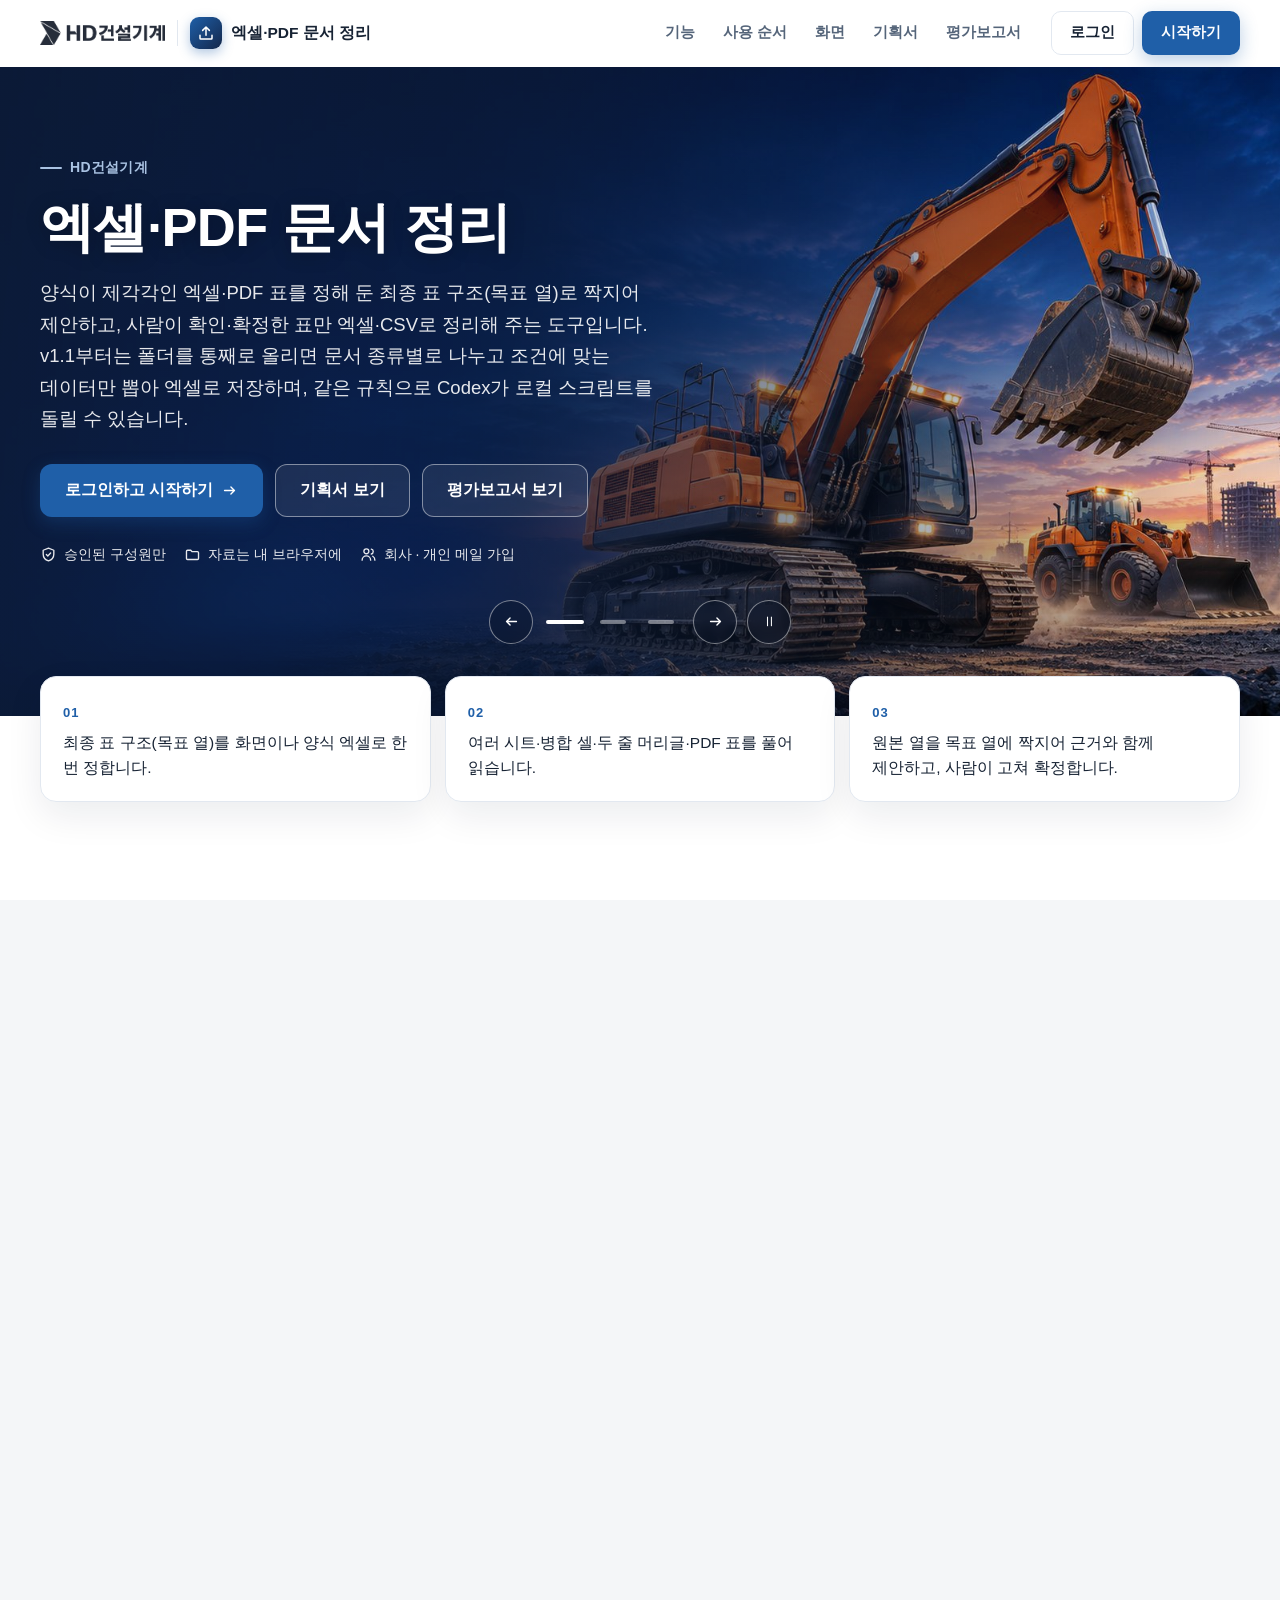
<file: index.html>
<!DOCTYPE html>
<html lang="ko">
<head>
<meta charset="UTF-8">
<meta name="viewport" content="width=device-width, initial-scale=1.0">
<title>엑셀·PDF 문서 정리 — 정해진 표 구조로 열 짝짓기</title>
<!-- seo-kit: 검색 · 공유 미리보기(주소를 옮기면 이 묶음의 주소를 내 주소로) -->
<link rel="canonical" href="https://build-2611-02.jobability.co.kr/">
<meta name="robots" content="index,follow">
<meta property="og:type" content="website">
<meta property="og:site_name" content="HD건설기계">
<meta property="og:title" content="HD건설기계 · 엑셀·PDF 문서 정리">
<meta property="og:description" content="양식이 제각각인 엑셀·PDF 표를 정해 둔 최종 표 구조(목표 열)로 짝지어 제안하고, 사람이 확인·확정한 표만 엑셀·CSV로 정리해 주는 도구입니다. v1.1부터는 폴더를 통째로 올리면 문서 종류별로 나누고 조건에 맞는 데이터만 뽑아 엑셀로 저장하며, 같은 규칙으로 Codex가 로컬">
<meta property="og:url" content="https://build-2611-02.jobability.co.kr/">
<meta property="og:image" content="https://build-2611-02.jobability.co.kr/og-image.png?v=2">
<meta property="og:image:secure_url" content="https://build-2611-02.jobability.co.kr/og-image.png?v=2">
<meta property="og:image:type" content="image/png">
<meta property="og:image:width" content="1200">
<meta property="og:image:height" content="630">
<meta property="og:image:alt" content="엑셀·PDF 문서 정리">
<meta property="og:locale" content="ko_KR">
<meta name="twitter:card" content="summary_large_image">
<meta name="twitter:title" content="HD건설기계 · 엑셀·PDF 문서 정리">
<meta name="twitter:description" content="양식이 제각각인 엑셀·PDF 표를 정해 둔 최종 표 구조(목표 열)로 짝지어 제안하고, 사람이 확인·확정한 표만 엑셀·CSV로 정리해 주는 도구입니다. v1.1부터는 폴더를 통째로 올리면 문서 종류별로 나누고 조건에 맞는 데이터만 뽑아 엑셀로 저장하며, 같은 규칙으로 Codex가 로컬">
<meta name="twitter:image" content="https://build-2611-02.jobability.co.kr/og-image.png?v=2">
<!-- /seo-kit -->
<meta name="description" content="양식이 제각각인 엑셀·PDF 표를 정해 둔 최종 표 구조(목표 열)로 짝지어 제안하고, 사람이 확인·확정한 표만 엑셀·CSV로 정리해 주는 도구입니다. v1.1부터는 폴더를 통째로 올리면 문서 종류별로 나누고 조건에 맞는 데이터만 뽑아 엑셀로 저장하며, 같은 규칙으로 Codex가 로컬 스크립트를 돌릴 수 있습니다.">
<link rel="icon" href="favicon.svg" type="image/svg+xml">
<link rel="stylesheet" href="css/style.css">
<link rel="stylesheet" href="css/app.css">
<!-- auth-kit: 로그인 전에는 도구 화면을 감춘다(js/auth.js 가 판정 뒤 푼다) -->
<script>document.documentElement.classList.add('auth-lock')</script>
<link rel="stylesheet" href="css/auth.css?v=2026-11-13.13">
<link rel="stylesheet" href="css/board.css?v=2026-11-13.13">
<link rel="stylesheet" href="css/kit-build.css?v=2026-11-13.13">
<!-- /auth-kit -->
</head>
<body>

<nav class="topnav" aria-label="주요 메뉴">
  <div class="topnav-inner">
    <a class="topnav-brand" href="index.html">엑셀·PDF 문서 정리 <small>build-2611-02 · 기획 Wang Jeon</small></a>
    <ul class="topnav-links">
      <li><a href="#s-target">목표 표</a></li>
      <li><a href="#s-files">파일</a></li>
      <li><a href="#s-map">짝짓기</a></li>
      <li><a href="#s-result">결과</a></li>
      <li><a href="folder.html">폴더 분류</a></li>
      <li><a href="guide.html">사용법</a></li>
      <li><a href="plan.html">기획서</a></li>
    </ul>
  </div>
</nav>

<header class="hero"><div class="wrap">
  <div class="eyebrow">생성형 AI 업무자동화 전문가과정 · 2차수 · 프로젝트 02</div>
  <h1>엑셀·PDF 문서 정리</h1>
  <p>양식이 제각각인 견적서·부품 목록을 올리면 <b>정해 둔 최종 표 구조</b>에 맞춰 원본 열을 짝지어 제안합니다.
     여러 시트·병합 셀·두 줄 머리글도 풀어 읽고, <b>사람이 확인하고 확정</b>한 표만 엑셀·CSV로 내보냅니다.
     확정한 짝짓기는 규칙으로 저장해 다음 파일에 그대로 씁니다.</p>
</div></header>

<main><div class="wrap">

<section id="s-target" class="card">
  <h2 style="margin-top:0">1. 최종 표 구조(목표 열)</h2>
  <p class="sub">정리된 결과가 가져야 할 열입니다. 화면에서 고치거나, 첫 줄에 열 이름을 적은 양식 엑셀을 올리세요.
     이름 끝에 <code>*</code> 를 붙이면 필수 열입니다. 목표 열을 바꾸면 아직 확정하지 않은 표의 제안을 다시 만듭니다.</p>
  <div class="tablewrap"><table class="targets">
    <thead><tr><th>#</th><th>열 이름</th><th>형식</th><th>필수</th><th></th></tr></thead>
    <tbody id="targets"></tbody>
  </table></div>
  <div class="btnrow">
    <button class="btn" id="btn-add-target">열 추가</button>
    <label class="btn" for="tpl-file">양식 엑셀 올리기</label>
    <input type="file" id="tpl-file" accept=".xlsx,.xls,.csv">
    <button class="btn" id="btn-tpl">양식 내려받기</button>
    <button class="btn" id="btn-reset-target">기본값(부품·견적)으로</button>
  </div>
  <div id="target-status"></div>
</section>

<section id="s-files" class="card">
  <h2 style="margin-top:0">2. 정리할 파일을 올리세요</h2>
  <p class="sub">엑셀(.xlsx·.xls)·CSV·PDF 를 여러 개 한꺼번에 올릴 수 있습니다. 시트마다, PDF 는 쪽마다 표 하나로 봅니다.</p>
  <label class="drop" id="drop">
    <input type="file" id="file" accept=".xlsx,.xls,.csv,.pdf" multiple>
    <b>파일을 끌어다 놓거나 눌러서 고르세요</b>
    <span>파일은 서버로 올라가지 않습니다 · 브라우저 안에서만 읽고 정리합니다</span>
  </label>
  <div class="btnrow">
    <button class="btn primary" id="btn-sample">예제로 해보기</button>
    <button class="btn" id="btn-clear-files">올린 파일 모두 지우기</button>
  </div>
  <p class="sub" style="margin-top:10px">예제는 양식이 서로 다른 가짜 업체 파일 3개(시트 5장)입니다. 예제 데이터는 실제 사내 데이터가 아닙니다.</p>
  <div class="note lead-link">폴더를 통째로 올려 문서 종류별로 나누고 조건에 맞는 데이터만 뽑으려면 <a href="folder.html">폴더 분류</a>를 쓰세요(v1.1).
    <a href="folder.html#example" id="go-folder-sample">예제 폴더로 바로 보기</a></div>
  <div id="sample-links" class="btnrow"></div>
  <div id="file-status"></div>
  <div id="tables-box" hidden>
    <h3>읽은 표</h3>
    <ul id="tables" class="tables"></ul>
    <div class="btnrow">
      <button class="btn" id="btn-confirm-all">검토 중인 표를 제안대로 모두 확정</button>
    </div>
  </div>
</section>

<section id="s-map" class="card" hidden>
  <h2 style="margin-top:0">3. 열 짝짓기 확인</h2>
  <div id="map-head"></div>
  <div class="ctrl">
    <label>머리글 시작 행 <input type="number" id="h-start" min="1" step="1"></label>
    <label>머리글 줄 수 <input type="number" id="h-count" min="1" max="5" step="1"></label>
    <button class="btn" id="h-apply">이 머리글로 다시 읽기</button>
    <button class="btn" id="h-auto">자동으로</button>
  </div>
  <p class="sub">원본 미리보기 — 진한 줄은 머리글, 흐린 줄은 버린 줄(합계 등), <span class="mf-chip">병</span> 표시 칸은 병합 범위를 풀어 채운 값입니다.</p>
  <div class="tablewrap preview" id="preview"></div>
  <h3>목표 열 ← 원본</h3>
  <div class="tablewrap"><table class="maptable">
    <thead><tr><th>목표 열</th><th>원본에서 가져올 곳</th><th>근거</th><th>미리보기(앞 3줄)</th></tr></thead>
    <tbody id="maptable"></tbody>
  </table></div>
  <div class="btnrow">
    <button class="btn primary" id="btn-confirm">이 표 확정</button>
    <button class="btn" id="btn-resuggest">규칙 기반으로 다시 제안</button>
    <button class="btn" id="btn-ai">AI 제안 받기(선택)</button>
    <button class="btn" id="btn-exclude">이 표 빼기</button>
  </div>
  <div class="ctrl">
    <label class="chk"><input type="checkbox" id="save-rule" checked> 확정할 때 짝짓기 규칙으로 저장</label>
    <label>규칙 이름 <input type="text" id="rule-name" size="26"></label>
  </div>
  <div id="map-status"></div>
  <div id="map-issues"></div>
</section>

<section id="s-result" class="card" hidden>
  <h2 style="margin-top:0">4. 정리 결과</h2>
  <p class="sub">확정한 표만 모읍니다. 칸의 작은 표시는 그 값이 어디서 왔는지입니다 — 표시가 없는 값은 문서에 적힌 그대로입니다.</p>
  <div id="result-stats"></div>
  <div class="legend marks-legend" id="marks-legend"></div>
  <div class="tablewrap" id="result-table"></div>
  <div id="result-issues"></div>
  <div class="btnrow">
    <button class="btn green" id="btn-xlsx">엑셀로 내려받기</button>
    <button class="btn" id="btn-csv">CSV로 내려받기</button>
  </div>
</section>

<section id="s-rules" class="card">
  <h2 style="margin-top:0">5. 저장한 짝짓기 규칙</h2>
  <p class="sub">같은 양식의 파일을 다시 올리면 열 이름이 60% 이상 겹치는 규칙을 찾아 그대로 씁니다.
     규칙은 이 브라우저에만 저장됩니다. 다른 PC 로 옮기려면 JSON 으로 내보내고 불러오세요.</p>
  <ul id="rules" class="rules"></ul>
  <div class="btnrow">
    <button class="btn" id="btn-rules-export">규칙 JSON 내보내기</button>
    <label class="btn" for="rules-file">규칙 JSON 불러오기</label>
    <input type="file" id="rules-file" accept=".json,application/json">
  </div>
  <div id="rules-status"></div>
</section>

<section id="s-ai" class="card">
  <h2 style="margin-top:0">6. AI 연결(선택)</h2>
  <p class="sub">AI 없이도 짝짓기 제안·정리·내보내기가 모두 됩니다. AI 는 이름만으로 짝을 찾기 어려운 열에 대한 <b>보조 제안</b>입니다.
     AI 에는 표 전체가 아니라 <b>열 이름과 예시 값 3개</b>만 보냅니다. 보내기 전에 한 번 더 묻습니다.</p>
  <div class="form">
    <label>제공자
      <select id="ai-provider">
        <option value="openai">OpenAI (gpt-4o-mini)</option>
        <option value="anthropic">Anthropic (claude-haiku-5-5)</option>
      </select></label>
    <label class="wide">API 키 <input type="password" id="ai-key" autocomplete="off" placeholder="sk-..."></label>
  </div>
  <div class="btnrow">
    <button class="btn" id="btn-ai-save">키 저장</button>
    <button class="btn" id="btn-ai-forget">키 지우기</button>
  </div>
  <p class="sub" style="margin-top:10px">키는 이 브라우저(localStorage)에만 저장되고 선택한 AI 회사 주소로만 보냅니다.</p>
  <div id="ai-status"></div>
</section>

</div></main>

<footer><div class="wrap">
  생성형 AI 업무자동화 전문가과정 2차수 · 프로젝트 02 · 기획 Wang Jeon ·
  예제 데이터는 실제 사내 데이터가 아닙니다.
</div></footer>

<script src="lib/xlsx.full.min.js"></script>
<script src="js/engine.js"></script>
<script src="js/app.js"></script>
<!-- auth-kit: 로그인 · 사용 신청 · 승인 · 게시판(키트 정본 data10-00/kit/auth, 적용 build-2611-00/tools/kit) -->
<script src="vendor/supabase.js?v=2026-11-13.13"></script>
<script src="js/auth-config.js?v=2026-11-13.13"></script>
<script src="js/kit-build.js?v=2026-11-13.13"></script>
<script src="js/board.js?v=2026-11-13.13"></script>
<script src="js/auth.js?v=2026-11-13.13"></script>
<!-- /auth-kit -->
</body>
</html>
</file>
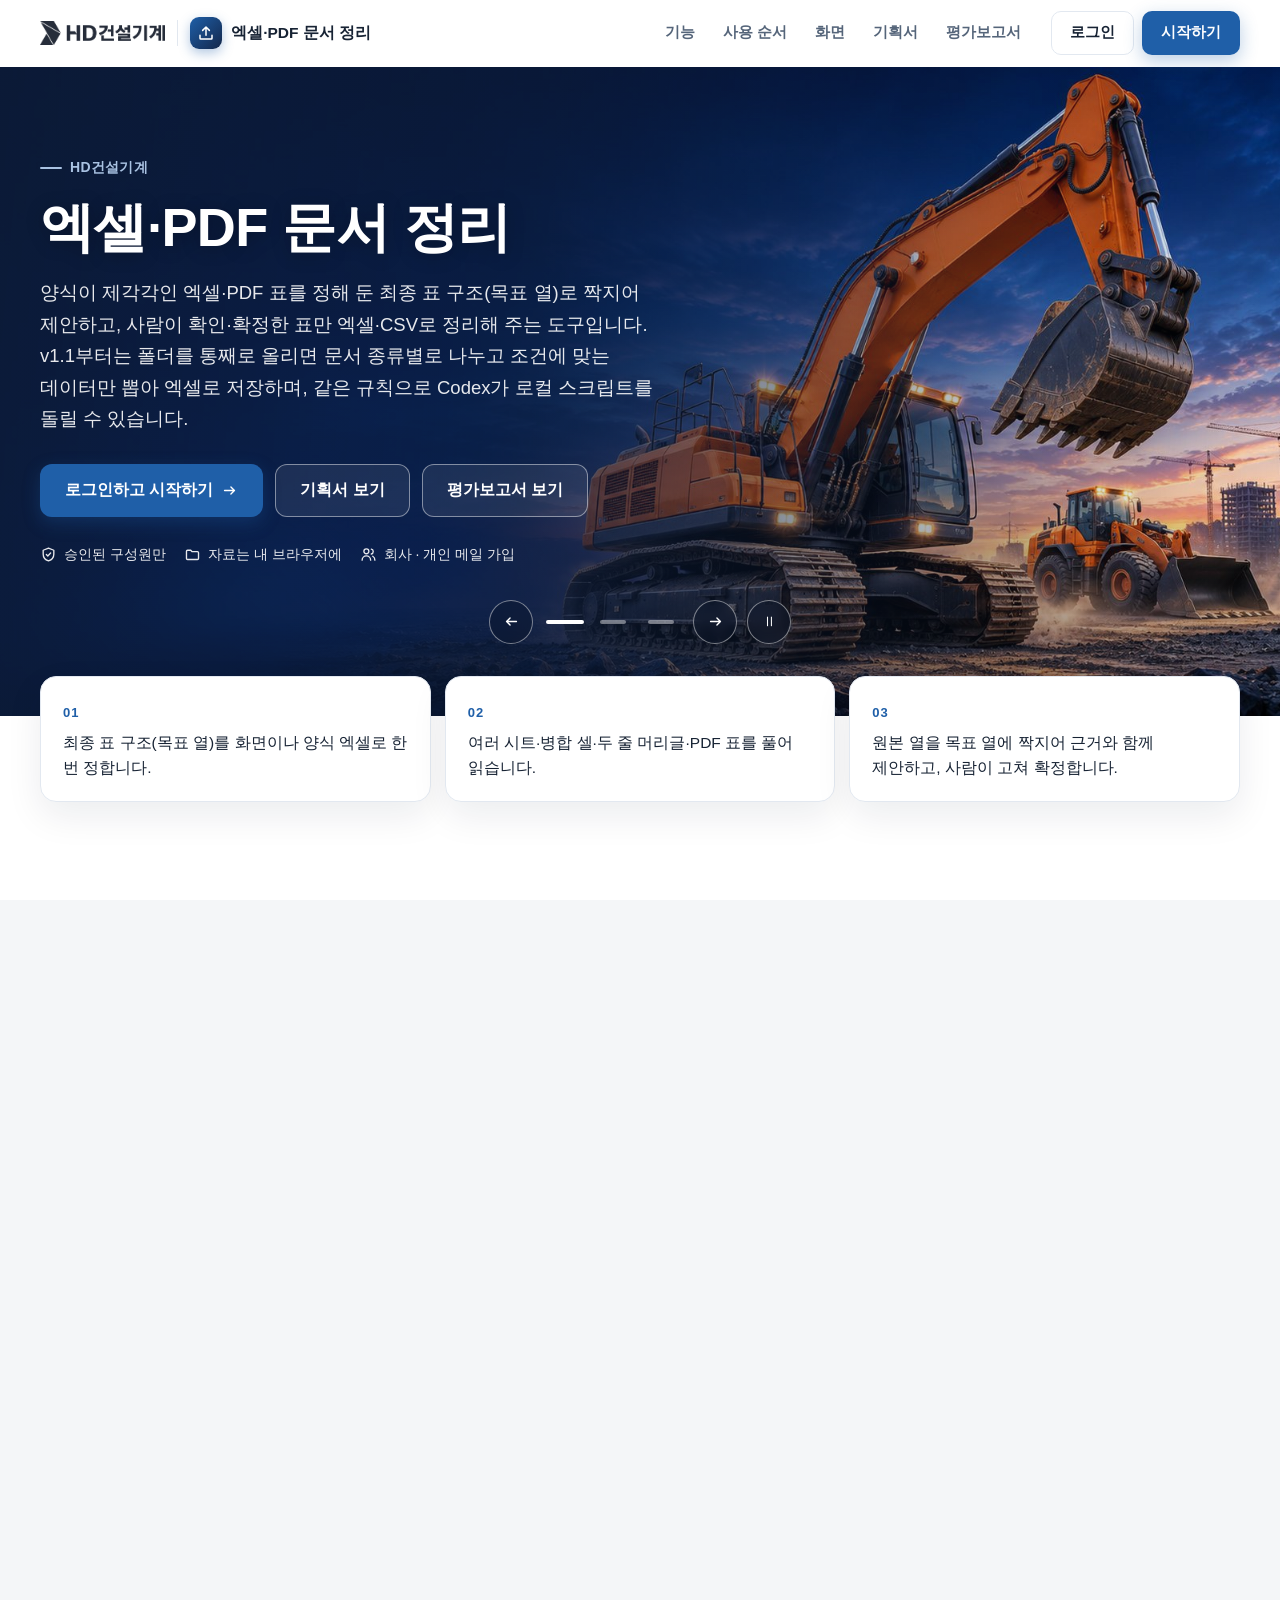
<file: folder.html>
<!DOCTYPE html>
<html lang="ko">
<head>
<meta charset="UTF-8">
<meta name="viewport" content="width=device-width, initial-scale=1.0">
<title>폴더 분류·추출 — 엑셀·PDF 문서 정리</title>
<!-- seo-kit: 검색 · 공유 미리보기(주소를 옮기면 이 묶음의 주소를 내 주소로) -->
<link rel="canonical" href="https://build-2611-02.jobability.co.kr/folder.html">
<meta name="robots" content="index,follow">
<meta property="og:type" content="website">
<meta property="og:site_name" content="HD건설기계">
<meta property="og:title" content="폴더 분류·추출 — 엑셀·PDF 문서 정리">
<meta property="og:description" content="폴더를 통째로 올리면 안의 엑셀·PDF 를 규칙(파일 이름·머리글·본문 낱말)으로 문서 종류별로 나누고, 종류마다 정한 조건의 데이터를 뽑아 엑셀로 저장합니다. Codex 용 로컬 스크립트와 같은 규칙 파일을 씁니다.">
<meta property="og:url" content="https://build-2611-02.jobability.co.kr/folder.html">
<meta property="og:image" content="https://build-2611-02.jobability.co.kr/og-image.png?v=2">
<meta property="og:image:secure_url" content="https://build-2611-02.jobability.co.kr/og-image.png?v=2">
<meta property="og:image:type" content="image/png">
<meta property="og:image:width" content="1200">
<meta property="og:image:height" content="630">
<meta property="og:image:alt" content="엑셀·PDF 문서 정리">
<meta property="og:locale" content="ko_KR">
<meta name="twitter:card" content="summary_large_image">
<meta name="twitter:title" content="폴더 분류·추출 — 엑셀·PDF 문서 정리">
<meta name="twitter:description" content="폴더를 통째로 올리면 안의 엑셀·PDF 를 규칙(파일 이름·머리글·본문 낱말)으로 문서 종류별로 나누고, 종류마다 정한 조건의 데이터를 뽑아 엑셀로 저장합니다. Codex 용 로컬 스크립트와 같은 규칙 파일을 씁니다.">
<meta name="twitter:image" content="https://build-2611-02.jobability.co.kr/og-image.png?v=2">
<!-- /seo-kit -->
<meta name="description" content="폴더를 통째로 올리면 안의 엑셀·PDF 를 규칙(파일 이름·머리글·본문 낱말)으로 문서 종류별로 나누고, 종류마다 정한 조건의 데이터를 뽑아 엑셀로 저장합니다. Codex 용 로컬 스크립트와 같은 규칙 파일을 씁니다.">
<link rel="icon" href="favicon.svg" type="image/svg+xml">
<link rel="stylesheet" href="css/style.css">
<link rel="stylesheet" href="css/app.css">
<!-- auth-kit: 로그인 전에는 도구 화면을 감춘다(js/auth.js 가 판정 뒤 푼다) -->
<script>document.documentElement.classList.add('auth-lock')</script>
<link rel="stylesheet" href="css/auth.css?v=2026-11-13.13">
<link rel="stylesheet" href="css/board.css?v=2026-11-13.13">
<link rel="stylesheet" href="css/kit-build.css?v=2026-11-13.13">
<!-- /auth-kit -->
</head>
<body>

<nav class="topnav" aria-label="주요 메뉴">
  <div class="topnav-inner">
    <a class="topnav-brand" href="index.html">엑셀·PDF 문서 정리 <small>build-2611-02 · 기획 Wang Jeon</small></a>
    <ul class="topnav-links">
      <li><a href="index.html">정리하기</a></li>
      <li><a href="folder.html" class="active" aria-current="page">폴더 분류</a></li>
      <li><a href="guide.html">사용법</a></li>
      <li><a href="plan.html">기획서</a></li>
    </ul>
  </div>
</nav>

<header class="hero"><div class="wrap">
  <div class="eyebrow">생성형 AI 업무자동화 전문가과정 · 2차수 · 프로젝트 02 · v1.1</div>
  <h1>폴더 분류·추출</h1>
  <p>폴더를 통째로 올리면 안의 엑셀·PDF 를 <b>규칙(파일 이름·머리글·본문 낱말)</b>으로 문서 종류별로 나눕니다.
     종류마다 정한 항목을 뽑고, <b>추출 조건에 맞는 행만</b> 남겨 엑셀로 저장합니다.
     같은 규칙 파일로 Codex 가 로컬 스크립트를 돌려 폴더를 주기적으로 처리할 수 있습니다.</p>
</div></header>

<main><div class="wrap">

<section id="s-folder" class="card">
  <h2 style="margin-top:0">1. 폴더를 올리세요</h2>
  <p class="sub">하위 폴더까지 모두 읽습니다. 엑셀(.xlsx·.xls)·CSV·PDF(글자가 든 것)만 분류하고, 다른 파일은 「건너뜀」으로 보여 줍니다.</p>
  <label class="drop" id="fc-drop">
    <input type="file" id="fc-folder" webkitdirectory directory multiple>
    <b>폴더를 끌어다 놓거나 눌러서 고르세요</b>
    <span>파일은 서버로 올라가지 않습니다 · 브라우저 안에서만 읽고 분류합니다</span>
  </label>
  <div class="btnrow">
    <button class="btn primary" id="btn-fc-sample">예제 폴더로 해보기</button>
    <label class="btn" for="fc-files">파일 여러 개 고르기</label>
    <input type="file" id="fc-files" accept=".xlsx,.xls,.xlsm,.csv,.pdf" multiple>
    <button class="btn" id="btn-fc-clear">지우기</button>
  </div>
  <p class="sub" style="margin-top:10px">예제 폴더는 견적서·거래명세서·검사성적서 각 2개, 확인 필요 1개, 미분류 1개, 메모 파일 1개입니다(가짜 업체). 예제 데이터는 실제 사내 데이터가 아닙니다.</p>
  <div id="fc-status"></div>
</section>

<section id="s-groups" class="card" hidden>
  <h2 style="margin-top:0">2. 분류 결과</h2>
  <p class="sub">점수는 규칙 파일의 낱말이 파일 이름·머리글·본문에 있을 때마다 그 가중치를 더한 값입니다. 근거를 보고 틀리면 종류를 고르세요.
     최소 점수에 못 미치면 「미분류」, 1·2위 점수 차이가 기준 이내면 「확인 필요」입니다. 둘 다 사람이 고르기 전에는 뽑지 않습니다.</p>
  <div id="fc-stats"></div>
  <div id="fc-groups"></div>
</section>

<section id="s-extract" class="card" hidden>
  <h2 style="margin-top:0">3. 종류별 추출 결과</h2>
  <p class="sub">칸의 작은 표시는 값이 어디서 왔는지입니다 — 표시가 없는 값은 문서에 적힌 그대로입니다. 추출 조건에 맞지 않은 행은 사유와 함께 「뺀 행」에 남깁니다.</p>
  <div id="fc-extract"></div>
  <div class="btnrow">
    <button class="btn green" id="btn-fc-xlsx">엑셀로 내려받기(종류별 시트 + 분류표)</button>
  </div>
</section>

<section id="s-fc-rules" class="card">
  <h2 style="margin-top:0">4. 분류 규칙</h2>
  <p class="sub">문서 종류마다 판정 낱말(가중치)·최소 점수·뽑을 항목·추출 조건을 정합니다. 아래 JSON 을 고치고 「적용」을 누르면 다시 분류합니다.
     규칙은 이 브라우저에 저장됩니다. 내려받은 파일을 리포의 <code>rules/doc-types.json</code> 에 덮어쓰면 로컬 스크립트도 같은 규칙으로 돕니다.</p>
  <div class="tablewrap"><table>
    <thead><tr><th>종류</th><th>최소 점수</th><th>판정 낱말</th><th>뽑을 항목</th><th>추출 조건</th></tr></thead>
    <tbody id="fc-rules-sum"></tbody>
  </table></div>
  <details>
    <summary>규칙 JSON 고치기</summary>
    <textarea id="fc-rules-json" class="rules-json" rows="18" spellcheck="false" aria-label="분류 규칙 JSON"></textarea>
  </details>
  <div class="btnrow">
    <button class="btn primary" id="btn-fc-rules-apply">적용</button>
    <button class="btn" id="btn-fc-rules-dl">규칙 JSON 내려받기</button>
    <label class="btn" for="fc-rules-up">규칙 JSON 올리기</label>
    <input type="file" id="fc-rules-up" accept=".json,application/json">
    <button class="btn" id="btn-fc-rules-reset">기본 규칙으로</button>
  </div>
  <div id="fc-rules-status"></div>
</section>

<section id="s-codex" class="card">
  <h2 style="margin-top:0">5. Codex 로 폴더를 주기적으로 처리하기</h2>
  <p>Codex 는 웹페이지 안에서 돌지 않습니다. 대신 리포의 <code>AGENTS.md</code>(Codex 작업 지시서)와 로컬 스크립트를 씁니다.
     스크립트는 이 화면과 <b>같은 엔진·같은 규칙 파일</b>로 분류하고 결과 엑셀을 만듭니다.</p>
  <pre class="cmd">node tools/folder-run.mjs &lt;폴더&gt; --rules rules/doc-types.json --out 결과.xlsx --processed processed.json</pre>
  <p class="sub"><code>--processed</code> 를 주면 이미 처리한 파일(경로·크기·고친 시각이 같은 것)은 건너뜁니다. npm 설치가 필요 없습니다(node 만 있으면 됩니다).
     자세한 절차는 <a href="guide.html#folder">사용법 — 폴더 분류</a>에 있습니다.</p>
</section>

</div></main>

<footer><div class="wrap">
  생성형 AI 업무자동화 전문가과정 2차수 · 프로젝트 02 · 기획 Wang Jeon ·
  예제 데이터는 실제 사내 데이터가 아닙니다.
</div></footer>

<script src="lib/xlsx.full.min.js"></script>
<script src="js/engine.js"></script>
<script src="js/classify.js"></script>
<script src="js/folder.js"></script>
<!-- auth-kit: 로그인 · 사용 신청 · 승인 · 게시판(키트 정본 data10-00/kit/auth, 적용 build-2611-00/tools/kit) -->
<script src="vendor/supabase.js?v=2026-11-13.13"></script>
<script src="js/auth-config.js?v=2026-11-13.13"></script>
<script src="js/kit-build.js?v=2026-11-13.13"></script>
<script src="js/board.js?v=2026-11-13.13"></script>
<script src="js/auth.js?v=2026-11-13.13"></script>
<!-- /auth-kit -->
</body>
</html>
</file>
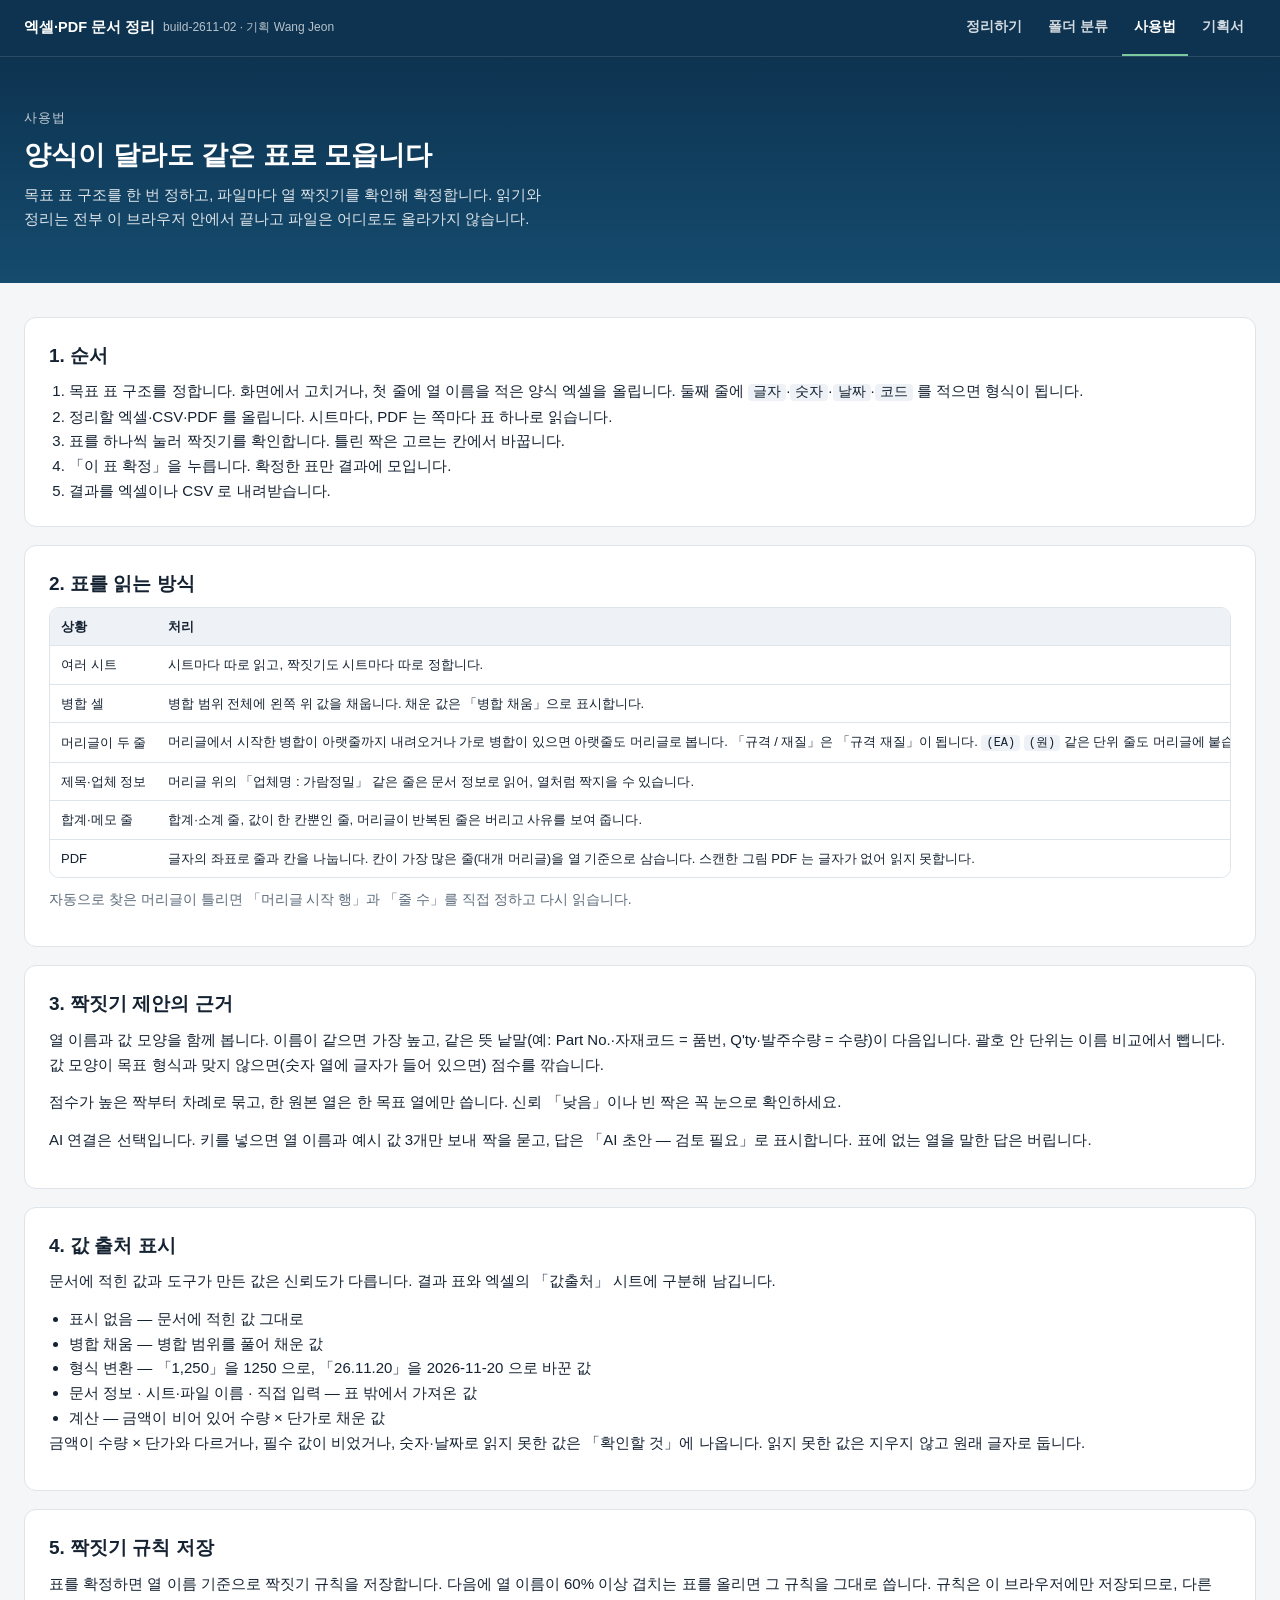
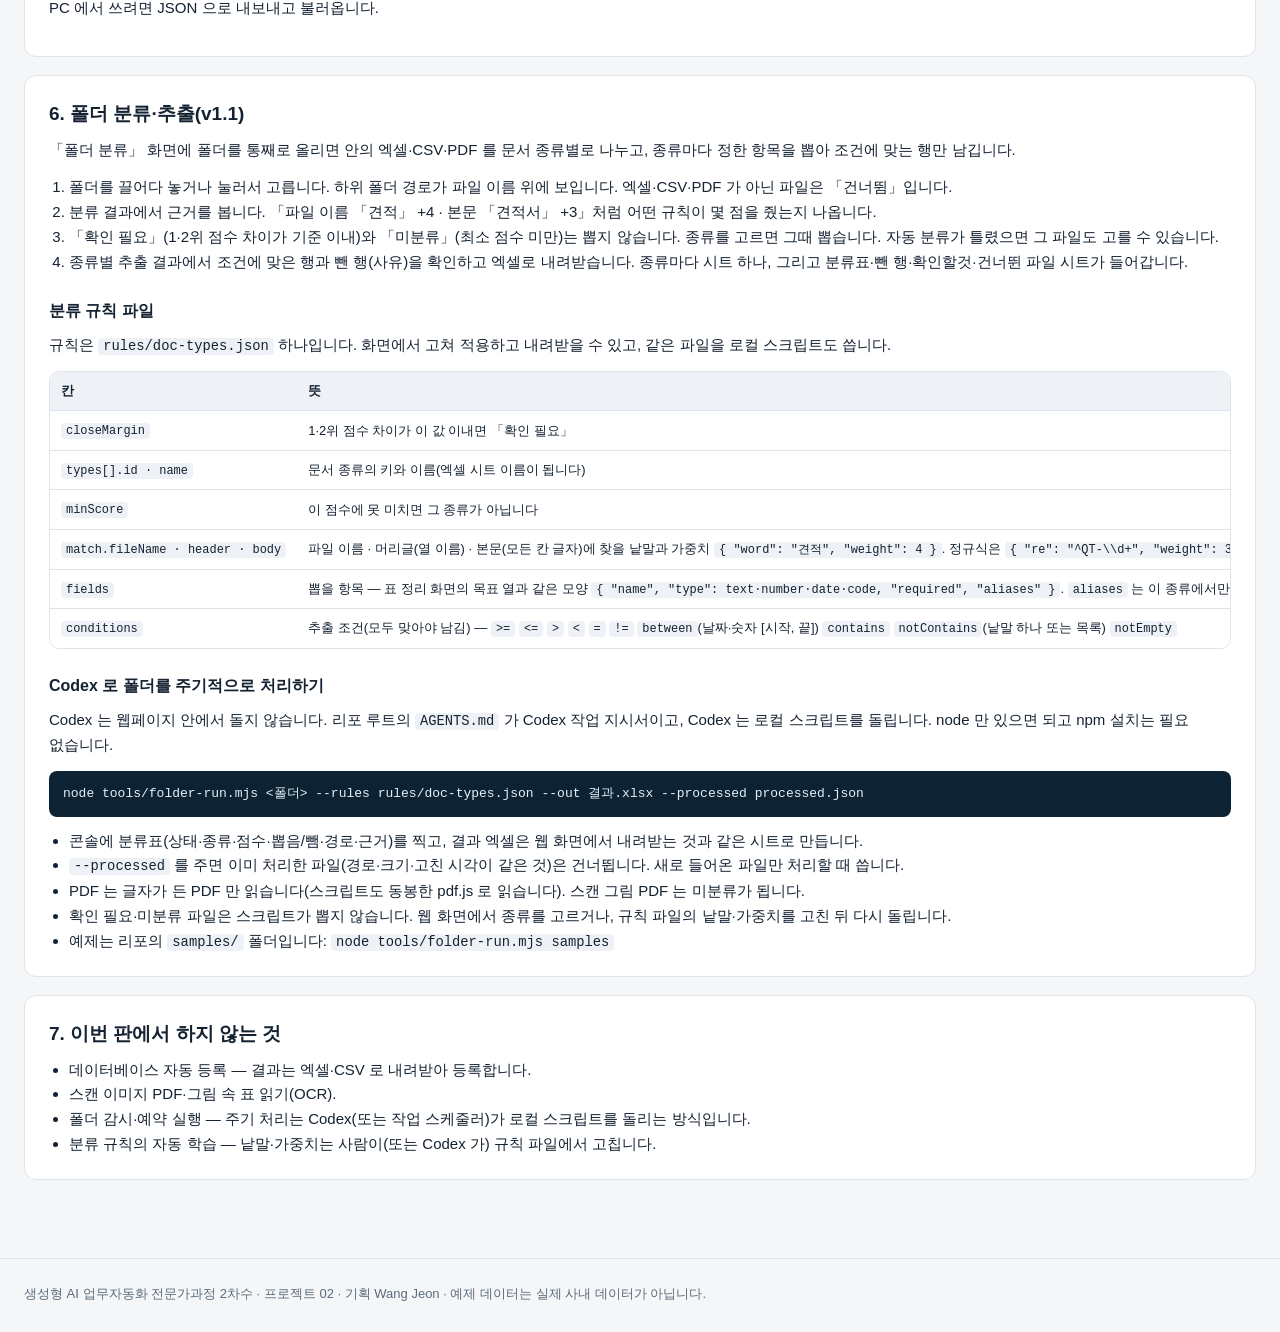
<file: guide.html>
<!DOCTYPE html>
<html lang="ko">
<head>
<meta charset="UTF-8">
<meta name="viewport" content="width=device-width, initial-scale=1.0">
<title>사용법 — 엑셀·PDF 문서 정리</title>
<!-- seo-kit: 검색 · 공유 미리보기(주소를 옮기면 이 묶음의 주소를 내 주소로) -->
<link rel="canonical" href="https://build-2611-02.jobability.co.kr/guide.html">
<meta name="robots" content="index,follow">
<meta property="og:type" content="website">
<meta property="og:site_name" content="HD건설기계">
<meta property="og:title" content="사용법 — 엑셀·PDF 문서 정리">
<meta property="og:description" content="양식이 제각각인 엑셀·PDF 표를 정해 둔 최종 표 구조(목표 열)로 짝지어 제안하고, 사람이 확인·확정한 표만 엑셀·CSV로 정리해 주는 도구입니다. v1.1부터는 폴더를 통째로 올리면 문서 종류별로 나누고 조건에 맞는 데이터만 뽑아 엑셀로 저장하며, 같은 규칙으로 Codex가 로컬">
<meta property="og:url" content="https://build-2611-02.jobability.co.kr/guide.html">
<meta property="og:image" content="https://build-2611-02.jobability.co.kr/og-image.png?v=2">
<meta property="og:image:secure_url" content="https://build-2611-02.jobability.co.kr/og-image.png?v=2">
<meta property="og:image:type" content="image/png">
<meta property="og:image:width" content="1200">
<meta property="og:image:height" content="630">
<meta property="og:image:alt" content="엑셀·PDF 문서 정리">
<meta property="og:locale" content="ko_KR">
<meta name="twitter:card" content="summary_large_image">
<meta name="twitter:title" content="사용법 — 엑셀·PDF 문서 정리">
<meta name="twitter:description" content="양식이 제각각인 엑셀·PDF 표를 정해 둔 최종 표 구조(목표 열)로 짝지어 제안하고, 사람이 확인·확정한 표만 엑셀·CSV로 정리해 주는 도구입니다. v1.1부터는 폴더를 통째로 올리면 문서 종류별로 나누고 조건에 맞는 데이터만 뽑아 엑셀로 저장하며, 같은 규칙으로 Codex가 로컬">
<meta name="twitter:image" content="https://build-2611-02.jobability.co.kr/og-image.png?v=2">
<!-- /seo-kit -->
<link rel="icon" href="favicon.svg" type="image/svg+xml">
<link rel="stylesheet" href="css/style.css">
<link rel="stylesheet" href="css/app.css">
</head>
<body>
<nav class="topnav" aria-label="주요 메뉴">
  <div class="topnav-inner">
    <a class="topnav-brand" href="index.html">엑셀·PDF 문서 정리 <small>build-2611-02 · 기획 Wang Jeon</small></a>
    <ul class="topnav-links">
      <li><a href="index.html">정리하기</a></li>
      <li><a href="folder.html">폴더 분류</a></li>
      <li><a href="guide.html" class="active" aria-current="page">사용법</a></li>
      <li><a href="plan.html">기획서</a></li>
    </ul>
  </div>
</nav>
<header class="hero"><div class="wrap">
  <div class="eyebrow">사용법</div>
  <h1>양식이 달라도 같은 표로 모읍니다</h1>
  <p>목표 표 구조를 한 번 정하고, 파일마다 열 짝짓기를 확인해 확정합니다. 읽기와 정리는 전부 이 브라우저 안에서 끝나고 파일은 어디로도 올라가지 않습니다.</p>
</div></header>
<main><div class="wrap">
<div class="card">
  <h2 style="margin-top:0">1. 순서</h2>
  <ol style="margin-left:20px">
    <li>목표 표 구조를 정합니다. 화면에서 고치거나, 첫 줄에 열 이름을 적은 양식 엑셀을 올립니다. 둘째 줄에 <code>글자</code>·<code>숫자</code>·<code>날짜</code>·<code>코드</code> 를 적으면 형식이 됩니다.</li>
    <li>정리할 엑셀·CSV·PDF 를 올립니다. 시트마다, PDF 는 쪽마다 표 하나로 읽습니다.</li>
    <li>표를 하나씩 눌러 짝짓기를 확인합니다. 틀린 짝은 고르는 칸에서 바꿉니다.</li>
    <li>「이 표 확정」을 누릅니다. 확정한 표만 결과에 모입니다.</li>
    <li>결과를 엑셀이나 CSV 로 내려받습니다.</li>
  </ol>
</div>
<div class="card">
  <h2 style="margin-top:0">2. 표를 읽는 방식</h2>
  <div class="tablewrap"><table>
    <thead><tr><th>상황</th><th>처리</th></tr></thead>
    <tbody>
      <tr><td>여러 시트</td><td>시트마다 따로 읽고, 짝짓기도 시트마다 따로 정합니다.</td></tr>
      <tr><td>병합 셀</td><td>병합 범위 전체에 왼쪽 위 값을 채웁니다. 채운 값은 「병합 채움」으로 표시합니다.</td></tr>
      <tr><td>머리글이 두 줄</td><td>머리글에서 시작한 병합이 아랫줄까지 내려오거나 가로 병합이 있으면 아랫줄도 머리글로 봅니다. 「규격 / 재질」은 「규격 재질」이 됩니다. <code>(EA)</code> <code>(원)</code> 같은 단위 줄도 머리글에 붙습니다.</td></tr>
      <tr><td>제목·업체 정보</td><td>머리글 위의 「업체명 : 가람정밀」 같은 줄은 문서 정보로 읽어, 열처럼 짝지을 수 있습니다.</td></tr>
      <tr><td>합계·메모 줄</td><td>합계·소계 줄, 값이 한 칸뿐인 줄, 머리글이 반복된 줄은 버리고 사유를 보여 줍니다.</td></tr>
      <tr><td>PDF</td><td>글자의 좌표로 줄과 칸을 나눕니다. 칸이 가장 많은 줄(대개 머리글)을 열 기준으로 삼습니다. 스캔한 그림 PDF 는 글자가 없어 읽지 못합니다.</td></tr>
    </tbody>
  </table></div>
  <p class="sub" style="margin-top:10px">자동으로 찾은 머리글이 틀리면 「머리글 시작 행」과 「줄 수」를 직접 정하고 다시 읽습니다.</p>
</div>
<div class="card">
  <h2 style="margin-top:0">3. 짝짓기 제안의 근거</h2>
  <p>열 이름과 값 모양을 함께 봅니다.
  이름이 같으면 가장 높고, 같은 뜻 낱말(예: Part No.·자재코드 = 품번, Q'ty·발주수량 = 수량)이 다음입니다.
  괄호 안 단위는 이름 비교에서 뺍니다.
  값 모양이 목표 형식과 맞지 않으면(숫자 열에 글자가 들어 있으면) 점수를 깎습니다.</p>
  <p>점수가 높은 짝부터 차례로 묶고, 한 원본 열은 한 목표 열에만 씁니다. 신뢰 「낮음」이나 빈 짝은 꼭 눈으로 확인하세요.</p>
  <p>AI 연결은 선택입니다. 키를 넣으면 열 이름과 예시 값 3개만 보내 짝을 묻고, 답은 「AI 초안 — 검토 필요」로 표시합니다. 표에 없는 열을 말한 답은 버립니다.</p>
</div>
<div class="card">
  <h2 style="margin-top:0">4. 값 출처 표시</h2>
  <p>문서에 적힌 값과 도구가 만든 값은 신뢰도가 다릅니다. 결과 표와 엑셀의 「값출처」 시트에 구분해 남깁니다.</p>
  <ul style="margin-left:20px">
    <li>표시 없음 — 문서에 적힌 값 그대로</li>
    <li>병합 채움 — 병합 범위를 풀어 채운 값</li>
    <li>형식 변환 — 「1,250」을 1250 으로, 「26.11.20」을 2026-11-20 으로 바꾼 값</li>
    <li>문서 정보 · 시트·파일 이름 · 직접 입력 — 표 밖에서 가져온 값</li>
    <li>계산 — 금액이 비어 있어 수량 × 단가로 채운 값</li>
  </ul>
  <p>금액이 수량 × 단가와 다르거나, 필수 값이 비었거나, 숫자·날짜로 읽지 못한 값은 「확인할 것」에 나옵니다. 읽지 못한 값은 지우지 않고 원래 글자로 둡니다.</p>
</div>
<div class="card">
  <h2 style="margin-top:0">5. 짝짓기 규칙 저장</h2>
  <p>표를 확정하면 열 이름 기준으로 짝짓기 규칙을 저장합니다. 다음에 열 이름이 60% 이상 겹치는 표를 올리면 그 규칙을 그대로 씁니다.
  규칙은 이 브라우저에만 저장되므로, 다른 PC 에서 쓰려면 JSON 으로 내보내고 불러옵니다.</p>
</div>
<div class="card" id="folder">
  <h2 style="margin-top:0">6. 폴더 분류·추출(v1.1)</h2>
  <p>「폴더 분류」 화면에 폴더를 통째로 올리면 안의 엑셀·CSV·PDF 를 문서 종류별로 나누고, 종류마다 정한 항목을 뽑아 조건에 맞는 행만 남깁니다.</p>
  <ol style="margin-left:20px">
    <li>폴더를 끌어다 놓거나 눌러서 고릅니다. 하위 폴더 경로가 파일 이름 위에 보입니다. 엑셀·CSV·PDF 가 아닌 파일은 「건너뜀」입니다.</li>
    <li>분류 결과에서 근거를 봅니다. 「파일 이름 「견적」 +4 · 본문 「견적서」 +3」처럼 어떤 규칙이 몇 점을 줬는지 나옵니다.</li>
    <li>「확인 필요」(1·2위 점수 차이가 기준 이내)와 「미분류」(최소 점수 미만)는 뽑지 않습니다. 종류를 고르면 그때 뽑습니다. 자동 분류가 틀렸으면 그 파일도 고를 수 있습니다.</li>
    <li>종류별 추출 결과에서 조건에 맞은 행과 뺀 행(사유)을 확인하고 엑셀로 내려받습니다. 종류마다 시트 하나, 그리고 분류표·뺀 행·확인할것·건너뛴 파일 시트가 들어갑니다.</li>
  </ol>
  <h3>분류 규칙 파일</h3>
  <p>규칙은 <code>rules/doc-types.json</code> 하나입니다. 화면에서 고쳐 적용하고 내려받을 수 있고, 같은 파일을 로컬 스크립트도 씁니다.</p>
  <div class="tablewrap"><table>
    <thead><tr><th>칸</th><th>뜻</th></tr></thead>
    <tbody>
      <tr><td><code>closeMargin</code></td><td>1·2위 점수 차이가 이 값 이내면 「확인 필요」</td></tr>
      <tr><td><code>types[].id · name</code></td><td>문서 종류의 키와 이름(엑셀 시트 이름이 됩니다)</td></tr>
      <tr><td><code>minScore</code></td><td>이 점수에 못 미치면 그 종류가 아닙니다</td></tr>
      <tr><td><code>match.fileName · header · body</code></td><td>파일 이름 · 머리글(열 이름) · 본문(모든 칸 글자)에 찾을 낱말과 가중치 <code>{ "word": "견적", "weight": 4 }</code>. 정규식은 <code>{ "re": "^QT-\\d+", "weight": 3 }</code>. 공백·구두점·대소문자는 가리지 않고, 낱말 하나는 한 번만 셉니다.</td></tr>
      <tr><td><code>fields</code></td><td>뽑을 항목 — 표 정리 화면의 목표 열과 같은 모양 <code>{ "name", "type": text·number·date·code, "required", "aliases" }</code>. <code>aliases</code> 는 이 종류에서만 쓰는 같은 뜻 낱말입니다.</td></tr>
      <tr><td><code>conditions</code></td><td>추출 조건(모두 맞아야 남김) — <code>&gt;=</code> <code>&lt;=</code> <code>&gt;</code> <code>&lt;</code> <code>=</code> <code>!=</code> <code>between</code>(날짜·숫자 [시작, 끝]) <code>contains</code> <code>notContains</code>(낱말 하나 또는 목록) <code>notEmpty</code></td></tr>
    </tbody>
  </table></div>
  <h3>Codex 로 폴더를 주기적으로 처리하기</h3>
  <p>Codex 는 웹페이지 안에서 돌지 않습니다. 리포 루트의 <code>AGENTS.md</code> 가 Codex 작업 지시서이고, Codex 는 로컬 스크립트를 돌립니다. node 만 있으면 되고 npm 설치는 필요 없습니다.</p>
  <pre class="cmd">node tools/folder-run.mjs &lt;폴더&gt; --rules rules/doc-types.json --out 결과.xlsx --processed processed.json</pre>
  <ul style="margin-left:20px">
    <li>콘솔에 분류표(상태·종류·점수·뽑음/뺌·경로·근거)를 찍고, 결과 엑셀은 웹 화면에서 내려받는 것과 같은 시트로 만듭니다.</li>
    <li><code>--processed</code> 를 주면 이미 처리한 파일(경로·크기·고친 시각이 같은 것)은 건너뜁니다. 새로 들어온 파일만 처리할 때 씁니다.</li>
    <li>PDF 는 글자가 든 PDF 만 읽습니다(스크립트도 동봉한 pdf.js 로 읽습니다). 스캔 그림 PDF 는 미분류가 됩니다.</li>
    <li>확인 필요·미분류 파일은 스크립트가 뽑지 않습니다. 웹 화면에서 종류를 고르거나, 규칙 파일의 낱말·가중치를 고친 뒤 다시 돌립니다.</li>
    <li>예제는 리포의 <code>samples/</code> 폴더입니다: <code>node tools/folder-run.mjs samples</code></li>
  </ul>
</div>
<div class="card">
  <h2 style="margin-top:0">7. 이번 판에서 하지 않는 것</h2>
  <ul style="margin-left:20px">
    <li>데이터베이스 자동 등록 — 결과는 엑셀·CSV 로 내려받아 등록합니다.</li>
    <li>스캔 이미지 PDF·그림 속 표 읽기(OCR).</li>
    <li>폴더 감시·예약 실행 — 주기 처리는 Codex(또는 작업 스케줄러)가 로컬 스크립트를 돌리는 방식입니다.</li>
    <li>분류 규칙의 자동 학습 — 낱말·가중치는 사람이(또는 Codex 가) 규칙 파일에서 고칩니다.</li>
  </ul>
</div>
</div></main>
<footer><div class="wrap">생성형 AI 업무자동화 전문가과정 2차수 · 프로젝트 02 · 기획 Wang Jeon · 예제 데이터는 실제 사내 데이터가 아닙니다.</div></footer>
</body>
</html>
</file>
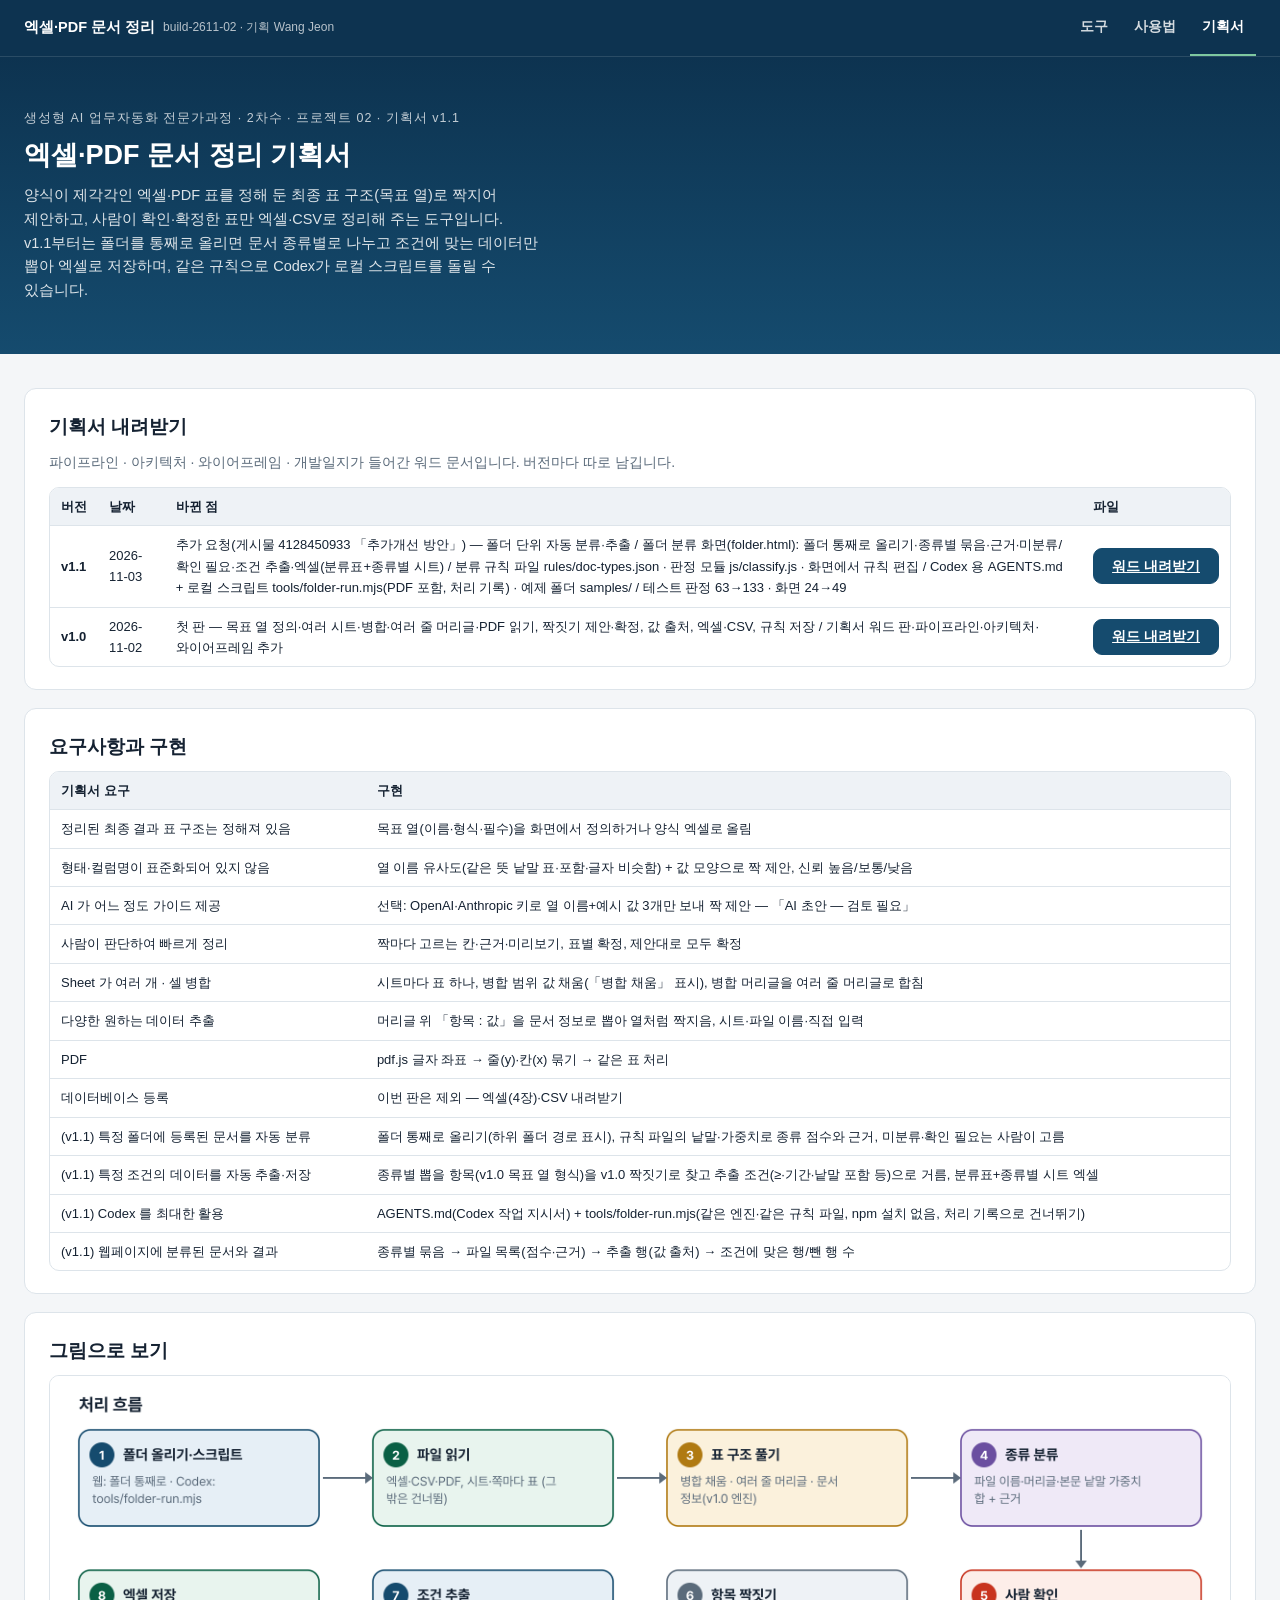
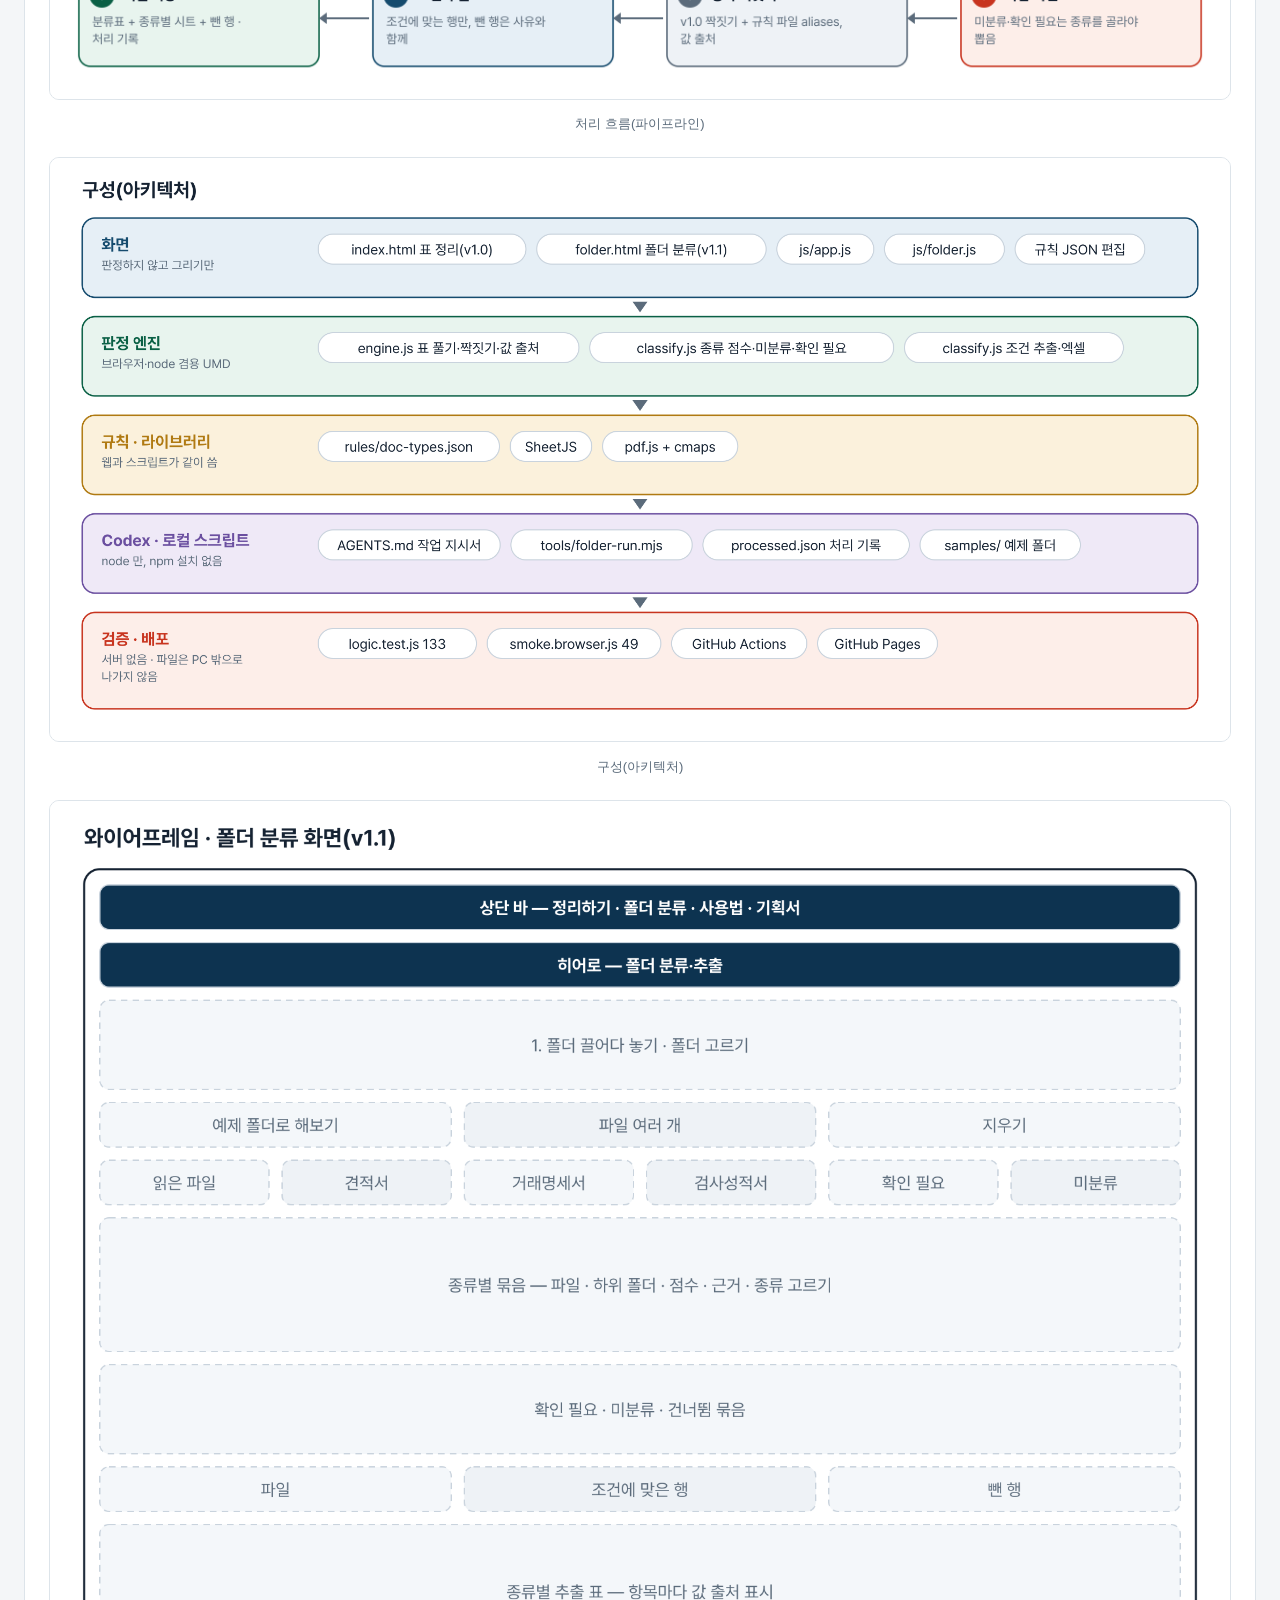
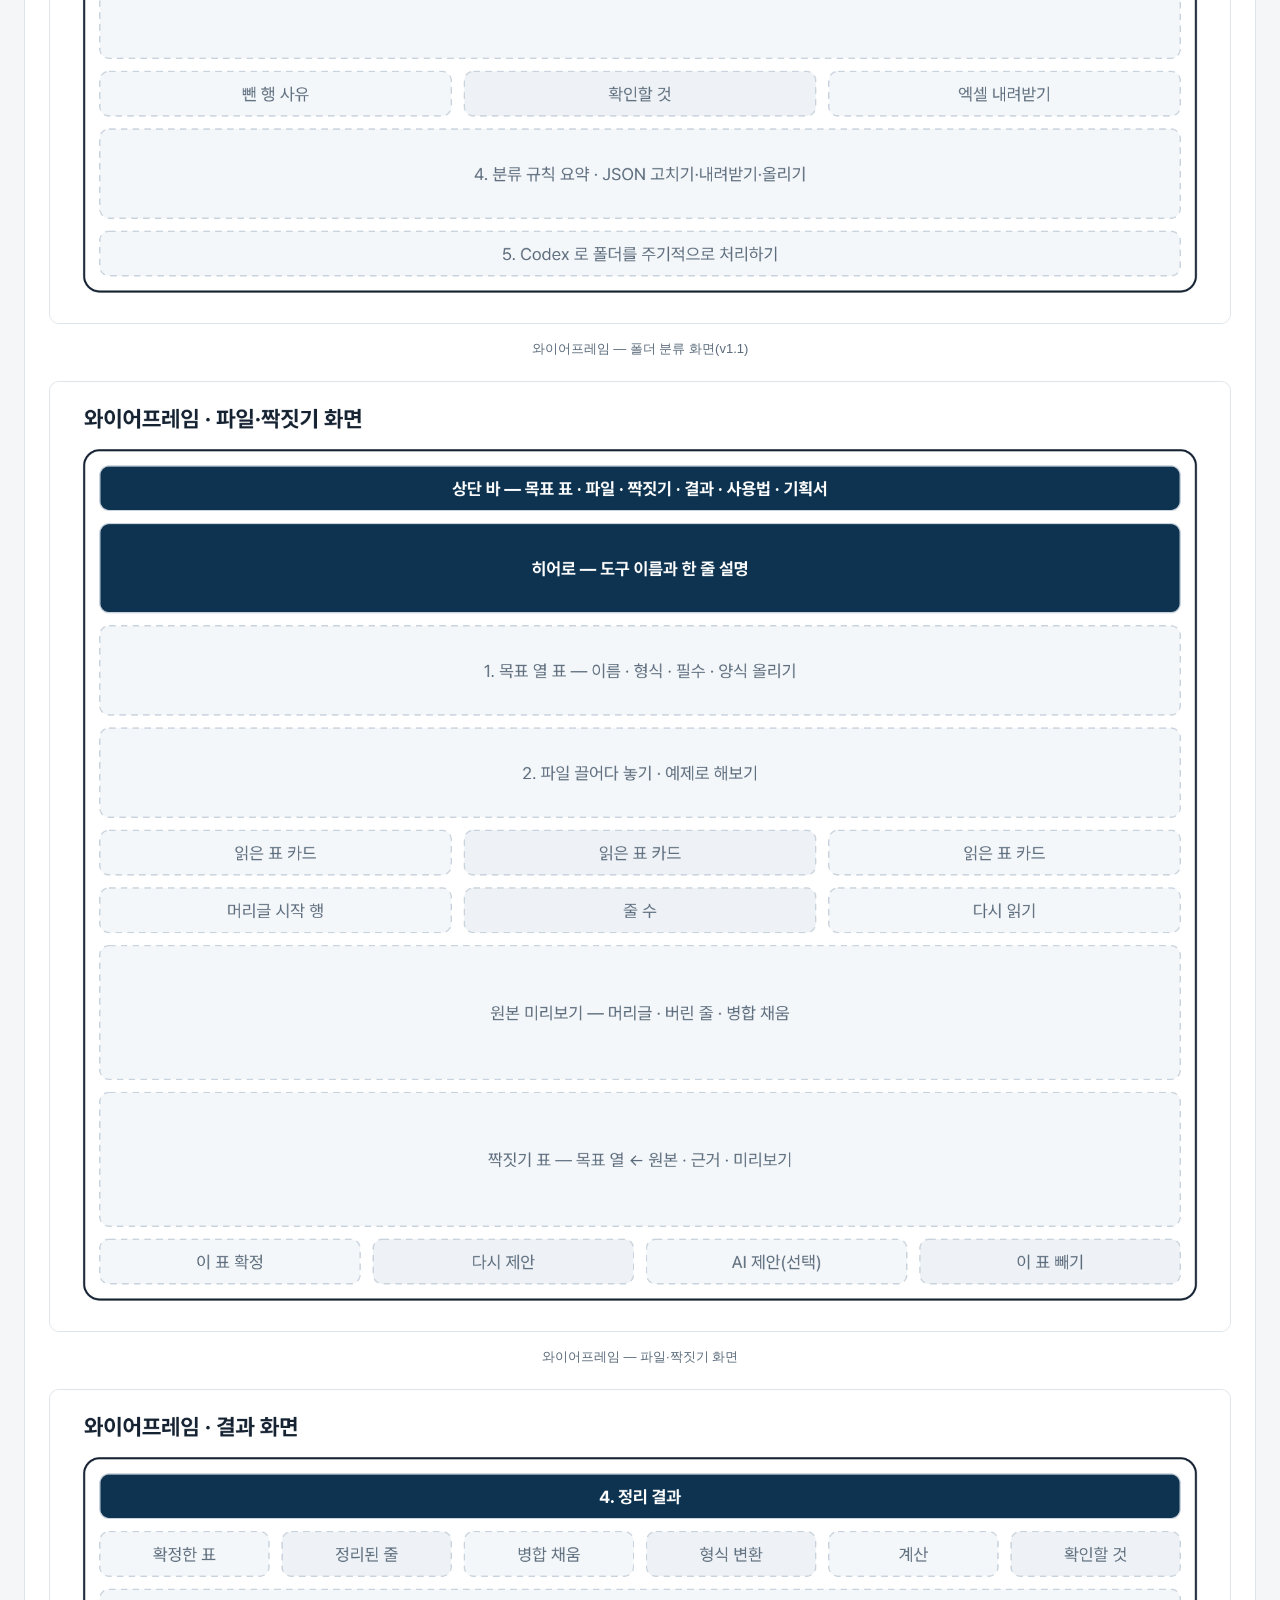
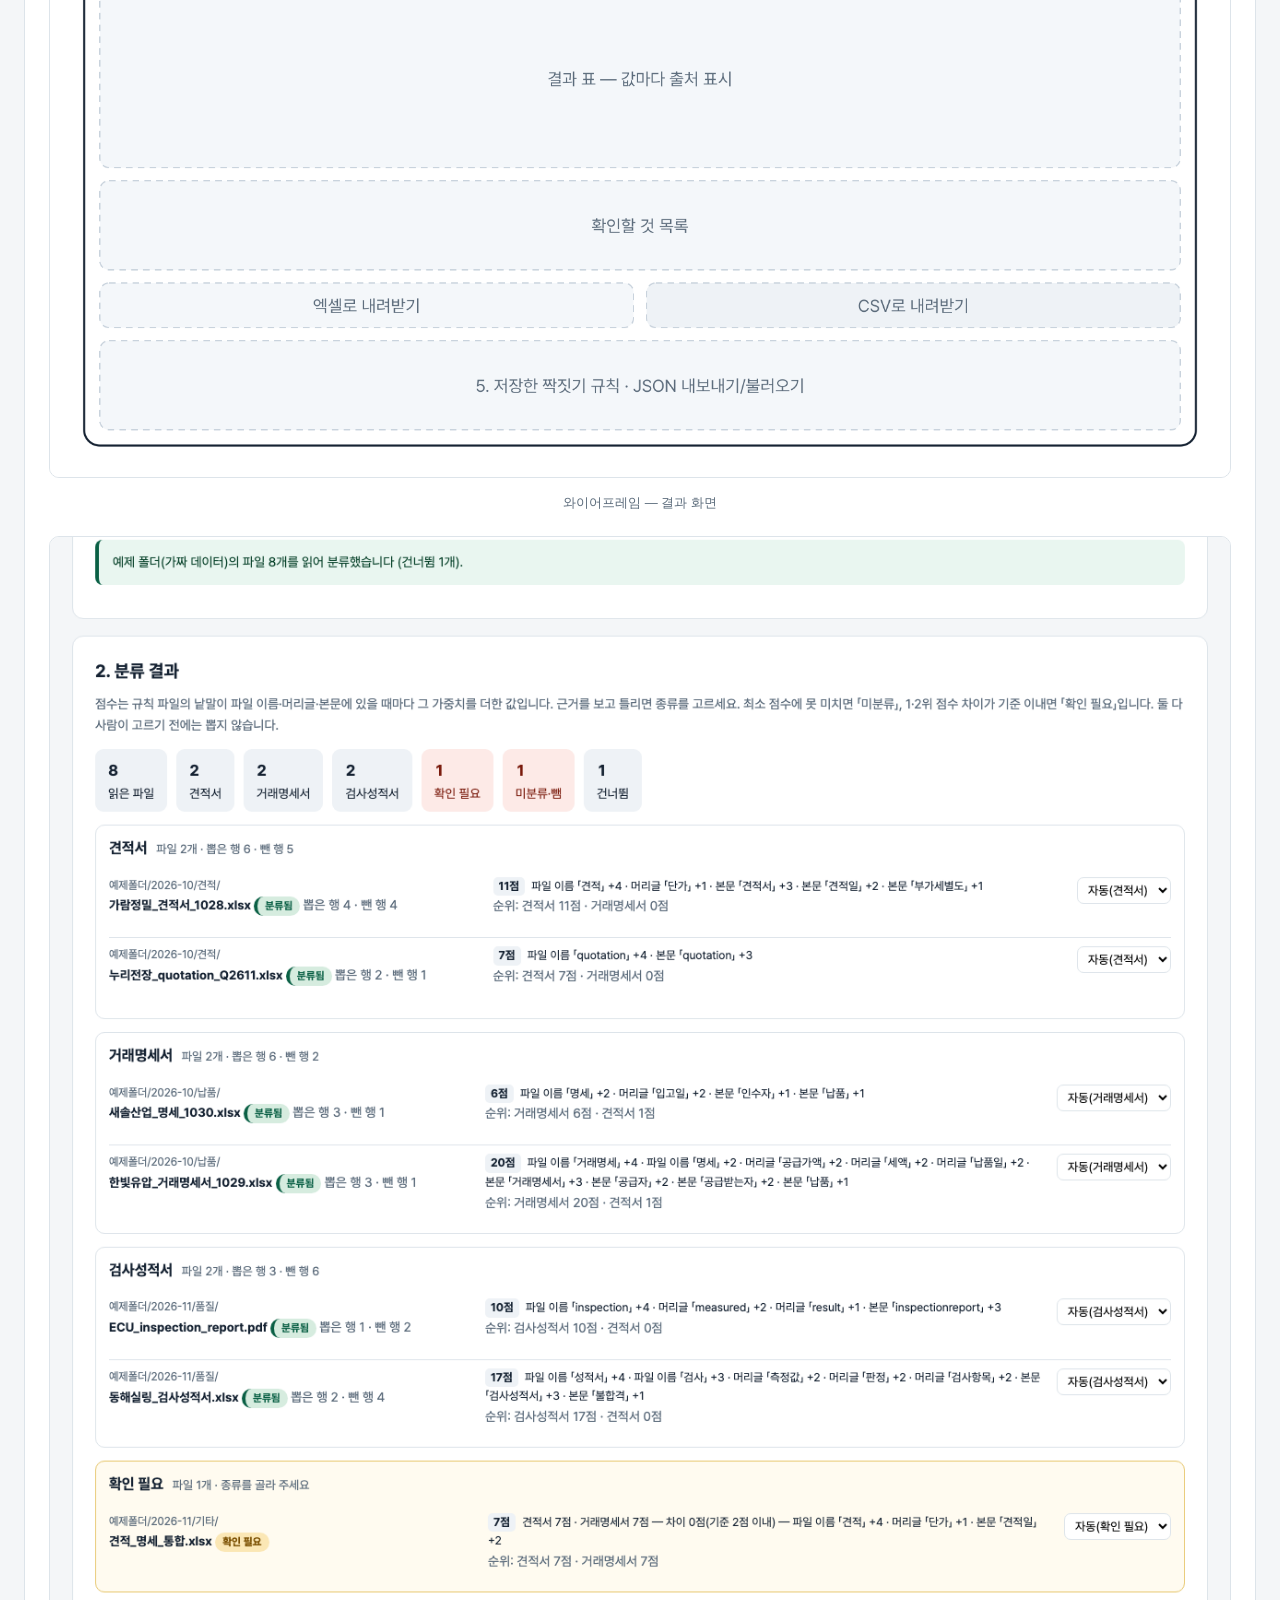
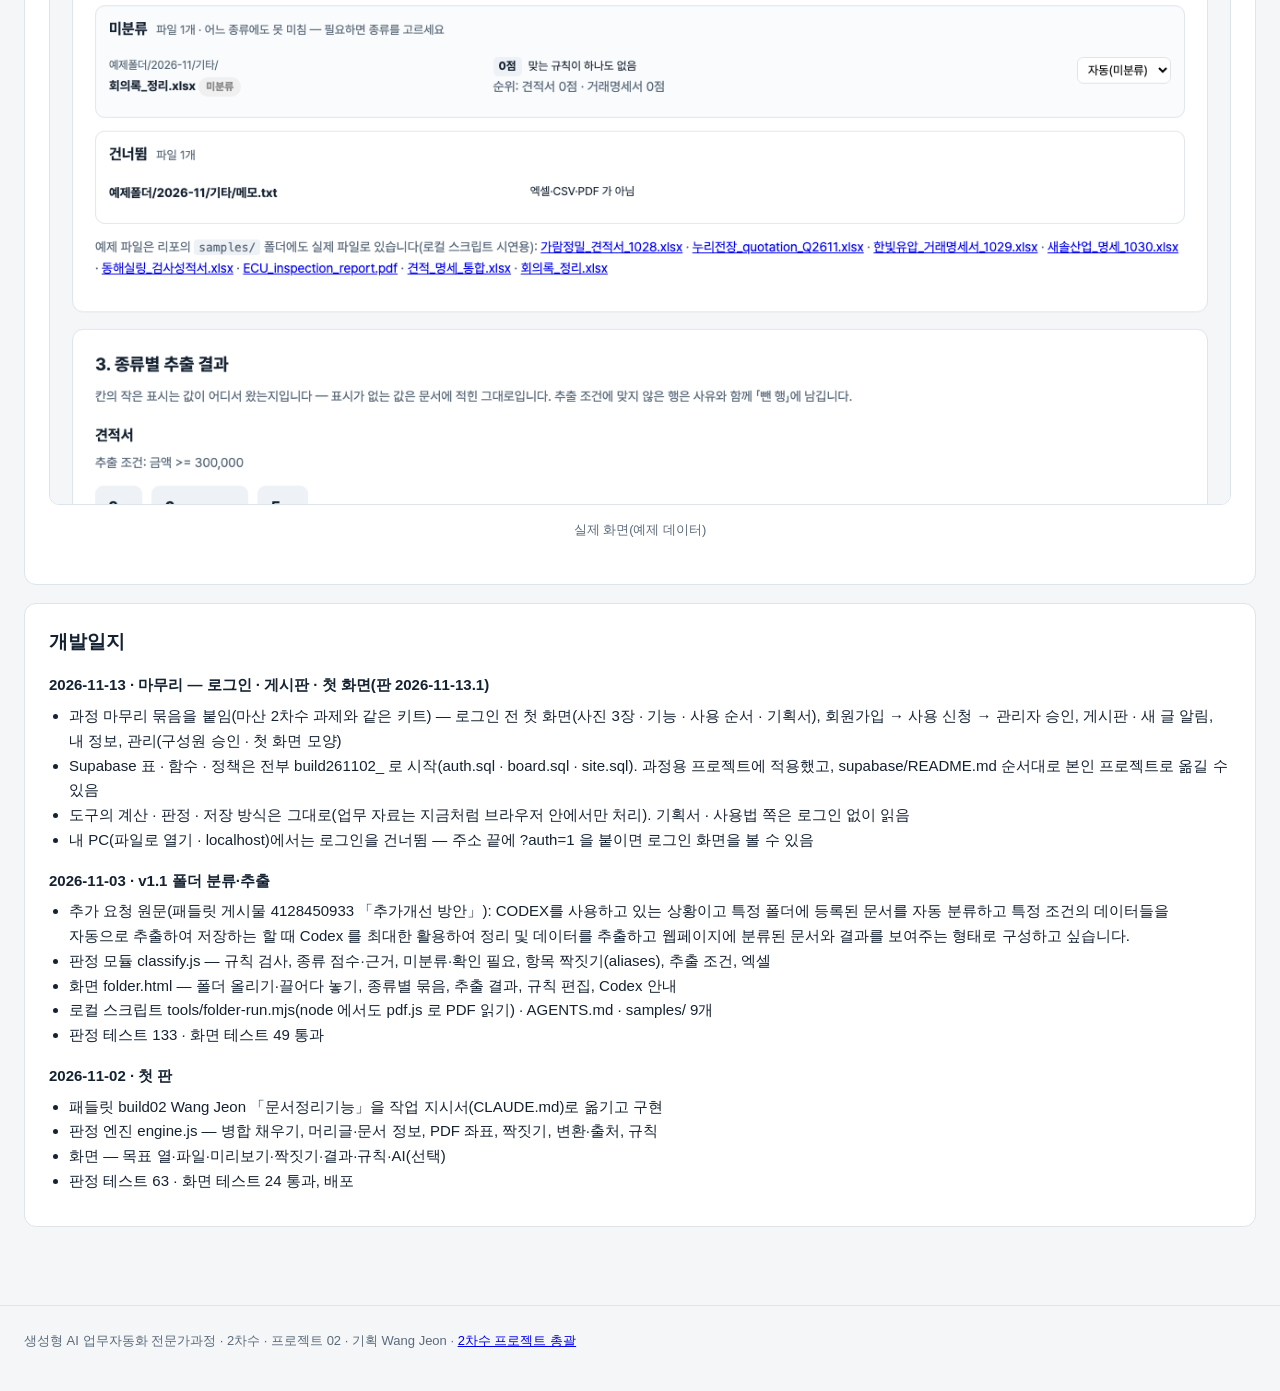
<file: plan.html>
<!DOCTYPE html>
<html lang="ko">
<head>
<meta charset="UTF-8">
<meta name="viewport" content="width=device-width, initial-scale=1.0">
<title>기획서 — 엑셀·PDF 문서 정리</title>
<!-- seo-kit: 검색 · 공유 미리보기(주소를 옮기면 이 묶음의 주소를 내 주소로) -->
<link rel="canonical" href="https://build-2611-02.jobability.co.kr/plan.html">
<meta name="robots" content="index,follow">
<meta property="og:type" content="website">
<meta property="og:site_name" content="HD건설기계">
<meta property="og:title" content="기획서 — 엑셀·PDF 문서 정리">
<meta property="og:description" content="양식이 제각각인 엑셀·PDF 표를 정해 둔 최종 표 구조(목표 열)로 짝지어 제안하고, 사람이 확인·확정한 표만 엑셀·CSV로 정리해 주는 도구입니다. v1.1부터는 폴더를 통째로 올리면 문서 종류별로 나누고 조건에 맞는 데이터만 뽑아 엑셀로 저장하며, 같은 규칙으로 Codex가 로컬">
<meta property="og:url" content="https://build-2611-02.jobability.co.kr/plan.html">
<meta property="og:image" content="https://build-2611-02.jobability.co.kr/og-image.png?v=2">
<meta property="og:image:secure_url" content="https://build-2611-02.jobability.co.kr/og-image.png?v=2">
<meta property="og:image:type" content="image/png">
<meta property="og:image:width" content="1200">
<meta property="og:image:height" content="630">
<meta property="og:image:alt" content="엑셀·PDF 문서 정리">
<meta property="og:locale" content="ko_KR">
<meta name="twitter:card" content="summary_large_image">
<meta name="twitter:title" content="기획서 — 엑셀·PDF 문서 정리">
<meta name="twitter:description" content="양식이 제각각인 엑셀·PDF 표를 정해 둔 최종 표 구조(목표 열)로 짝지어 제안하고, 사람이 확인·확정한 표만 엑셀·CSV로 정리해 주는 도구입니다. v1.1부터는 폴더를 통째로 올리면 문서 종류별로 나누고 조건에 맞는 데이터만 뽑아 엑셀로 저장하며, 같은 규칙으로 Codex가 로컬">
<meta name="twitter:image" content="https://build-2611-02.jobability.co.kr/og-image.png?v=2">
<!-- /seo-kit -->
<link rel="icon" href="favicon.svg" type="image/svg+xml">
<link rel="stylesheet" href="css/style.css">
<style>
.plan-figs figure{margin:0 0 22px;} .plan-figs img{width:100%;height:auto;border:1px solid var(--line);border-radius:10px;background:#fff;}
.plan-figs figcaption{font-size:13px;color:var(--sub);text-align:center;margin-top:6px;}
.plan td{white-space:normal;} .plan td .btn{min-height:36px;white-space:nowrap;}
h3{font-size:15px;margin:16px 0 6px;} main ul{margin:0 0 10px 20px;}
</style>
</head>
<body>
<nav class="topnav" aria-label="주요 메뉴">
  <div class="topnav-inner">
    <a class="topnav-brand" href="index.html">엑셀·PDF 문서 정리 <small>build-2611-02 · 기획 Wang Jeon</small></a>
    <ul class="topnav-links">
      <li><a href="index.html">도구</a></li>
      <li><a href="guide.html">사용법</a></li>
      <li><a href="plan.html" class="active" aria-current="page">기획서</a></li>
    </ul>
  </div>
</nav>
<header class="hero"><div class="wrap">
  <div class="eyebrow">생성형 AI 업무자동화 전문가과정 · 2차수 · 프로젝트 02 · 기획서 v1.1</div>
  <h1>엑셀·PDF 문서 정리 기획서</h1>
  <p>양식이 제각각인 엑셀·PDF 표를 정해 둔 최종 표 구조(목표 열)로 짝지어 제안하고, 사람이 확인·확정한 표만 엑셀·CSV로 정리해 주는 도구입니다. v1.1부터는 폴더를 통째로 올리면 문서 종류별로 나누고 조건에 맞는 데이터만 뽑아 엑셀로 저장하며, 같은 규칙으로 Codex가 로컬 스크립트를 돌릴 수 있습니다.</p>
</div></header>
<main><div class="wrap">
<div class="card">
  <h2 style="margin-top:0">기획서 내려받기</h2>
  <p class="sub">파이프라인 · 아키텍처 · 와이어프레임 · 개발일지가 들어간 워드 문서입니다. 버전마다 따로 남깁니다.</p>
  <div class="tablewrap plan"><table><thead><tr><th>버전</th><th>날짜</th><th>바뀐 점</th><th>파일</th></tr></thead><tbody><tr><td><b>v1.1</b></td><td>2026-11-03</td><td>추가 요청(게시물 4128450933 「추가개선 방안」) — 폴더 단위 자동 분류·추출 / 폴더 분류 화면(folder.html): 폴더 통째로 올리기·종류별 묶음·근거·미분류/확인 필요·조건 추출·엑셀(분류표+종류별 시트) / 분류 규칙 파일 rules/doc-types.json · 판정 모듈 js/classify.js · 화면에서 규칙 편집 / Codex 용 AGENTS.md + 로컬 스크립트 tools/folder-run.mjs(PDF 포함, 처리 기록) · 예제 폴더 samples/ / 테스트 판정 63→133 · 화면 24→49</td><td><a class="btn primary" href="docs/기획서/build-2611-02_WangJeon_엑셀PDF문서정리_기획서_v1.1.docx" download>워드 내려받기</a></td></tr><tr><td><b>v1.0</b></td><td>2026-11-02</td><td>첫 판 — 목표 열 정의·여러 시트·병합·여러 줄 머리글·PDF 읽기, 짝짓기 제안·확정, 값 출처, 엑셀·CSV, 규칙 저장 / 기획서 워드 판·파이프라인·아키텍처·와이어프레임 추가</td><td><a class="btn primary" href="docs/기획서/build-2611-02_WangJeon_엑셀PDF문서정리_기획서_v1.0.docx" download>워드 내려받기</a></td></tr></tbody></table></div>
</div>
<div class="card plan">
  <h2 style="margin-top:0">요구사항과 구현</h2>
  <div class="tablewrap"><table><thead><tr><th>기획서 요구</th><th>구현</th></tr></thead><tbody><tr><td>정리된 최종 결과 표 구조는 정해져 있음</td><td>목표 열(이름·형식·필수)을 화면에서 정의하거나 양식 엑셀로 올림</td></tr><tr><td>형태·컬럼명이 표준화되어 있지 않음</td><td>열 이름 유사도(같은 뜻 낱말 표·포함·글자 비슷함) + 값 모양으로 짝 제안, 신뢰 높음/보통/낮음</td></tr><tr><td>AI 가 어느 정도 가이드 제공</td><td>선택: OpenAI·Anthropic 키로 열 이름+예시 값 3개만 보내 짝 제안 — 「AI 초안 — 검토 필요」</td></tr><tr><td>사람이 판단하여 빠르게 정리</td><td>짝마다 고르는 칸·근거·미리보기, 표별 확정, 제안대로 모두 확정</td></tr><tr><td>Sheet 가 여러 개 · 셀 병합</td><td>시트마다 표 하나, 병합 범위 값 채움(「병합 채움」 표시), 병합 머리글을 여러 줄 머리글로 합침</td></tr><tr><td>다양한 원하는 데이터 추출</td><td>머리글 위 「항목 : 값」을 문서 정보로 뽑아 열처럼 짝지음, 시트·파일 이름·직접 입력</td></tr><tr><td>PDF</td><td>pdf.js 글자 좌표 → 줄(y)·칸(x) 묶기 → 같은 표 처리</td></tr><tr><td>데이터베이스 등록</td><td>이번 판은 제외 — 엑셀(4장)·CSV 내려받기</td></tr><tr><td>(v1.1) 특정 폴더에 등록된 문서를 자동 분류</td><td>폴더 통째로 올리기(하위 폴더 경로 표시), 규칙 파일의 낱말·가중치로 종류 점수와 근거, 미분류·확인 필요는 사람이 고름</td></tr><tr><td>(v1.1) 특정 조건의 데이터를 자동 추출·저장</td><td>종류별 뽑을 항목(v1.0 목표 열 형식)을 v1.0 짝짓기로 찾고 추출 조건(≥·기간·낱말 포함 등)으로 거름, 분류표+종류별 시트 엑셀</td></tr><tr><td>(v1.1) Codex 를 최대한 활용</td><td>AGENTS.md(Codex 작업 지시서) + tools/folder-run.mjs(같은 엔진·같은 규칙 파일, npm 설치 없음, 처리 기록으로 건너뛰기)</td></tr><tr><td>(v1.1) 웹페이지에 분류된 문서와 결과</td><td>종류별 묶음 → 파일 목록(점수·근거) → 추출 행(값 출처) → 조건에 맞은 행/뺀 행 수</td></tr></tbody></table></div>
</div>
<div class="card plan-figs"><h2 style="margin-top:0">그림으로 보기</h2><figure><img src="docs/img/pipeline.png" alt="처리 흐름(파이프라인)" loading="lazy"><figcaption>처리 흐름(파이프라인)</figcaption></figure><figure><img src="docs/img/architecture.png" alt="구성(아키텍처)" loading="lazy"><figcaption>구성(아키텍처)</figcaption></figure><figure><img src="docs/img/wireframe-1.png" alt="와이어프레임 — 폴더 분류 화면(v1.1)" loading="lazy"><figcaption>와이어프레임 — 폴더 분류 화면(v1.1)</figcaption></figure><figure><img src="docs/img/wireframe-2.png" alt="와이어프레임 — 파일·짝짓기 화면" loading="lazy"><figcaption>와이어프레임 — 파일·짝짓기 화면</figcaption></figure><figure><img src="docs/img/wireframe-3.png" alt="와이어프레임 — 결과 화면" loading="lazy"><figcaption>와이어프레임 — 결과 화면</figcaption></figure><figure><img src="docs/img/screen.png" alt="실제 화면(예제 데이터)" loading="lazy"><figcaption>실제 화면(예제 데이터)</figcaption></figure></div>
<div class="card"><h2 style="margin-top:0">개발일지</h2><h3>2026-11-13 · 마무리 — 로그인 · 게시판 · 첫 화면(판 2026-11-13.1)</h3><ul><li>과정 마무리 묶음을 붙임(마산 2차수 과제와 같은 키트) — 로그인 전 첫 화면(사진 3장 · 기능 · 사용 순서 · 기획서), 회원가입 → 사용 신청 → 관리자 승인, 게시판 · 새 글 알림, 내 정보, 관리(구성원 승인 · 첫 화면 모양)</li><li>Supabase 표 · 함수 · 정책은 전부 build261102_ 로 시작(auth.sql · board.sql · site.sql). 과정용 프로젝트에 적용했고, supabase/README.md 순서대로 본인 프로젝트로 옮길 수 있음</li><li>도구의 계산 · 판정 · 저장 방식은 그대로(업무 자료는 지금처럼 브라우저 안에서만 처리). 기획서 · 사용법 쪽은 로그인 없이 읽음</li><li>내 PC(파일로 열기 · localhost)에서는 로그인을 건너뜀 — 주소 끝에 ?auth=1 을 붙이면 로그인 화면을 볼 수 있음</li></ul><h3>2026-11-03 · v1.1 폴더 분류·추출</h3><ul><li>추가 요청 원문(패들릿 게시물 4128450933 「추가개선 방안」): CODEX를 사용하고 있는 상황이고 특정 폴더에 등록된 문서를 자동 분류하고 특정 조건의 데이터들을 자동으로 추출하여 저장하는 할 때 Codex 를 최대한 활용하여 정리 및 데이터를 추출하고 웹페이지에 분류된 문서와 결과를 보여주는 형태로 구성하고 싶습니다.</li><li>판정 모듈 classify.js — 규칙 검사, 종류 점수·근거, 미분류·확인 필요, 항목 짝짓기(aliases), 추출 조건, 엑셀</li><li>화면 folder.html — 폴더 올리기·끌어다 놓기, 종류별 묶음, 추출 결과, 규칙 편집, Codex 안내</li><li>로컬 스크립트 tools/folder-run.mjs(node 에서도 pdf.js 로 PDF 읽기) · AGENTS.md · samples/ 9개</li><li>판정 테스트 133 · 화면 테스트 49 통과</li></ul><h3>2026-11-02 · 첫 판</h3><ul><li>패들릿 build02 Wang Jeon 「문서정리기능」을 작업 지시서(CLAUDE.md)로 옮기고 구현</li><li>판정 엔진 engine.js — 병합 채우기, 머리글·문서 정보, PDF 좌표, 짝짓기, 변환·출처, 규칙</li><li>화면 — 목표 열·파일·미리보기·짝짓기·결과·규칙·AI(선택)</li><li>판정 테스트 63 · 화면 테스트 24 통과, 배포</li></ul></div>
</div></main>
<footer><div class="wrap">생성형 AI 업무자동화 전문가과정 · 2차수 · 프로젝트 02 · 기획 Wang Jeon · <a href="https://build-2611-00.jobability.co.kr/">2차수 프로젝트 총괄</a></div></footer>
</body>
</html>
</file>
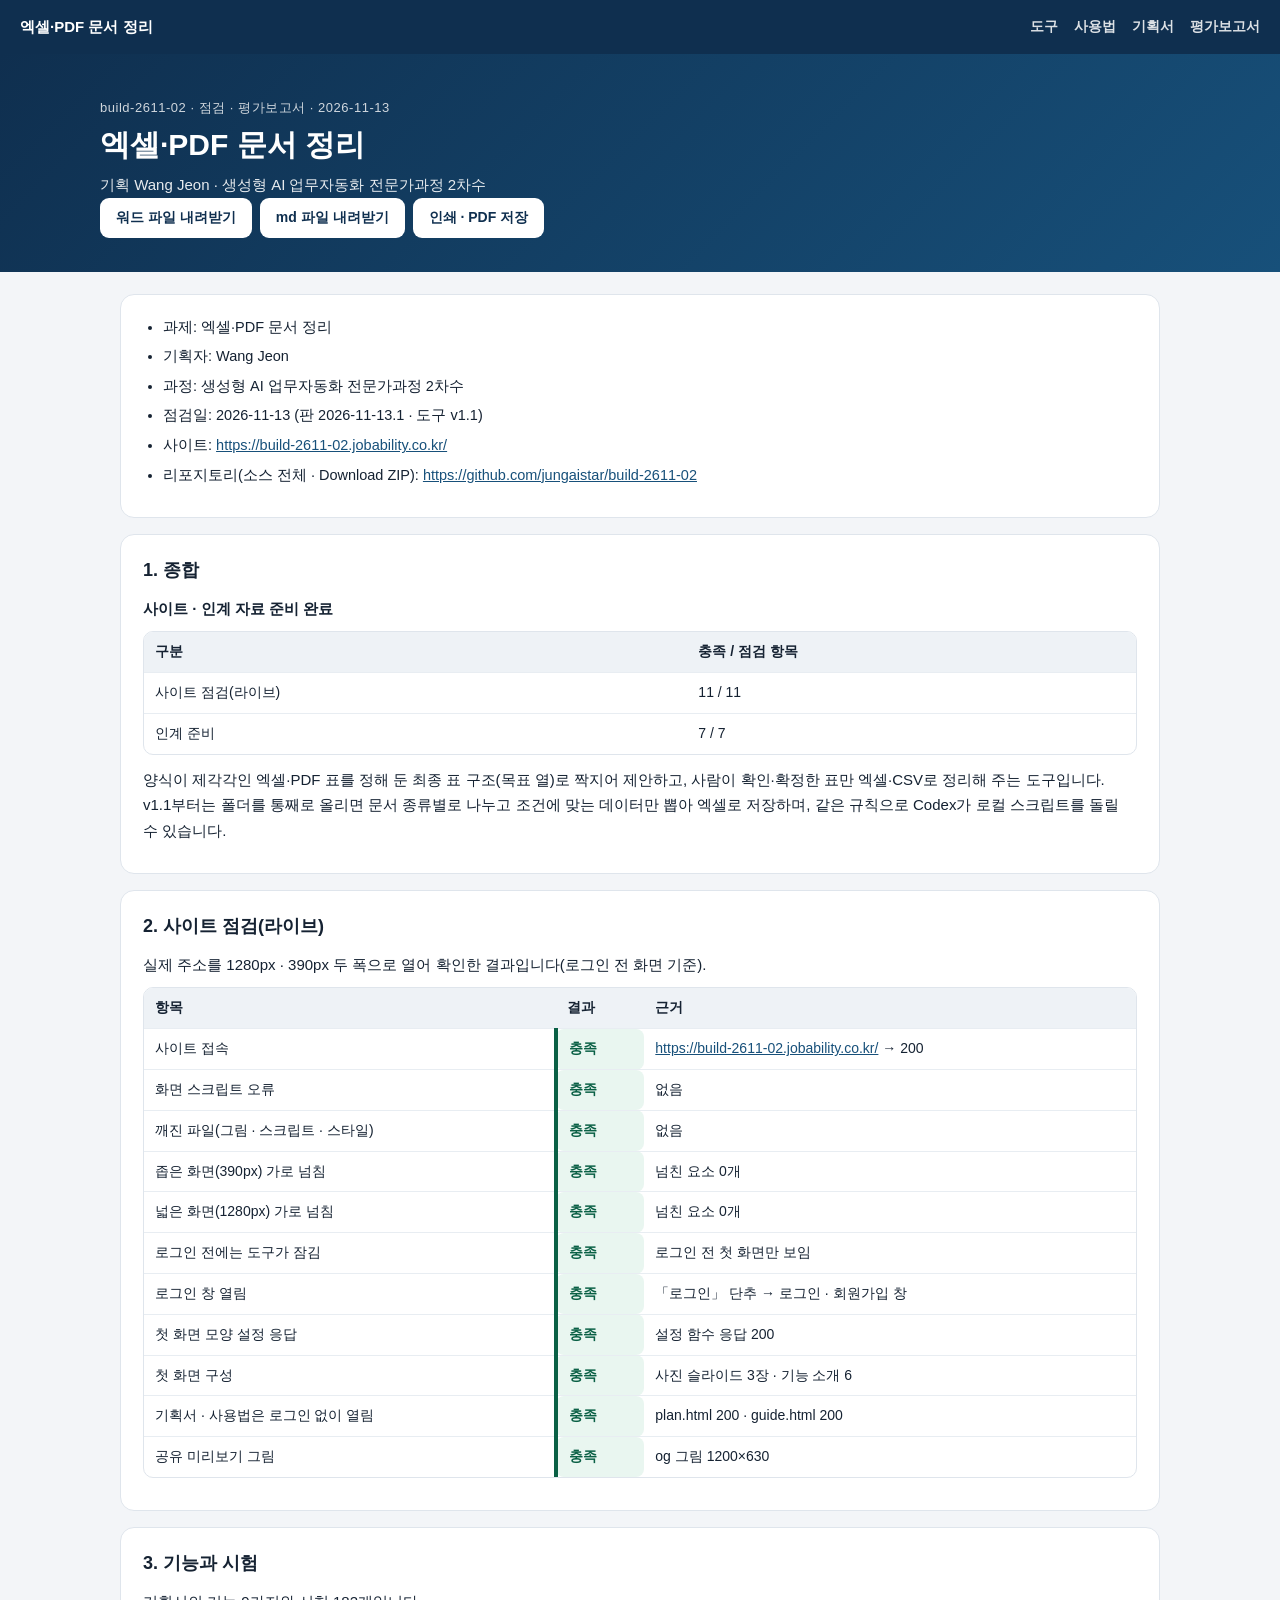
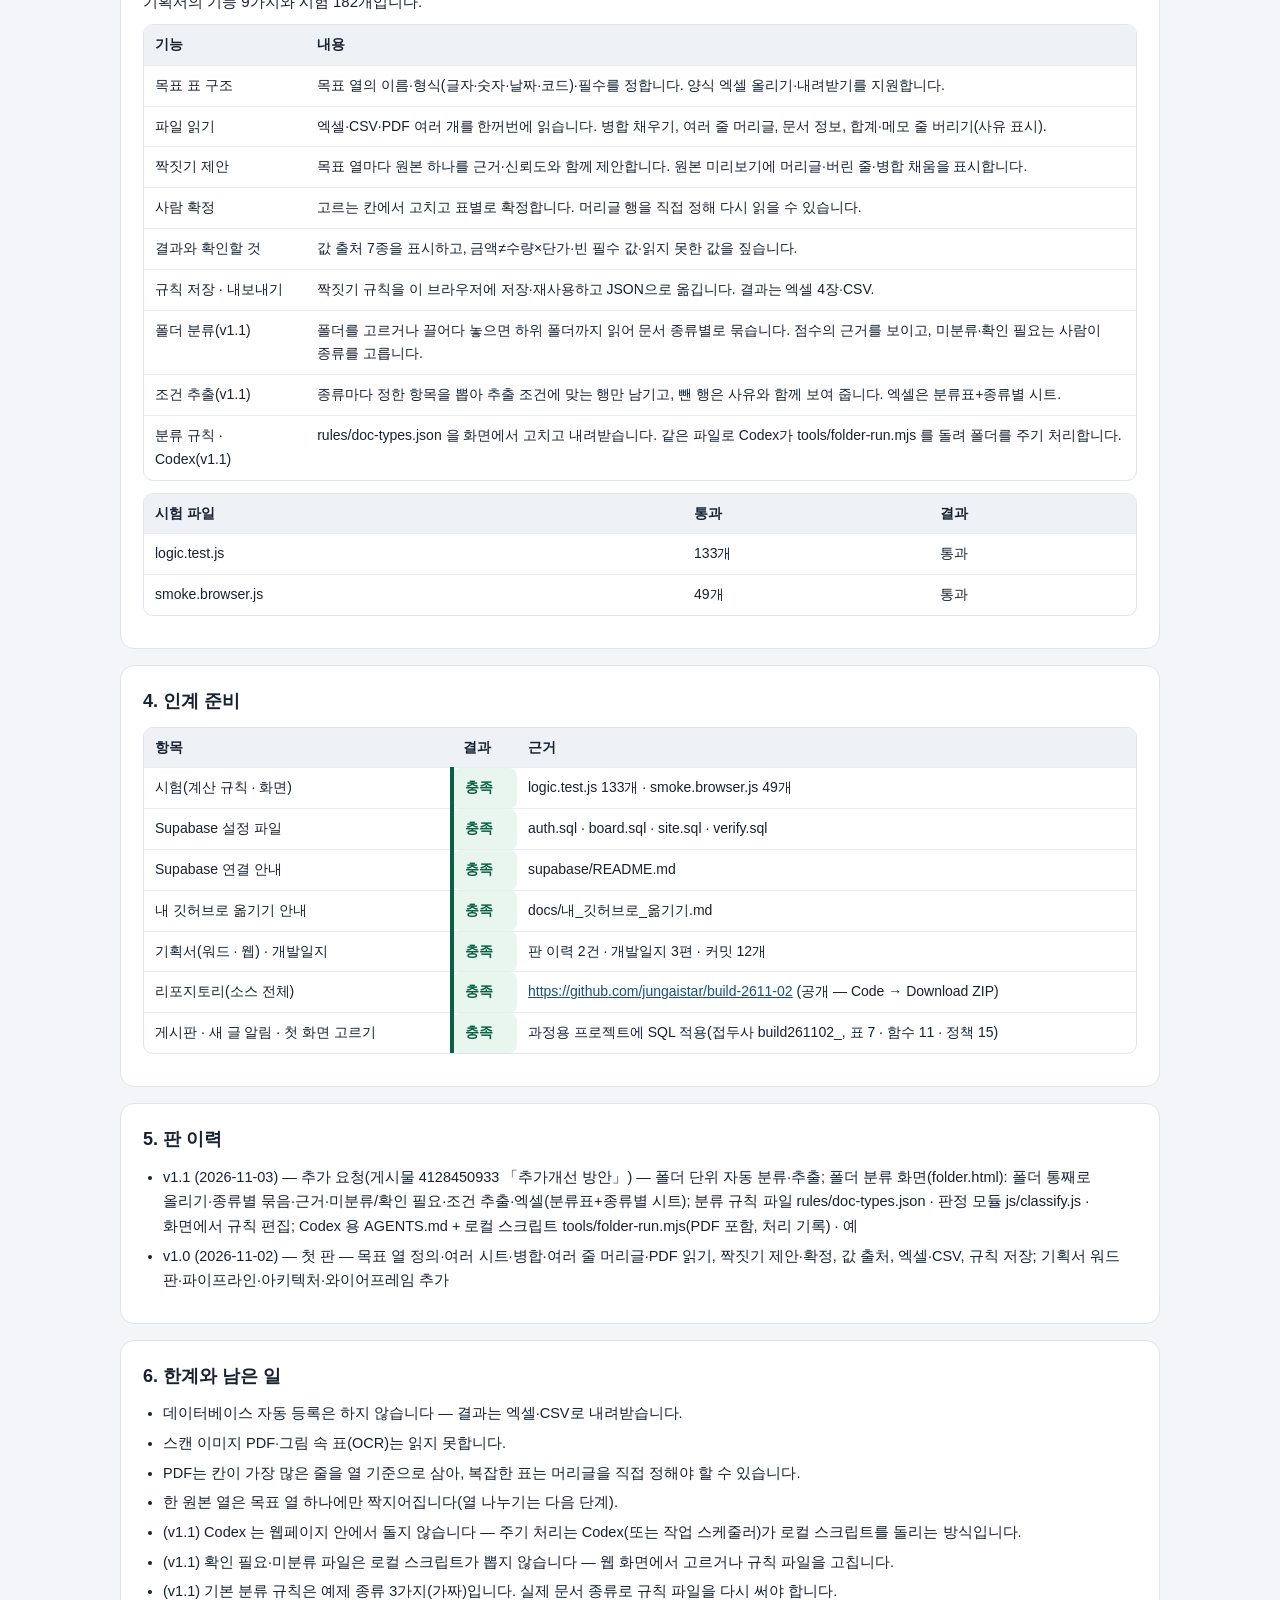
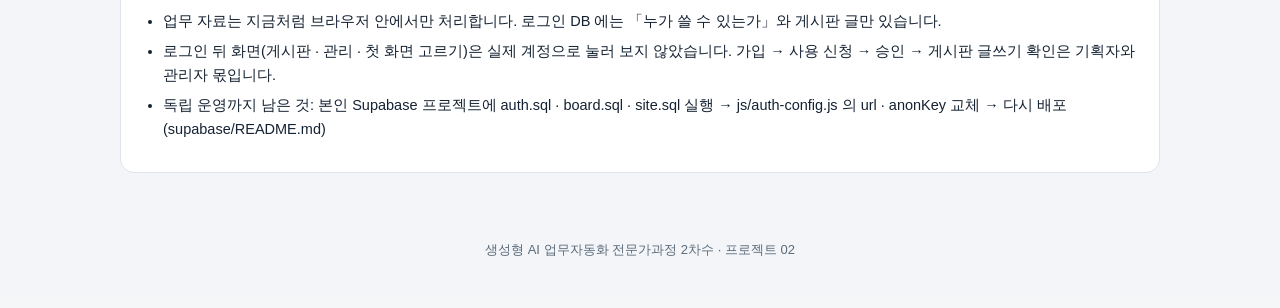
<file: report.html>
<!DOCTYPE html>
<html lang="ko">
<head>
<meta charset="UTF-8">
<meta name="viewport" content="width=device-width, initial-scale=1.0">
<title>평가보고서 — 엑셀·PDF 문서 정리</title>
<!-- seo-kit: 검색 · 공유 미리보기(주소를 옮기면 이 묶음의 주소를 내 주소로) -->
<link rel="canonical" href="https://build-2611-02.jobability.co.kr/report.html">
<meta name="robots" content="index,follow">
<meta property="og:type" content="website">
<meta property="og:site_name" content="HD건설기계">
<meta property="og:title" content="평가보고서 — 엑셀·PDF 문서 정리">
<meta property="og:description" content="엑셀·PDF 문서 정리 점검 · 평가보고서(2026-11-13) — 사이트 점검, 기능과 시험, 인계 준비, 판 이력, 한계.">
<meta property="og:url" content="https://build-2611-02.jobability.co.kr/report.html">
<meta property="og:image" content="https://build-2611-02.jobability.co.kr/og-image.png?v=2">
<meta property="og:image:secure_url" content="https://build-2611-02.jobability.co.kr/og-image.png?v=2">
<meta property="og:image:type" content="image/png">
<meta property="og:image:width" content="1200">
<meta property="og:image:height" content="630">
<meta property="og:image:alt" content="엑셀·PDF 문서 정리">
<meta property="og:locale" content="ko_KR">
<meta name="twitter:card" content="summary_large_image">
<meta name="twitter:title" content="평가보고서 — 엑셀·PDF 문서 정리">
<meta name="twitter:description" content="엑셀·PDF 문서 정리 점검 · 평가보고서(2026-11-13) — 사이트 점검, 기능과 시험, 인계 준비, 판 이력, 한계.">
<meta name="twitter:image" content="https://build-2611-02.jobability.co.kr/og-image.png?v=2">
<!-- /seo-kit -->
<meta name="description" content="엑셀·PDF 문서 정리 점검 · 평가보고서(2026-11-13) — 사이트 점검, 기능과 시험, 인계 준비, 판 이력, 한계.">
<link rel="icon" href="favicon.svg" type="image/svg+xml">
<link rel="stylesheet" href="css/style.css">
<style>
body{margin:0;font-family:Pretendard,-apple-system,"Apple SD Gothic Neo","Malgun Gothic",sans-serif;background:#f3f5f8;color:#152232;line-height:1.7;word-break:keep-all;overflow-wrap:break-word;}
.rp-top{background:#0f2f4f;color:#fff;padding:14px 20px;display:flex;flex-wrap:wrap;gap:8px 18px;align-items:center;justify-content:space-between;}
.rp-top a{color:#fff;text-decoration:none;font-weight:700;font-size:15px;} .rp-top nav{display:flex;flex-direction:row;flex-wrap:wrap;gap:4px 16px;} .rp-top nav a{font-weight:600;font-size:14px;opacity:.85;}
.rp-hero{background:linear-gradient(135deg,#0f2f4f,#17507a);color:#fff;padding:40px 20px 34px;} .rp-hero div,.rp-main{max-width:1080px;margin:0 auto;}
.rp-hero small{opacity:.8;font-size:13px;letter-spacing:.04em;} .rp-hero h1{margin:6px 0 8px;font-size:clamp(22px,3.4vw,30px);line-height:1.3;} .rp-hero p{margin:0;opacity:.9;font-size:15px;}
.rp-main{padding:22px 20px 50px;} .rp-main section.card{background:#fff;border:1px solid #dfe5ec;border-radius:14px;padding:20px 22px;margin:0 0 16px;} .rp-main section.card:empty{display:none;}
.rp-main h2{margin:0 0 10px;font-size:18px;} .rp-main p{margin:0 0 10px;font-size:15px;} .rp-main ul{margin:0 0 10px 20px;padding:0;} .rp-main li{margin-bottom:5px;font-size:14.5px;}
.rp-main .tablewrap{overflow-x:auto;max-height:none;border:1px solid #dfe5ec;border-radius:10px;margin:0 0 12px;} .rp-main table{border-collapse:collapse;width:100%;font-size:14px;}
.rp-main th,.rp-main td{padding:8px 11px;border-bottom:1px solid #e8edf2;text-align:left;vertical-align:top;white-space:normal;} .rp-main th{background:#eef2f6;white-space:nowrap;position:static;}
.rp-main td.st{font-weight:700;white-space:nowrap;} .rp-main td.ok{color:#0a6045;} .rp-main td.no{color:#c8341f;} .rp-main a{color:#17507a;} .rp-main code{background:#eef2f6;border-radius:4px;padding:0 4px;font-size:13px;}
.rp-dl{display:flex;flex-wrap:wrap;gap:8px;margin-top:16px;} .rp-dl a{display:inline-flex;align-items:center;min-height:40px;padding:0 16px;border-radius:9px;background:#fff;color:#0f2f4f;font-weight:700;font-size:14px;text-decoration:none;}
.rp-foot{text-align:center;color:#5b6b7b;font-size:13px;padding:0 20px 34px;}
@media print{.rp-top,.rp-dl{display:none;} body{background:#fff;} .rp-main section.card{border:0;padding:0 0 8px;}}
</style>
</head>
<body>
<div class="rp-top"><a href="index.html">엑셀·PDF 문서 정리</a><nav aria-label="문서"><a href="index.html">도구</a><a href="guide.html">사용법</a><a href="plan.html">기획서</a><a href="report.html" aria-current="page">평가보고서</a></nav></div>
<header class="rp-hero"><div>
  <small>build-2611-02 · 점검 · 평가보고서 · 2026-11-13</small>
  <h1>엑셀·PDF 문서 정리</h1>
  <p>기획 Wang Jeon · 생성형 AI 업무자동화 전문가과정 2차수</p>
  <div class="rp-dl"><a href="docs/평가보고서/build-2611-02_평가보고서_2026-11-13.docx" download>워드 파일 내려받기</a><a href="docs/평가보고서/build-2611-02_평가보고서_2026-11-13.md" download>md 파일 내려받기</a><a href="#" onclick="window.print();return false">인쇄 · PDF 저장</a></div>
</div></header>
<main class="rp-main">
<section class="card"><ul>
<li>과제: 엑셀·PDF 문서 정리</li>
<li>기획자: Wang Jeon</li>
<li>과정: 생성형 AI 업무자동화 전문가과정 2차수</li>
<li>점검일: 2026-11-13 (판 2026-11-13.1 · 도구 v1.1)</li>
<li>사이트: <a href="https://build-2611-02.jobability.co.kr/">https://build-2611-02.jobability.co.kr/</a></li>
<li>리포지토리(소스 전체 · Download ZIP): <a href="https://github.com/jungaistar/build-2611-02">https://github.com/jungaistar/build-2611-02</a></li>
</ul>
</section><section class="card"><h2>1. 종합</h2>
<p><b>사이트 · 인계 자료 준비 완료</b></p>
<div class="tablewrap"><table><thead><tr><th>구분</th><th>충족 / 점검 항목</th></tr></thead><tbody><tr><td>사이트 점검(라이브)</td><td>11 / 11</td></tr><tr><td>인계 준비</td><td>7 / 7</td></tr></tbody></table></div>
<p>양식이 제각각인 엑셀·PDF 표를 정해 둔 최종 표 구조(목표 열)로 짝지어 제안하고, 사람이 확인·확정한 표만 엑셀·CSV로 정리해 주는 도구입니다. v1.1부터는 폴더를 통째로 올리면 문서 종류별로 나누고 조건에 맞는 데이터만 뽑아 엑셀로 저장하며, 같은 규칙으로 Codex가 로컬 스크립트를 돌릴 수 있습니다.</p>
</section><section class="card"><h2>2. 사이트 점검(라이브)</h2>
<p>실제 주소를 1280px · 390px 두 폭으로 열어 확인한 결과입니다(로그인 전 화면 기준).</p>
<div class="tablewrap"><table><thead><tr><th>항목</th><th>결과</th><th>근거</th></tr></thead><tbody><tr><td>사이트 접속</td><td class="st ok">충족</td><td><a href="https://build-2611-02.jobability.co.kr/">https://build-2611-02.jobability.co.kr/</a> → 200</td></tr><tr><td>화면 스크립트 오류</td><td class="st ok">충족</td><td>없음</td></tr><tr><td>깨진 파일(그림 · 스크립트 · 스타일)</td><td class="st ok">충족</td><td>없음</td></tr><tr><td>좁은 화면(390px) 가로 넘침</td><td class="st ok">충족</td><td>넘친 요소 0개</td></tr><tr><td>넓은 화면(1280px) 가로 넘침</td><td class="st ok">충족</td><td>넘친 요소 0개</td></tr><tr><td>로그인 전에는 도구가 잠김</td><td class="st ok">충족</td><td>로그인 전 첫 화면만 보임</td></tr><tr><td>로그인 창 열림</td><td class="st ok">충족</td><td>「로그인」 단추 → 로그인 · 회원가입 창</td></tr><tr><td>첫 화면 모양 설정 응답</td><td class="st ok">충족</td><td>설정 함수 응답 200</td></tr><tr><td>첫 화면 구성</td><td class="st ok">충족</td><td>사진 슬라이드 3장 · 기능 소개 6</td></tr><tr><td>기획서 · 사용법은 로그인 없이 열림</td><td class="st ok">충족</td><td>plan.html 200 · guide.html 200</td></tr><tr><td>공유 미리보기 그림</td><td class="st ok">충족</td><td>og 그림 1200×630</td></tr></tbody></table></div>
</section><section class="card"><h2>3. 기능과 시험</h2>
<p>기획서의 기능 9가지와 시험 182개입니다.</p>
<div class="tablewrap"><table><thead><tr><th>기능</th><th>내용</th></tr></thead><tbody><tr><td>목표 표 구조</td><td>목표 열의 이름·형식(글자·숫자·날짜·코드)·필수를 정합니다. 양식 엑셀 올리기·내려받기를 지원합니다.</td></tr><tr><td>파일 읽기</td><td>엑셀·CSV·PDF 여러 개를 한꺼번에 읽습니다. 병합 채우기, 여러 줄 머리글, 문서 정보, 합계·메모 줄 버리기(사유 표시).</td></tr><tr><td>짝짓기 제안</td><td>목표 열마다 원본 하나를 근거·신뢰도와 함께 제안합니다. 원본 미리보기에 머리글·버린 줄·병합 채움을 표시합니다.</td></tr><tr><td>사람 확정</td><td>고르는 칸에서 고치고 표별로 확정합니다. 머리글 행을 직접 정해 다시 읽을 수 있습니다.</td></tr><tr><td>결과와 확인할 것</td><td>값 출처 7종을 표시하고, 금액≠수량×단가·빈 필수 값·읽지 못한 값을 짚습니다.</td></tr><tr><td>규칙 저장 · 내보내기</td><td>짝짓기 규칙을 이 브라우저에 저장·재사용하고 JSON으로 옮깁니다. 결과는 엑셀 4장·CSV.</td></tr><tr><td>폴더 분류(v1.1)</td><td>폴더를 고르거나 끌어다 놓으면 하위 폴더까지 읽어 문서 종류별로 묶습니다. 점수의 근거를 보이고, 미분류·확인 필요는 사람이 종류를 고릅니다.</td></tr><tr><td>조건 추출(v1.1)</td><td>종류마다 정한 항목을 뽑아 추출 조건에 맞는 행만 남기고, 뺀 행은 사유와 함께 보여 줍니다. 엑셀은 분류표+종류별 시트.</td></tr><tr><td>분류 규칙 · Codex(v1.1)</td><td>rules/doc-types.json 을 화면에서 고치고 내려받습니다. 같은 파일로 Codex가 tools/folder-run.mjs 를 돌려 폴더를 주기 처리합니다.</td></tr></tbody></table></div>
<div class="tablewrap"><table><thead><tr><th>시험 파일</th><th>통과</th><th>결과</th></tr></thead><tbody><tr><td>logic.test.js</td><td>133개</td><td>통과</td></tr><tr><td>smoke.browser.js</td><td>49개</td><td>통과</td></tr></tbody></table></div>
</section><section class="card"><h2>4. 인계 준비</h2>
<div class="tablewrap"><table><thead><tr><th>항목</th><th>결과</th><th>근거</th></tr></thead><tbody><tr><td>시험(계산 규칙 · 화면)</td><td class="st ok">충족</td><td>logic.test.js 133개 · smoke.browser.js 49개</td></tr><tr><td>Supabase 설정 파일</td><td class="st ok">충족</td><td>auth.sql · board.sql · site.sql · verify.sql</td></tr><tr><td>Supabase 연결 안내</td><td class="st ok">충족</td><td>supabase/README.md</td></tr><tr><td>내 깃허브로 옮기기 안내</td><td class="st ok">충족</td><td>docs/내_깃허브로_옮기기.md</td></tr><tr><td>기획서(워드 · 웹) · 개발일지</td><td class="st ok">충족</td><td>판 이력 2건 · 개발일지 3편 · 커밋 12개</td></tr><tr><td>리포지토리(소스 전체)</td><td class="st ok">충족</td><td><a href="https://github.com/jungaistar/build-2611-02">https://github.com/jungaistar/build-2611-02</a> (공개 — Code → Download ZIP)</td></tr><tr><td>게시판 · 새 글 알림 · 첫 화면 고르기</td><td class="st ok">충족</td><td>과정용 프로젝트에 SQL 적용(접두사 build261102_, 표 7 · 함수 11 · 정책 15)</td></tr></tbody></table></div>
</section><section class="card"><h2>5. 판 이력</h2>
<ul>
<li>v1.1 (2026-11-03) — 추가 요청(게시물 4128450933 「추가개선 방안」) — 폴더 단위 자동 분류·추출; 폴더 분류 화면(folder.html): 폴더 통째로 올리기·종류별 묶음·근거·미분류/확인 필요·조건 추출·엑셀(분류표+종류별 시트); 분류 규칙 파일 rules/doc-types.json · 판정 모듈 js/classify.js · 화면에서 규칙 편집; Codex 용 AGENTS.md + 로컬 스크립트 tools/folder-run.mjs(PDF 포함, 처리 기록) · 예</li>
<li>v1.0 (2026-11-02) — 첫 판 — 목표 열 정의·여러 시트·병합·여러 줄 머리글·PDF 읽기, 짝짓기 제안·확정, 값 출처, 엑셀·CSV, 규칙 저장; 기획서 워드 판·파이프라인·아키텍처·와이어프레임 추가</li>
</ul>
</section><section class="card"><h2>6. 한계와 남은 일</h2>
<ul>
<li>데이터베이스 자동 등록은 하지 않습니다 — 결과는 엑셀·CSV로 내려받습니다.</li>
<li>스캔 이미지 PDF·그림 속 표(OCR)는 읽지 못합니다.</li>
<li>PDF는 칸이 가장 많은 줄을 열 기준으로 삼아, 복잡한 표는 머리글을 직접 정해야 할 수 있습니다.</li>
<li>한 원본 열은 목표 열 하나에만 짝지어집니다(열 나누기는 다음 단계).</li>
<li>(v1.1) Codex 는 웹페이지 안에서 돌지 않습니다 — 주기 처리는 Codex(또는 작업 스케줄러)가 로컬 스크립트를 돌리는 방식입니다.</li>
<li>(v1.1) 확인 필요·미분류 파일은 로컬 스크립트가 뽑지 않습니다 — 웹 화면에서 고르거나 규칙 파일을 고칩니다.</li>
<li>(v1.1) 기본 분류 규칙은 예제 종류 3가지(가짜)입니다. 실제 문서 종류로 규칙 파일을 다시 써야 합니다.</li>
<li>업무 자료는 지금처럼 브라우저 안에서만 처리합니다. 로그인 DB 에는 「누가 쓸 수 있는가」와 게시판 글만 있습니다.</li>
<li>로그인 뒤 화면(게시판 · 관리 · 첫 화면 고르기)은 실제 계정으로 눌러 보지 않았습니다. 가입 → 사용 신청 → 승인 → 게시판 글쓰기 확인은 기획자와 관리자 몫입니다.</li>
<li>독립 운영까지 남은 것: 본인 Supabase 프로젝트에 auth.sql · board.sql · site.sql 실행 → js/auth-config.js 의 url · anonKey 교체 → 다시 배포(supabase/README.md)</li>
</ul></section>
</main>
<p class="rp-foot">생성형 AI 업무자동화 전문가과정 2차수 · 프로젝트 02</p>
</body>
</html>
</file>
<file: css/style.css>
:root{
  --bg:#f4f6f8; --card:#fff; --ink:#152232; --sub:#5b6b7b; --line:#dde4ea;
  --brand:#154b6e; --brand-deep:#0d3350; --accent:#0b6e99;
  --ok:#0a6045; --warn:#7a4f00; --danger:#c8341f;
  --wrap:1320px; --pad:24px;
}
@media (max-width:640px){ :root{ --pad:16px; } }
*{box-sizing:border-box; margin:0; padding:0;}
html,body{background:var(--bg); color:var(--ink);
  font-family:"Pretendard","Apple SD Gothic Neo","Malgun Gothic",sans-serif;}
body{font-size:15px; line-height:1.65; word-break:keep-all; overflow-wrap:break-word;}

/* 상단 바는 고정 — 표를 아래로 훑는 동안에도 조작부가 보여야 한다.
   sticky 가 아니라 fixed 다: 조상에 overflow 가 걸리면 sticky 는 조용히 죽는다. */
.topnav{position:fixed; top:0; left:0; right:0; z-index:40;
  background:var(--brand-deep); border-bottom:1px solid rgba(255,255,255,.12);}
.topnav-inner{display:flex; align-items:center; justify-content:space-between;
  gap:20px; max-width:var(--wrap); margin:0 auto; padding:0 var(--pad); min-height:56px;}
.topnav-brand{display:flex; align-items:center; min-height:56px; color:#fff;
  font-weight:750; font-size:14.5px; text-decoration:none; white-space:nowrap;}
.topnav-brand small{font-weight:400; opacity:.7; font-size:12px; margin-left:8px;}
.topnav-links{display:flex; align-items:center; gap:2px; list-style:none; margin:0; padding:0;
  overflow-x:auto; scrollbar-width:none;}
.topnav-links::-webkit-scrollbar{display:none;}
.topnav-links a{display:flex; align-items:center; min-height:56px; padding:0 12px;
  color:rgba(255,255,255,.82); text-decoration:none; font-size:13.5px; font-weight:600;
  white-space:nowrap; border-bottom:2px solid transparent;}
.topnav-links a:hover{color:#fff;}
.topnav-links a.active{color:#fff; border-bottom-color:#7ec8a0;}
@media (max-width:860px){
  .topnav-inner{gap:10px; padding:0 14px; min-height:52px;}
  .topnav-brand{min-height:52px; font-size:13.5px;} .topnav-brand small{display:none;}
  .topnav-links a{min-height:52px; padding:0 9px; font-size:13px;}
}

.hero{background:linear-gradient(180deg,var(--brand-deep),var(--brand)); color:#fff;
  padding:52px 0 38px; margin-top:56px;}
@media (max-width:860px){ .hero{margin-top:52px; padding:38px 0 28px;} }
.hero .eyebrow{font-size:12.5px; letter-spacing:.08em; opacity:.75; margin-bottom:9px;}
.hero h1{font-size:27px; line-height:1.3; font-weight:750; margin-bottom:11px;}
.hero p{max-width:66ch; color:rgba(255,255,255,.86); font-size:14.5px;}
main{padding:34px 0 60px;}
.wrap{max-width:var(--wrap); margin:0 auto; padding:0 var(--pad);}

h2{font-size:19px; font-weight:700; margin:32px 0 8px;}
main > .wrap > :first-child{margin-top:0;}
p{margin:0 0 13px;} .sub{color:var(--sub); font-size:14px;}
code{font-family:ui-monospace,SFMono-Regular,Menlo,monospace; font-size:.92em;
  background:#eef2f6; border-radius:4px; padding:1px 5px;}

.card{background:var(--card); border:1px solid var(--line); border-radius:12px;
  padding:22px 24px; margin-bottom:18px;}
.drop{display:block; border:2px dashed #93a7bd; border-radius:12px; background:#fbfdff;
  padding:30px 20px; text-align:center; cursor:pointer; transition:border-color .15s,background .15s;}
.drop:hover,.drop.over{border-color:var(--accent); background:#f0f8fc;}
.drop b{display:block; font-size:15.5px; margin-bottom:5px;}
.drop span{color:var(--sub); font-size:13.5px;}
input[type=file]{display:none;}

.btn{display:inline-flex; align-items:center; justify-content:center; gap:6px;
  min-height:42px; padding:0 18px; border-radius:9px; border:1px solid var(--line);
  background:#fff; color:var(--ink); font-size:14px; font-weight:650; cursor:pointer;}
.btn:hover{border-color:#9fb2c4;}
.btn.primary{background:var(--brand); border-color:var(--brand); color:#fff;}
.btn.primary:hover{background:var(--brand-deep);}
.btn.green{background:var(--ok); border-color:var(--ok); color:#fff;}
.btn:disabled{opacity:.45; cursor:not-allowed;}
.btnrow{display:flex; flex-wrap:wrap; gap:8px; margin-top:14px;}

.note{border-left:4px solid var(--accent); background:#eef6fa; color:#0b3a4f;
  padding:13px 15px; border-radius:8px; font-size:14px; margin:14px 0;}
.warn{border-left:4px solid var(--danger); background:#fdeae7; color:#7a1a0c;
  padding:13px 15px; border-radius:8px; font-size:14px; margin:14px 0;}
.ok{border-left:4px solid var(--ok); background:#e9f6f0; color:#08422a;
  padding:13px 15px; border-radius:8px; font-size:14px; margin:14px 0;}

.tablewrap{overflow-x:auto; border:1px solid var(--line); border-radius:10px; background:#fff; max-height:70vh;}
table{border-collapse:collapse; width:100%; font-size:13px;}
th,td{border-bottom:1px solid var(--line); padding:8px 11px; text-align:left; white-space:nowrap;}
th{background:#eef2f6; font-weight:700; position:sticky; top:0; z-index:1;}
tr:last-child td{border-bottom:0;}
td.num{text-align:right; font-variant-numeric:tabular-nums;}
td.mono{font-family:ui-monospace,SFMono-Regular,Menlo,monospace;}
tr.flag td{background:#fdf3f1;}
/* 계산으로 채운 값은 문서에 적혀 있던 값과 **신뢰도가 다르다.**
   같은 모양으로 두면 사람이 구분하지 못한 채 그대로 믿게 된다. */
td .calc{display:inline-block; margin-left:5px; font-size:10.5px; font-weight:700;
  color:#0b3a4f; background:#dceaf3; border-radius:4px; padding:1px 5px; vertical-align:middle;}
.rev{color:var(--danger); font-weight:650; white-space:normal; min-width:240px;}

.filelist{margin:13px 0 0; padding:0; list-style:none; font-size:13.5px;}
.filelist li{padding:6px 0; border-bottom:1px solid var(--line); color:var(--sub);
  display:flex; justify-content:space-between; gap:10px;}
.filelist li:last-child{border-bottom:0;}
.stats{display:flex; flex-wrap:wrap; gap:10px; margin:14px 0 0;}
.stat{background:#eef2f6; border-radius:9px; padding:9px 14px; font-size:13.5px;}
.stat b{font-size:17px; display:block; font-variant-numeric:tabular-nums;}
footer{border-top:1px solid var(--line); padding:24px 0 40px; color:var(--sub); font-size:13px;}
</file>
<file: css/app.css>
/* 이 앱 전용 — 공통 style.css 뒤에 읽는다 */
h3{font-size:16px; font-weight:700; margin:24px 0 8px;}
.ctrl{display:flex; flex-wrap:wrap; align-items:center; gap:10px 14px; margin:12px 0; font-size:14px;}
.ctrl label{display:inline-flex; align-items:center; gap:6px;}
.ctrl input,.ctrl select,.form input,.form select,table input,table select{font:inherit; font-size:14px; padding:6px 8px; border:1px solid var(--line); border-radius:7px; background:#fff; max-width:100%;}
.ctrl input[type=number]{width:72px;}
.ctrl input[type=text]{min-width:0;}
.legend{display:flex; flex-wrap:wrap; gap:8px 14px; align-items:center; font-size:12.5px; color:var(--sub); margin:8px 0;}

.form{display:grid; grid-template-columns:repeat(auto-fill,minmax(200px,1fr)); gap:10px 12px; align-items:end; margin:12px 0;}
.form label{display:flex; flex-direction:column; gap:4px; font-size:13px; color:var(--sub); min-width:0;}
.form label.wide{grid-column:1/-1;}

/* 목표 열 */
.targets td input[type=text]{width:100%; min-width:120px;}
.targets td .x,.rules .x{border:0; background:none; color:var(--danger); cursor:pointer; font-size:13px; text-decoration:underline;}

/* 읽은 표 목록 */
.tables{list-style:none; display:grid; grid-template-columns:repeat(auto-fill,minmax(250px,1fr)); gap:8px;}
.tables button{width:100%; text-align:left; border:1px solid var(--line); border-radius:10px; background:#fff; padding:10px 12px; cursor:pointer; font:inherit; font-size:13.5px; color:var(--ink);}
.tables button:hover{border-color:var(--accent);}
.tables button.cur{border-color:var(--brand); box-shadow:0 0 0 2px #cfe2ee;}
.tables b{display:block; font-size:14px;}
.tables .meta{display:block; color:var(--sub); font-size:12.5px; margin-top:2px;}
.chip{display:inline-block; font-size:11.5px; font-weight:700; border-radius:20px; padding:1px 8px; margin-top:6px; background:#eef2f6; color:var(--sub);}
.chip.ok{background:#d6ecdf; color:var(--ok);} .chip.off{background:#f0f0f0; color:#888;} .chip.todo{background:#fbe7b5; color:var(--warn);}
.chip.ai{background:#ece4f7; color:#4a2e86;} .chip.hi{background:#d6ecdf; color:var(--ok);} .chip.mid{background:#fbe7b5; color:var(--warn);} .chip.lo{background:#fdeae7; color:#7a1a0c;}
.chip.saved{background:#dceaf3; color:#0b3a4f;}

/* 원본 미리보기 */
.preview{max-height:420px;}
.preview th.rn,.preview td.rn{position:sticky; left:0; background:#eef2f6; color:var(--sub); font-size:11.5px; text-align:right; z-index:2;}
.preview td{max-width:220px; overflow:hidden; text-overflow:ellipsis;}
.preview tr.hd td{background:#dceaf3; font-weight:700;}
.preview tr.skip td{color:#9aa6b2; text-decoration:line-through;}
.preview tr.above td{color:var(--sub); background:#fafbfc;}
.preview td.mf{background:#fff6dc;}
.preview tr.hd td.mf{background:#cfe0ec;}
.mf-chip,.mk{display:inline-block; font-size:10.5px; font-weight:700; border-radius:4px; padding:0 5px; vertical-align:middle;}
.mf-chip{background:#fbe7b5; color:var(--warn);}
.preview td.mf::after{content:'병'; margin-left:5px; font-size:10px; font-weight:700; color:var(--warn);}

/* 짝짓기 표 */
.maptable td{vertical-align:top; white-space:normal;}
.maptable td:first-child{white-space:nowrap; font-weight:700;}
.maptable td:first-child small{display:block; font-weight:400; color:var(--sub);}
.maptable select{min-width:190px;}
.maptable .const{display:block; margin-top:6px; width:100%;}
.maptable .why{font-size:12.5px; color:var(--sub); min-width:160px;}
.maptable .pv{font-size:12.5px; min-width:160px;}
.maptable tr.miss td{background:#fdf3f1;}
.maptable tr.by-ai td{background:#f6f2fb;}

/* 값 출처 표시 — 문서에 적힌 값은 표시 없음, 나머지는 신뢰도가 달라 구분한다 */
.mk.merge{background:#fbe7b5; color:var(--warn);} .mk.conv{background:#dceaf3; color:#0b3a4f;}
.mk.meta{background:#e3efe8; color:var(--ok);} .mk.ctx{background:#e3efe8; color:var(--ok);}
.mk.const{background:#ece4f7; color:#4a2e86;} .mk.calc{background:#f4d9d2; color:#7a1a0c;}
td .mk{margin-left:5px;}
#result-table{max-height:60vh;}

.rules{list-style:none; margin:8px 0 0;}
.rules li{display:flex; flex-wrap:wrap; justify-content:space-between; gap:6px 12px; padding:8px 0; border-bottom:1px solid var(--line); font-size:13.5px;}
.rules li:last-child{border-bottom:0;}
.rules .sub{font-size:12.5px; margin:0;}
.warn ul,.note ul{margin:6px 0 0 18px;}
.issues{max-height:260px; overflow:auto;}
details summary{cursor:pointer; font-weight:650; font-size:14px; margin:10px 0 6px;}

[hidden]{display:none !important;}

/* ===== v1.1 폴더 분류 ===== */
.fc-group{border:1px solid var(--line); border-radius:10px; padding:12px 14px; margin:14px 0;}
.fc-group h3{margin:0 0 8px;}
.fc-group h3 .sub{font-weight:400; font-size:13px; margin-left:6px;}
.fc-group[data-group=check]{border-color:#e7c66b; background:#fffbf0;}
.fc-group[data-group=none]{background:#fafbfc;}
.fc-files{list-style:none;}
.fc-file{display:grid; grid-template-columns:minmax(0,1.3fr) minmax(0,2fr) auto; gap:6px 14px; align-items:start;
  padding:9px 0; border-bottom:1px solid var(--line); font-size:13.5px;}
.fc-file:last-child{border-bottom:0;}
.fc-name{min-width:0;} .fc-name .chip{margin-top:0;}
.fc-dir{display:block; color:var(--sub); font-size:12px;}
.fc-why{min-width:0; font-size:12.5px; color:var(--ink);}
.fc-score{display:inline-block; font-weight:700; background:#eef2f6; border-radius:5px; padding:0 6px; margin-right:4px;}
.fc-pick select{font:inherit; font-size:13px; padding:5px 7px; border:1px solid var(--line); border-radius:7px; background:#fff; max-width:100%;}
@media (max-width:760px){ .fc-file{grid-template-columns:minmax(0,1fr);} }
.fc-ext{margin:18px 0 26px;}
.fc-ext h3{margin:0 0 4px;}
.fc-ext .stats{margin:6px 0 10px;}
.fc-table{max-height:50vh;}
.stat.bad{background:#fdeae7; color:#7a1a0c;}
td.wrapcell{white-space:normal; min-width:180px;}
.rules-json{display:block; width:100%; margin-top:8px; font-family:ui-monospace,SFMono-Regular,Menlo,monospace; font-size:12.5px;
  border:1px solid var(--line); border-radius:8px; padding:10px; background:#fbfcfd; resize:vertical;}
pre.cmd{background:#0d2233; color:#e6f0f7; border-radius:8px; padding:12px 14px; font-size:13px; overflow-x:auto; margin:8px 0 12px;
  white-space:pre-wrap; word-break:break-all;}
.lead-link{margin-top:12px;}
[hidden]{display:none !important;}
</file>
<file: css/auth.css>
/* data10 로그인 키트 — 정본: data10-00/kit/auth/css/auth.css (사본을 직접 고치지 말 것)
   로그인 전 대문 · 사용 신청 · 승인 대기 · 구성원 관리 창. 클래스는 모두 ag- / auth- 로 시작해 도구 화면과 섞이지 않는다. */
:root {
  --ag-ink: #172334; --ag-sub: #55657a; --ag-line: #d6dee8; --ag-bg: #f3f6f9;
  --ag-navy: #13274b; --ag-navy-2: #0c1b36; --ag-brand: #1f5fa8; --ag-brand-d: #174a84;
  --ag-ok: #1b6e3a; --ag-ok-bg: #e5f3ea; --ag-err: #b3261e; --ag-err-bg: #fdecea; --ag-warn: #7a5200; --ag-warn-bg: #fff4d6;
  --ag-accent: #a9c2e2;
  --ag-pad: 20px;
}
@media (min-width: 640px) { :root { --ag-pad: 28px; } }
@media (min-width: 1024px) { :root { --ag-pad: 40px; } }

/* 로그인 전에는 도구 화면을 감춘다(자리는 그대로 — 그래프 폭 계산이 흔들리지 않게 visibility) */
html.auth-lock body > *:not(#authGate) { visibility: hidden; }
html.auth-lock body { overflow: hidden; }

.ag {
  position: fixed; inset: 0; z-index: 2000; overflow-y: auto; -webkit-overflow-scrolling: touch;
  background: var(--ag-bg); color: var(--ag-ink);
  font: 16px/1.65 Pretendard, 'Apple SD Gothic Neo', 'Malgun Gothic', 'Noto Sans KR', sans-serif;
  word-break: keep-all; overflow-wrap: break-word;
}
.ag[hidden] { display: none; }
.ag *, .ag *::before, .ag *::after, .ag-modal * { box-sizing: border-box; }

.ag-wrap {
  max-width: calc(1180px + 2 * var(--ag-pad)); margin: 0 auto; padding: 0 var(--ag-pad);
  display: grid; grid-template-columns: minmax(0, 1fr); gap: 0;
}
.ag-hero {
  background: linear-gradient(160deg, var(--ag-navy) 0%, var(--ag-navy-2) 100%); color: #fff;
  margin: 0 calc(-1 * var(--ag-pad)); padding: 36px var(--ag-pad) 32px;
}
.ag-side { padding: 24px 0 8px; }
@media (min-width: 960px) {
  .ag { background: linear-gradient(90deg, var(--ag-navy-2) 0, var(--ag-navy-2) 50%, var(--ag-bg) 50%); }
  .ag-wrap { grid-template-columns: minmax(0, 1fr) minmax(0, 1fr); min-height: calc(100vh - 48px); align-items: center; }
  .ag-hero { margin: 0; padding: 56px 48px 56px 0; background: none; min-height: 100%; display: flex; flex-direction: column; justify-content: center; }
  .ag-side { padding: 56px 0 56px 48px; }
}
.ag-eyebrow { margin: 0 0 10px; font-size: 13.5px; letter-spacing: .02em; color: var(--ag-accent); }
.ag-hero h1 { margin: 0 0 14px; font-size: clamp(26px, 3.6vw, 38px); line-height: 1.3; color: #fff; font-weight: 800; }
.ag-lead { margin: 0 0 24px; color: #d7e3f2; font-size: 16.5px; max-width: 640px; }
.ag-feats { list-style: none; margin: 0 0 24px; padding: 0; display: grid; grid-template-columns: minmax(0, 1fr); gap: 10px; }
@media (min-width: 640px) { .ag-feats { grid-template-columns: repeat(2, minmax(0, 1fr)); } }
.ag-feats li { border: 1px solid rgba(255, 255, 255, .14); border-radius: 12px; padding: 14px 16px; background: rgba(255, 255, 255, .05); }
.ag-feats b { display: block; color: #fff; font-size: 15.5px; margin-bottom: 4px; }
.ag-feats span { display: block; color: #c4d3e6; font-size: 14px; line-height: 1.55; }
.ag-flow-t { margin: 0 0 8px; font-size: 13.5px; color: #a9c2e2; }
.ag-flow ol { list-style: none; margin: 0; padding: 0; display: flex; flex-wrap: wrap; gap: 8px; }
.ag-flow li { display: inline-flex; align-items: center; gap: 8px; padding: 6px 12px 6px 6px; border-radius: 999px; background: rgba(255, 255, 255, .08); color: #e6eef8; font-size: 14px; }
.ag-n { display: inline-grid; place-items: center; width: 24px; height: 24px; border-radius: 50%; background: #fff; color: var(--ag-navy); font-weight: 700; font-size: 13px; }

.ag-card { background: #fff; border: 1px solid var(--ag-line); border-radius: 16px; padding: 26px 24px; box-shadow: 0 10px 30px rgba(15, 30, 55, .08); max-width: 460px; margin: 0 auto; }
.ag-card h2 { margin: 6px 0 8px; font-size: 21px; color: var(--ag-ink); }
.ag-card p { margin: 0 0 12px; }
.ag-sub { color: var(--ag-sub); font-size: 14.5px; }
.ag-tabs { display: flex; gap: 4px; padding: 4px; background: #eef2f6; border-radius: 10px; margin: 0 0 18px; }
.ag-tabs button { flex: 1; border: 0; background: transparent; padding: 9px 10px; border-radius: 8px; font: inherit; font-weight: 600; color: var(--ag-sub); cursor: pointer; }
.ag-tabs button[aria-selected="true"] { background: #fff; color: var(--ag-ink); box-shadow: 0 1px 3px rgba(0, 0, 0, .1); }
.ag-form { display: grid; gap: 12px; }
.ag-form label { display: grid; gap: 5px; font-size: 14px; font-weight: 600; color: var(--ag-ink); }
.ag-form small { font-weight: 400; color: var(--ag-sub); }
.ag-form input { font: inherit; font-size: 16px; font-weight: 400; padding: 10px 12px; border: 1px solid var(--ag-line); border-radius: 9px; background: #fff; color: var(--ag-ink); width: 100%; }
.ag-form input::placeholder { color: #8a97a8; font-weight: 400; }
.ag-form input:focus { outline: 2px solid var(--ag-brand); outline-offset: 1px; border-color: var(--ag-brand); }
.ag-btn { font: inherit; font-weight: 700; display: inline-flex; align-items: center; justify-content: center; gap: 6px; min-height: 44px; padding: 8px 16px;
  border-radius: 10px; border: 1px solid var(--ag-line); background: #fff; color: var(--ag-ink); cursor: pointer; width: 100%; }
.ag-btn:hover { border-color: var(--ag-brand); }
.ag-btn:disabled { opacity: .6; cursor: progress; }
.ag-primary { background: var(--ag-brand); border-color: var(--ag-brand); color: #fff; }
.ag-primary:hover { background: var(--ag-brand-d); }
.ag-kakao { background: #fee500; border-color: #fee500; color: #191600; }
.ag-or { display: flex; align-items: center; gap: 10px; color: var(--ag-sub); font-size: 13px; margin: 14px 0; }
.ag-or::before, .ag-or::after { content: ''; flex: 1; height: 1px; background: var(--ag-line); }
.ag-hint { margin: 14px 0 0 !important; color: var(--ag-sub); font-size: 13.5px; }
.ag-msg { margin: 12px 0 0 !important; font-size: 14px; min-height: 1em; color: var(--ag-sub); }
.ag-msg:empty { display: none; }
.ag-msg.is-err { color: var(--ag-err); background: var(--ag-err-bg); padding: 8px 12px; border-radius: 8px; }
.ag-msg.is-ok { color: var(--ag-ok); background: var(--ag-ok-bg); padding: 8px 12px; border-radius: 8px; }
.ag-link { border: 0; background: none; color: var(--ag-sub); text-decoration: underline; font: inherit; font-size: 14px; cursor: pointer; margin-top: 14px; padding: 6px 0; }
.ag-badge { display: inline-block; padding: 3px 10px; border-radius: 999px; background: var(--ag-warn-bg); color: var(--ag-warn); font-size: 13px; font-weight: 700; }
.ag-badge.is-off { background: var(--ag-err-bg); color: var(--ag-err); }
.ag-claim { margin-top: 16px; padding: 14px; border: 1px dashed var(--ag-line); border-radius: 10px; font-size: 14px; color: var(--ag-sub); }
.ag-foot { text-align: center; color: var(--ag-sub); font-size: 13px; margin: 0; padding: 14px var(--ag-pad) 22px; }
@media (min-width: 960px) { .ag-foot { color: #8fa3bd; text-align: left; max-width: calc(1180px + 2 * var(--ag-pad)); margin: 0 auto; } }

/* 상단 바 계정 칩 */
.auth-chip { display: flex; align-items: center; gap: 6px; margin-left: auto; flex-wrap: nowrap; font-size: 13.5px; }
.auth-chip.is-float { position: fixed; top: 10px; right: 10px; z-index: 1500; background: #fff; border: 1px solid var(--ag-line); border-radius: 999px; padding: 4px 6px 4px 12px; }
.auth-chip-name { max-width: 9em; overflow: hidden; text-overflow: ellipsis; white-space: nowrap; font-weight: 600; }
.auth-chip-btn { font: inherit; font-size: 13px; border: 1px solid var(--ag-line); background: #fff; color: var(--ag-ink); border-radius: 8px; padding: 5px 10px; cursor: pointer; white-space: nowrap; display: inline-flex; align-items: center; gap: 4px; }
.auth-chip-btn:hover { border-color: var(--ag-brand); color: var(--ag-brand); }
.auth-chip-n { display: inline-grid; place-items: center; min-width: 18px; height: 18px; padding: 0 5px; border-radius: 9px; background: var(--ag-err); color: #fff; font-size: 11.5px; font-weight: 700; }
.auth-chip-n[hidden] { display: none; }
@media (max-width: 639px) { .auth-chip-name { display: none; } }

/* 구성원 관리 창 */
.ag-modal { position: fixed; inset: 0; z-index: 2100; background: rgba(10, 20, 35, .5); display: flex; align-items: flex-start; justify-content: center; padding: 24px 12px; overflow-y: auto;
  font: 15px/1.6 Pretendard, 'Apple SD Gothic Neo', 'Malgun Gothic', sans-serif; color: var(--ag-ink); word-break: keep-all; overflow-wrap: break-word; }
.ag-modal[hidden] { display: none; }
.ag-panel { background: #fff; border-radius: 14px; width: 100%; max-width: 980px; padding: 20px 22px 24px; }
.ag-panel-h { display: flex; align-items: center; justify-content: space-between; gap: 12px; }
.ag-panel-h h2 { margin: 0; font-size: 20px; }
.ag-x { border: 0; background: none; font-size: 26px; line-height: 1; cursor: pointer; color: var(--ag-sub); padding: 4px 8px; }
.ag-panel .ag-tabs { max-width: 320px; margin: 12px 0; }
.ag-tablewrap { overflow-x: auto; }
.ag-table { width: 100%; border-collapse: collapse; font-size: 14.5px; }
.ag-table th, .ag-table td { text-align: left; vertical-align: top; padding: 10px 8px; border-bottom: 1px solid var(--ag-line); }
.ag-table th { background: #f1f4f8; font-size: 13.5px; white-space: nowrap; }
.ag-table small { color: var(--ag-sub); }
.ag-acts { display: flex; flex-wrap: wrap; gap: 6px; min-width: 150px; }
.ag-btn.ag-sm { width: auto; min-height: 34px; padding: 4px 10px; font-size: 13.5px; }
.ag-st { display: inline-block; padding: 1px 8px; border-radius: 999px; font-size: 12.5px; font-weight: 700; background: #eef2f6; color: var(--ag-sub); }
.ag-st.is-pending { background: var(--ag-warn-bg); color: var(--ag-warn); }
.ag-st.is-active { background: var(--ag-ok-bg); color: var(--ag-ok); }
.ag-st.is-disabled { background: var(--ag-err-bg); color: var(--ag-err); }
.ag-st.is-admin { background: #e6eef9; color: var(--ag-brand-d); }
/* 밝은 테마(plan.json landing.theme = "light") — 바탕은 --ag-bg, 글자는 --ag-ink, 강조는 --ag-accent */
.ag-light, .ag-light .ag-hero { background: var(--ag-bg); }
@media (min-width: 960px) { .ag.ag-light { background: var(--ag-bg); } }
.ag-light .ag-hero { color: var(--ag-ink); }
.ag-light .ag-hero h1 { color: var(--ag-navy); font-size: clamp(30px, 4.2vw, 46px); line-height: 1.25; }
.ag-light .ag-eyebrow { font-size: 16px; font-weight: 700; }
.ag-light .ag-lead { color: var(--ag-sub); font-size: 17px; }
.ag-light .ag-feats li { background: #fff; border-color: var(--ag-line); }
.ag-light .ag-feats b { color: var(--ag-ink); }
.ag-light .ag-feats span { color: var(--ag-sub); }
.ag-light .ag-flow-t { color: var(--ag-sub); }
.ag-light .ag-flow li { background: #fff; color: var(--ag-ink); border: 1px solid var(--ag-line); }
.ag-light .ag-n { background: var(--ag-navy); color: #fff; }
.ag-light .ag-primary { background: var(--ag-navy); border-color: var(--ag-navy); }
.ag-light .ag-primary:hover { background: var(--ag-navy-2); }
@media (min-width: 960px) { .ag-light .ag-foot { color: var(--ag-sub); } }
/* 대문 그림(SVG) — 현장 데이터 → 관리도. 색은 currentColor 하나로(테마마다 .ag-art color 만 바꾼다) */
.ag-hero { position: relative; overflow: hidden; }
.ag-hero > :not(.ag-art) { position: relative; z-index: 1; }
.ag-art { position: absolute; z-index: 0; pointer-events: none; color: #7fa6d6; opacity: .3;
  right: -40px; top: 8px; width: min(560px, 78%); height: auto; }
.ag-par { transition: transform .6s cubic-bezier(.2, .7, .2, 1); }
.ag-line { fill: none; stroke: currentColor; stroke-width: 2.5; stroke-linecap: round; }
.ag-ucl { stroke: currentColor; stroke-width: 1; stroke-dasharray: 5 6; opacity: .55; }
.ag-lbl { fill: currentColor; font-size: 12px; opacity: .7; font-family: inherit; }
.ag-pt { fill: var(--ag-navy-2); stroke: currentColor; stroke-width: 2; }
.ag-ring { fill: none; stroke: currentColor; stroke-width: 2; transform-box: fill-box; transform-origin: center; opacity: 0; }
@media (max-width: 639px) { .ag-art { width: 92%; right: -24px; top: 0; opacity: .28; } .ag-lbl { display: none; } }
/* 데스크톱: 왼쪽 칸 맨 아래 띠(내용과 겹치지 않게 그만큼 아래 여백을 둔다) */
@media (min-width: 960px) {
  .ag-hero { padding-bottom: 210px; }
  .ag-art { top: auto; bottom: 34px; left: 0; right: 32px; width: auto; max-width: 600px; opacity: .55; }
}
.ag-light .ag-art { color: var(--ag-navy); opacity: .26; }
.ag-light .ag-pt { fill: var(--ag-bg); }

/* 「이렇게 씁니다」 단계 — 차례로 밝아진다(그림의 점과 함께) */
.ag-flow li { transition: background-color .35s, box-shadow .35s, color .35s; }
.ag-flow li.is-on { background: rgba(255, 255, 255, .18); box-shadow: inset 0 0 0 1px rgba(255, 255, 255, .45); color: #fff; }
.ag-light .ag-flow li.is-on { background: #fff; box-shadow: inset 0 0 0 1.5px var(--ag-navy); color: var(--ag-navy); }

/* 효과 — .ag-fx 는 JS 가 처음 한 번만 붙인다(모션 최소화면 붙이지 않음). 효과가 없어도 모든 내용은 보인다. */
@keyframes agDraw { to { stroke-dashoffset: 0; } }
@keyframes agFade { from { opacity: 0; } }
@keyframes agUp { from { opacity: 0; transform: translateY(12px); } }
@keyframes agPop { from { opacity: 0; transform: scale(.4); } }
@keyframes agPulse { 0% { opacity: .85; transform: scale(.6); } 100% { opacity: 0; transform: scale(2.2); } }
.ag-fx .ag-line { stroke-dasharray: 1; stroke-dashoffset: 1; animation: agDraw 1.8s cubic-bezier(.4, 0, .2, 1) .2s forwards; }
.ag-fx .ag-area { animation: agFade 1.2s ease 1s both; }
.ag-fx .ag-pt { transform-box: fill-box; transform-origin: center; animation: agPop .45s cubic-bezier(.2, .9, .3, 1.4) var(--d, 1s) both; }
.ag-fx .ag-eyebrow, .ag-fx .ag-hero h1, .ag-fx .ag-lead { animation: agUp .6s ease both; }
.ag-fx .ag-hero h1 { animation-delay: .08s; } .ag-fx .ag-lead { animation-delay: .16s; }
.ag-fx .ag-feats li { animation: agUp .55s ease both; }
.ag-fx .ag-feats li:nth-child(1) { animation-delay: .28s; } .ag-fx .ag-feats li:nth-child(2) { animation-delay: .36s; }
.ag-fx .ag-feats li:nth-child(3) { animation-delay: .44s; } .ag-fx .ag-feats li:nth-child(4) { animation-delay: .52s; }
.ag-fx .ag-flow { animation: agUp .55s ease .62s both; }
.ag-fx .ag-card { animation: agUp .6s ease .18s both; }
.ag-ring { animation: agPulse 2.4s ease-out infinite; }
.ag-feats li { transition: border-color .25s, background-color .25s; }
.ag-feats li:hover { border-color: rgba(255, 255, 255, .32); background: rgba(255, 255, 255, .08); }
.ag-light .ag-feats li:hover { border-color: var(--ag-navy); background: #fff; }

/* ───────── 대문 사진 ───────── */
.ag-sr { position: absolute !important; width: 1px; height: 1px; overflow: hidden; clip: rect(0 0 0 0); white-space: nowrap; }
/* banner: 완성 그림을 위에 그대로(잘리지 않게), 아래에 기능 · 로그인 */
.ag.ag-has-banner { background: var(--ag-bg); }
.ag-banner { background: var(--ag-navy-2); display: flex; justify-content: center; }
.ag-banner { cursor: pointer; }
.ag-banner img { display: block; width: 100%; max-width: 1600px; height: auto; max-height: 72vh; object-fit: contain; }
/* 데스크톱: 그림 아래로 로그인 카드가 첫 화면에 걸리게 높이를 줄인다 */
@media (min-width: 960px) { .ag-banner img { max-height: 52vh; } }
.ag-banner:focus-visible { outline: 3px solid var(--ag-brand); outline-offset: -3px; }
.ag-wrap-banner { padding-top: 24px; padding-bottom: 8px; }
.ag-has-banner .ag-hero-sub { background: none; color: var(--ag-ink); margin: 0; padding: 0 0 8px; }
.ag-has-banner .ag-feats li { background: #fff; border-color: var(--ag-line); }
.ag-has-banner .ag-feats b { color: var(--ag-ink); } .ag-has-banner .ag-feats span { color: var(--ag-sub); }
.ag-has-banner .ag-flow-t { color: var(--ag-sub); }
.ag-has-banner .ag-flow li { background: #fff; color: var(--ag-ink); border: 1px solid var(--ag-line); }
.ag-has-banner .ag-flow li.is-on { box-shadow: inset 0 0 0 1.5px var(--ag-brand); color: var(--ag-brand-d); }
.ag-has-banner .ag-n { background: var(--ag-navy); color: #fff; }
@media (min-width: 960px) {
  .ag-wrap-banner { min-height: 0; align-items: start; padding-top: 32px; }
  .ag-has-banner .ag-hero-sub { padding: 8px 40px 24px 0; min-height: 0; }
  .ag-has-banner .ag-side { padding: 8px 0 24px 40px; }
  .ag-has-banner .ag-foot { color: var(--ag-sub); }
}
/* cover: 사진 위에 대표색을 덮는다(글자 대비를 위해 왼쪽을 더 짙게) */
.ag-hero.ag-cover { background:
  linear-gradient(100deg, color-mix(in srgb, var(--ag-navy-2) 94%, transparent) 0%, color-mix(in srgb, var(--ag-navy) 82%, transparent) 55%, color-mix(in srgb, var(--ag-navy) 45%, transparent) 100%),
  var(--ag-photo) center / cover no-repeat, var(--ag-navy-2); }
@media (min-width: 960px) {
  .ag.ag-has-cover { background: linear-gradient(90deg, var(--ag-navy-2) 0, var(--ag-navy-2) 50%, var(--ag-bg) 50%); }
  .ag-has-cover .ag-wrap { max-width: none; padding-left: 0; }
  .ag-has-cover .ag-hero.ag-cover { margin: 0; padding: 56px 48px 56px max(var(--ag-pad), calc((100vw - 1180px) / 2)); min-height: 100vh; }
}

@media (prefers-reduced-motion: reduce) {
  .ag *, .ag-modal * { transition: none !important; animation: none !important; }
  .ag-ring { opacity: .6; }
}

/* ═════════ 홈페이지 모드(로그인 전) — hp-* ═════════
   색은 과제마다 --ag-navy · --ag-navy-2 · --ag-brand · --ag-brand-d · --ag-accent 로 바뀐다(plan.json landing.colors). */
.ag.ag-home { background: #fff; color: var(--ag-ink); scroll-behavior: smooth; }
@media (min-width: 960px) { .ag.ag-home { background: #fff; } }
.ag-home.hp-modal-open { overflow: hidden; }
.hp { --hp-pad: var(--ag-pad); --hp-max: 1200px; --hp-soft: #f4f7fb; --hp-line: #e2e8f0; font-size: 16px; }
.hp-in { max-width: calc(var(--hp-max) + 2 * var(--hp-pad)); margin: 0 auto; padding: 0 var(--hp-pad); }
.hp a { color: inherit; }
.hp h1, .hp h2, .hp h3 { margin: 0; letter-spacing: -0.01em; }
.hp-ic { width: 24px; height: 24px; fill: none; stroke: currentColor; stroke-width: 1.7; stroke-linecap: round; stroke-linejoin: round; flex: none; }
.hp-ic-s { width: 17px; height: 17px; fill: none; stroke: currentColor; stroke-width: 1.9; stroke-linecap: round; stroke-linejoin: round; flex: none; }

/* 머리글 */
.hp-nav { position: sticky; top: 0; z-index: 30; background: rgba(255, 255, 255, .92); backdrop-filter: saturate(1.4) blur(10px); border-bottom: 1px solid transparent; transition: border-color .2s, box-shadow .2s; }
.hp-nav.is-scrolled { border-bottom-color: var(--hp-line); box-shadow: 0 6px 20px rgba(15, 30, 55, .06); }
.hp-nav-in { display: flex; align-items: center; gap: 18px; min-height: 66px; }
.hp-brand { display: flex; align-items: center; gap: 12px; text-decoration: none; min-width: 0; flex: 1 1 auto; }
.hp-logo { height: 30px; width: auto; display: block; }
.hp-wordmark { display: inline-flex; flex-direction: column; line-height: 1.05; font-weight: 800; font-size: 18px; color: var(--ag-navy); white-space: nowrap; }
.hp-wordmark small { font-size: 10.5px; font-weight: 700; letter-spacing: .14em; color: var(--ag-sub); margin-top: 3px; }
.hp-div { width: 1px; height: 26px; background: var(--hp-line); flex: none; }
.hp-tool { display: inline-flex; align-items: center; gap: 9px; min-width: 0; }
.hp-mark { display: inline-grid; place-items: center; width: 32px; height: 32px; border-radius: 9px; flex: none;
  background: linear-gradient(135deg, var(--ag-brand), var(--ag-navy)); color: #fff; box-shadow: 0 4px 12px color-mix(in srgb, var(--ag-brand) 35%, transparent); }
.hp-mark-ic { width: 18px; height: 18px; fill: none; stroke: currentColor; stroke-width: 2; stroke-linecap: round; stroke-linejoin: round; }
.hp-tool-t { font-weight: 700; font-size: 15.5px; color: var(--ag-ink); white-space: nowrap; overflow: hidden; text-overflow: ellipsis; }
.hp-links { display: none; gap: 4px; }
.hp-links a { text-decoration: none; color: var(--ag-sub); font-weight: 600; font-size: 14.5px; padding: 8px 12px; border-radius: 8px; }
.hp-links a:hover { color: var(--ag-ink); background: var(--hp-soft); }
.hp-acts { display: flex; gap: 8px; flex: none; }
@media (min-width: 1024px) { .hp-links { display: flex; } }
@media (max-width: 639px) { .hp-wordmark small, .hp-div, .hp-tool-t { display: none; } .hp-acts .hp-ghost { display: none; } }

/* 단추 */
.hp-btn { font: inherit; font-weight: 700; font-size: 14.5px; display: inline-flex; align-items: center; justify-content: center; gap: 8px;
  min-height: 42px; padding: 9px 18px; border-radius: 10px; border: 1px solid transparent; cursor: pointer; text-decoration: none; white-space: nowrap; transition: background-color .2s, border-color .2s, transform .15s, box-shadow .2s; }
.hp-btn:focus-visible { outline: 3px solid color-mix(in srgb, var(--ag-brand) 45%, transparent); outline-offset: 2px; }
.hp-lg { min-height: 50px; padding: 12px 24px; font-size: 16px; border-radius: 12px; }
.hp-primary { background: var(--ag-brand); color: #fff; box-shadow: 0 6px 18px color-mix(in srgb, var(--ag-brand) 30%, transparent); }
.hp-primary:hover { background: var(--ag-brand-d); transform: translateY(-1px); }
.hp-ghost { background: transparent; color: var(--ag-ink); border-color: var(--hp-line); }
.hp-ghost:hover { border-color: var(--ag-brand); color: var(--ag-brand-d); }
.hp-line { background: rgba(255, 255, 255, .08); color: #fff; border-color: rgba(255, 255, 255, .45); }
.hp-line:hover { background: rgba(255, 255, 255, .16); }

/* 히어로 */
.hp-hero { position: relative; overflow: hidden; color: #fff;
  background: radial-gradient(1200px 520px at 85% 15%, color-mix(in srgb, var(--ag-brand) 55%, transparent), transparent 60%),
              linear-gradient(160deg, var(--ag-navy) 0%, var(--ag-navy-2) 100%); }
.hp-hero::after { content: ''; position: absolute; inset: 0; pointer-events: none; opacity: .18;
  background-image: radial-gradient(rgba(255, 255, 255, .55) 1px, transparent 1.2px); background-size: 26px 26px;
  -webkit-mask-image: linear-gradient(180deg, #000 0%, transparent 85%); mask-image: linear-gradient(180deg, #000 0%, transparent 85%); }
.hp-cover { background: linear-gradient(100deg, color-mix(in srgb, var(--ag-navy-2) 95%, transparent) 0%, color-mix(in srgb, var(--ag-navy) 86%, transparent) 50%, color-mix(in srgb, var(--ag-navy) 55%, transparent) 100%), var(--hp-photo) center / cover no-repeat, var(--ag-navy-2); }
.hp-hero-in { position: relative; z-index: 1; display: grid; grid-template-columns: minmax(0, 1fr); gap: 40px; padding-top: 56px; padding-bottom: 64px; align-items: center; }
@media (min-width: 1024px) { .hp-hero-in { grid-template-columns: minmax(0, 1fr) minmax(0, 1.08fr); gap: 56px; padding-top: 84px; padding-bottom: 96px; min-height: min(78vh, 760px); } }
.hp-eyebrow { display: inline-flex; align-items: center; gap: 8px; margin: 0 0 16px; font-size: 14px; font-weight: 700; letter-spacing: .02em; color: var(--ag-accent); }
.hp-eyebrow::before { content: ''; width: 22px; height: 2px; background: currentColor; border-radius: 2px; }
.hp-hero h1 { font-size: clamp(30px, 4.6vw, 54px); line-height: 1.18; font-weight: 800; color: #fff; }
.hp-lead { margin: 18px 0 0; font-size: clamp(16px, 1.5vw, 18.5px); line-height: 1.7; color: rgba(255, 255, 255, .84); max-width: 640px; }
.hp-cta-row { display: flex; flex-wrap: wrap; gap: 12px; margin-top: 30px; }
.hp-trust-chips { list-style: none; padding: 0; margin: 26px 0 0; display: flex; flex-wrap: wrap; gap: 8px 18px; }
.hp-trust-chips li { display: inline-flex; align-items: center; gap: 7px; font-size: 14px; color: rgba(255, 255, 255, .78); }
.hp-hero-vis { position: relative; }
.hp-frame { margin: 0; border-radius: 14px; overflow: hidden; background: #fff; box-shadow: 0 30px 70px rgba(5, 12, 30, .45), 0 0 0 1px rgba(255, 255, 255, .12); }
.hp-frame-bar { display: flex; align-items: center; gap: 6px; height: 34px; padding: 0 14px; background: #eef2f7; border-bottom: 1px solid #dfe5ee; }
.hp-frame-bar i { width: 10px; height: 10px; border-radius: 50%; background: #cfd7e2; }
.hp-frame-bar i:nth-child(1) { background: #ff6159; } .hp-frame-bar i:nth-child(2) { background: #ffbd2e; } .hp-frame-bar i:nth-child(3) { background: #28c941; }
.hp-frame-bar span { margin-left: 10px; font-size: 12px; color: #6b7a8c; background: #fff; border-radius: 6px; padding: 2px 10px; overflow: hidden; text-overflow: ellipsis; white-space: nowrap; }
.hp-frame img { display: block; width: 100%; height: auto; max-height: 520px; object-fit: cover; object-position: top left; }
.hp-photo { margin: 0; border-radius: 18px; overflow: hidden; box-shadow: 0 30px 70px rgba(5, 12, 30, .45), 0 0 0 1px rgba(255, 255, 255, .12); aspect-ratio: 16 / 10; }
.hp-photo img { width: 100%; height: 100%; object-fit: cover; display: block; }
.hp-art { color: color-mix(in srgb, var(--ag-accent) 70%, #fff); opacity: .9; }
.hp-art .ag-art { position: static; width: 100%; opacity: 1; }
.hp-float { position: absolute; display: flex; align-items: center; gap: 10px; padding: 11px 16px; border-radius: 12px; background: #fff; color: var(--ag-ink);
  font-weight: 700; font-size: 14px; box-shadow: 0 14px 34px rgba(5, 12, 30, .28); max-width: 260px; }
.hp-float .hp-ic { color: var(--ag-brand); width: 22px; height: 22px; }
.hp-float-1 { left: -18px; bottom: 28px; } .hp-float-2 { right: -14px; top: -16px; }
@media (max-width: 1023px) { .hp-float { display: none; } }

/* 배너(완성 그림) */
.hp-banner { background: var(--ag-navy-2); }
.hp-banner-btn { display: block; width: 100%; padding: 0; border: 0; background: none; cursor: pointer; }
.hp-banner img { display: block; width: 100%; max-width: 1680px; margin: 0 auto; height: auto; max-height: 78vh; object-fit: contain; }
.hp-intro { background: linear-gradient(160deg, var(--ag-navy) 0%, var(--ag-navy-2) 100%); color: #fff; }
.hp-intro-in { display: flex; flex-wrap: wrap; align-items: center; justify-content: space-between; gap: 18px 40px; padding-top: 34px; padding-bottom: 80px; }   /* 아래 목표 카드가 40px 겹쳐 올라오므로 여백을 넉넉히 */
.hp-intro .hp-cta-row { margin-top: 0; }
.hp-h1s { font-size: clamp(22px, 2.6vw, 30px); line-height: 1.3; font-weight: 800; color: #fff; }
.hp-intro .hp-lead { margin-top: 8px; font-size: 16px; }

/* 섹션 */
.hp-sec { padding: 72px 0; }
@media (min-width: 1024px) { .hp-sec { padding: 96px 0; } }
.hp-alt { background: var(--hp-soft); }
.hp-head { max-width: 720px; margin: 0 0 40px; }
.hp-kicker { margin: 0 0 10px; font-size: 13.5px; font-weight: 800; letter-spacing: .12em; color: var(--ag-brand); }
.hp-head h2 { font-size: clamp(25px, 3vw, 36px); line-height: 1.25; font-weight: 800; color: var(--ag-ink); }
.hp-goals { padding: 0; margin-top: -40px; position: relative; z-index: 2; }
.hp-goal-grid { display: grid; grid-template-columns: minmax(0, 1fr); gap: 14px; }
@media (min-width: 768px) { .hp-goal-grid { grid-template-columns: repeat(3, minmax(0, 1fr)); } }
.hp-goal { background: #fff; border: 1px solid var(--hp-line); border-radius: 16px; padding: 22px 22px 20px; box-shadow: 0 14px 36px rgba(15, 30, 55, .08); }
.hp-goal-n { display: inline-block; font-weight: 800; font-size: 13px; color: var(--ag-brand); letter-spacing: .08em; margin-bottom: 8px; }
.hp-goal p { margin: 0; font-size: 15.5px; line-height: 1.6; color: var(--ag-ink); }
.hp-feat-grid { display: grid; grid-template-columns: minmax(0, 1fr); gap: 16px; }
@media (min-width: 640px) { .hp-feat-grid { grid-template-columns: repeat(2, minmax(0, 1fr)); } }
@media (min-width: 1024px) { .hp-feat-grid { grid-template-columns: repeat(3, minmax(0, 1fr)); gap: 20px; } }
.hp-feat { border: 1px solid var(--hp-line); border-radius: 16px; padding: 26px 24px; background: #fff; transition: border-color .2s, box-shadow .2s, transform .2s; }
.hp-feat:hover { border-color: color-mix(in srgb, var(--ag-brand) 40%, var(--hp-line)); box-shadow: 0 16px 34px rgba(15, 30, 55, .08); transform: translateY(-2px); }
.hp-feat-ic { display: inline-grid; place-items: center; width: 46px; height: 46px; border-radius: 12px; margin-bottom: 16px;
  background: color-mix(in srgb, var(--ag-brand) 11%, #fff); color: var(--ag-brand); }
.hp-feat h3 { font-size: 18px; font-weight: 800; color: var(--ag-ink); margin-bottom: 8px; }
.hp-feat p { margin: 0; font-size: 15px; line-height: 1.65; color: var(--ag-sub); }
.hp-steps { list-style: none; margin: 0; padding: 0; display: grid; grid-template-columns: minmax(0, 1fr); gap: 14px; counter-reset: st; }
@media (min-width: 768px) { .hp-steps { grid-template-columns: repeat(auto-fit, minmax(170px, 1fr)); } }
.hp-step { position: relative; background: #fff; border: 1px solid var(--hp-line); border-radius: 16px; padding: 22px 20px; transition: border-color .35s, box-shadow .35s; }
.hp-step.is-on { border-color: var(--ag-brand); box-shadow: 0 0 0 3px color-mix(in srgb, var(--ag-brand) 16%, transparent); }
.hp-step-n { display: inline-grid; place-items: center; width: 34px; height: 34px; border-radius: 50%; background: var(--ag-navy); color: #fff; font-weight: 800; margin-bottom: 14px; }
.hp-step.is-on .hp-step-n { background: var(--ag-brand); }
.hp-step h3 { font-size: 16.5px; font-weight: 800; color: var(--ag-ink); margin-bottom: 6px; }
.hp-step p { margin: 0; font-size: 14.5px; line-height: 1.6; color: var(--ag-sub); }
.hp-screen .hp-frame { box-shadow: 0 30px 70px rgba(15, 30, 55, .16), 0 0 0 1px var(--hp-line); }
.hp-screen .hp-frame img { max-height: none; }
.hp-cap { margin: 12px 0 0; text-align: center; font-size: 13.5px; color: var(--ag-sub); }
.hp-trust { display: grid; grid-template-columns: minmax(0, 1fr); gap: 16px; }
@media (min-width: 768px) { .hp-trust { grid-template-columns: repeat(3, minmax(0, 1fr)); } }
.hp-tr { background: #fff; border-radius: 16px; padding: 26px 24px; border: 1px solid var(--hp-line); }
.hp-tr > .hp-ic { color: var(--ag-brand); width: 30px; height: 30px; margin-bottom: 14px; }
.hp-tr h3 { font-size: 17.5px; font-weight: 800; color: var(--ag-ink); margin-bottom: 8px; }
.hp-tr p { margin: 0; font-size: 15px; line-height: 1.65; color: var(--ag-sub); }
.hp-band { background: linear-gradient(120deg, var(--ag-navy) 0%, var(--ag-brand) 100%); color: #fff; }
.hp-band-in { display: flex; flex-wrap: wrap; align-items: center; justify-content: space-between; gap: 18px 40px; padding-top: 56px; padding-bottom: 56px; }
.hp-band h2 { font-size: clamp(22px, 2.6vw, 30px); font-weight: 800; color: #fff; }
.hp-band p { margin: 8px 0 0; color: rgba(255, 255, 255, .82); }
.hp-band .hp-cta-row { margin-top: 0; }
.hp-onband { background: #fff; color: var(--ag-navy); }
.hp-onband:hover { transform: translateY(-1px); }
.hp-line-band { background: transparent; color: #fff; border-color: rgba(255, 255, 255, .6); }
.hp-foot { background: var(--ag-navy-2); color: rgba(255, 255, 255, .72); font-size: 14px; }
.hp-foot-in { padding-top: 34px; padding-bottom: 38px; display: grid; gap: 6px; }
.hp-foot-brand { display: flex; flex-wrap: wrap; gap: 6px 12px; align-items: baseline; color: #fff; }
.hp-foot-brand b { font-size: 16px; }
.hp-foot p { margin: 0; } .hp-foot a { color: #fff; }
.hp-foot-s { font-size: 13px; color: rgba(255, 255, 255, .55); }

/* 로그인 창 */
.hp-modal { position: fixed; inset: 0; z-index: 60; background: rgba(8, 16, 32, .55); backdrop-filter: blur(3px); display: flex; align-items: center; justify-content: center; padding: 18px; overflow-y: auto; }
.hp-modal[hidden] { display: none; }
.hp-dialog { position: relative; width: 100%; max-width: 440px; margin: auto; }
.hp-dialog .ag-card { margin: 0; max-width: none; box-shadow: 0 30px 80px rgba(5, 12, 30, .35); }
.hp-x { position: absolute; top: 10px; right: 12px; z-index: 2; border: 0; background: none; font-size: 26px; line-height: 1; color: var(--ag-sub); cursor: pointer; padding: 6px 8px; border-radius: 8px; }
.hp-x:hover { background: var(--hp-soft, #f1f4f8); color: var(--ag-ink); }
.hp-dialog .ag-tabs { margin-right: 34px; }

/* 밝은 테마(light) — 히어로를 크림 · 남색으로 */
.ag-light .hp-hero { background: radial-gradient(1000px 480px at 85% 10%, color-mix(in srgb, var(--ag-accent) 12%, transparent), transparent 60%), var(--ag-bg); color: var(--ag-ink); }
.ag-light .hp-hero::after { opacity: .5; background-image: radial-gradient(color-mix(in srgb, var(--ag-navy) 18%, transparent) 1px, transparent 1.2px); }
.ag-light .hp-hero h1 { color: var(--ag-navy); }
.ag-light .hp-lead, .ag-light .hp-trust-chips li { color: var(--ag-sub); }
.ag-light .hp-line { color: var(--ag-navy); border-color: color-mix(in srgb, var(--ag-navy) 35%, transparent); background: transparent; }
.ag-light .hp-primary { background: var(--ag-navy); box-shadow: 0 6px 18px color-mix(in srgb, var(--ag-navy) 25%, transparent); }
.ag-light .hp-primary:hover { background: var(--ag-navy-2); }
.ag-light .hp-frame, .ag-light .hp-photo { box-shadow: 0 30px 70px rgba(40, 30, 20, .18), 0 0 0 1px var(--hp-line); }

/* 떠오르기 — JS 가 hp-anim 을 붙였을 때만 숨긴다(효과가 꺼져도 내용은 보인다) */
.hp-anim .hp-rv { opacity: 0; transform: translateY(18px); transition: opacity .7s ease, transform .7s cubic-bezier(.2, .7, .2, 1); }
.hp-anim .hp-rv.is-in { opacity: 1; transform: none; }
@media (prefers-reduced-motion: reduce) { .hp-anim .hp-rv { opacity: 1; transform: none; transition: none; } .ag-home { scroll-behavior: auto; } }

/* ═════════ 도구 화면 틀(로그인 뒤) — kit-shell ═════════
   앱 원본 CSS 는 그대로 두고 #nav · .side/.sidebar · .topbar 를 덮는다. 두 갈래:
   kit-a = .side + #nav a > .no · .t · .s(12개) / kit-b = .sidebar + .side-nav a > svg · span(03 · 07 · 08) */
.kit-ic { width: 18px; height: 18px; fill: none; stroke: currentColor; stroke-width: 1.8; stroke-linecap: round; stroke-linejoin: round; flex: none; }

/* 왼쪽 메뉴 — 회사 남색 */
.kit-shell .side, .kit-shell .sidebar { background: linear-gradient(180deg, var(--ag-navy) 0%, var(--ag-navy-2) 100%) !important; color: #e8eef7; }
.kit-shell #nav { display: flex; flex-direction: column; gap: 2px; }
.kit-shell #nav a { color: rgba(232, 238, 247, .82) !important; border-radius: 10px; text-decoration: none; transition: background-color .15s, color .15s; }
.kit-shell #nav a:hover { background: rgba(255, 255, 255, .07) !important; color: #fff !important; }
.kit-shell #nav a[aria-current="page"] { background: color-mix(in srgb, var(--ag-brand) 70%, transparent) !important; color: #fff !important; box-shadow: inset 3px 0 0 var(--ag-accent); }
.kit-shell.kit-page-on #nav a[aria-current="page"] { background: transparent !important; box-shadow: none; color: rgba(232, 238, 247, .82) !important; }
/* kit-a: 번호 배지 · 제목 · 설명(설명은 지금 보는 메뉴에만) */
.kit-a #nav a { display: grid !important; grid-template-columns: 28px minmax(0, 1fr); column-gap: 11px; align-items: center; padding: 9px 12px !important; min-height: 44px; }
.kit-a #nav a .no { grid-row: 1 / span 2; width: 28px; height: 28px; border-radius: 8px; display: grid !important; place-items: center; font-size: 12px; font-weight: 800;
  background: rgba(255, 255, 255, .09); color: #fff !important; margin: 0 !important; }
.kit-a #nav a .t { font-size: 14.5px !important; font-weight: 700 !important; line-height: 1.3; color: inherit !important; }
.kit-a #nav a .s { display: none !important; font-size: 12px !important; line-height: 1.4; color: rgba(232, 238, 247, .68) !important; margin-top: 2px; }
.kit-a #nav a[aria-current="page"] .s { display: block !important; color: rgba(255, 255, 255, .8) !important; }
.kit-a #nav a[aria-current="page"] .no { background: var(--ag-accent); color: var(--ag-navy-2) !important; }
.kit-a.kit-page-on #nav a[aria-current="page"] .s { display: none !important; }
.kit-a.kit-page-on #nav a[aria-current="page"] .no { background: rgba(255, 255, 255, .09); color: #fff !important; }
/* kit-b: 아이콘 · 제목 */
.kit-b #nav a { display: flex !important; align-items: center; gap: 11px; padding: 10px 12px !important; min-height: 42px; font-size: 14.5px; font-weight: 600; }
.kit-b #nav a svg { width: 19px; height: 19px; opacity: .9; }

/* 「도움 · 관리」 묶음 */
.kit-nav { display: flex; flex-direction: column; gap: 2px; margin-top: 14px; padding-top: 12px; border-top: 1px solid rgba(255, 255, 255, .1); }
.kit-nav-t { margin: 0 0 4px; padding: 0 12px; font-size: 11.5px; font-weight: 700; letter-spacing: .1em; color: rgba(232, 238, 247, .5); }
.kit-nav a { display: flex; align-items: center; gap: 11px; padding: 9px 12px; min-height: 40px; border-radius: 10px; color: rgba(232, 238, 247, .82); text-decoration: none; font-size: 14px; font-weight: 600; }
.kit-nav a:hover { background: rgba(255, 255, 255, .07); color: #fff; }
.kit-nav a[aria-current="page"] { background: color-mix(in srgb, var(--ag-brand) 70%, transparent); color: #fff; box-shadow: inset 3px 0 0 var(--ag-accent); }
.kit-nav .auth-chip-n { margin-left: auto; }

/* 위쪽 줄 — 사용 방법 · 관리 · 사용자 메뉴 */
.kit-shell .topbar { gap: 12px; }
.kit-shell .top-user { display: none !important; }   /* 앱에 박혀 있던 고정 사용자 표시 → 실제 로그인 사용자로 대신 */
.kit-shell .auth-chip { gap: 4px; margin-left: auto; }
.auth-chip-link { display: inline-flex; align-items: center; gap: 6px; padding: 7px 11px; border-radius: 9px; color: var(--ag-sub); text-decoration: none; font-size: 14px; font-weight: 600; white-space: nowrap; }
.auth-chip-link:hover { background: #eef2f7; color: var(--ag-ink); }
.auth-chip-link[aria-current="page"] { color: var(--ag-brand-d); background: color-mix(in srgb, var(--ag-brand) 10%, #fff); }
.auth-user { position: relative; margin-left: 4px; }
.auth-user-btn { display: inline-flex; align-items: center; gap: 9px; padding: 4px 8px 4px 4px; border: 1px solid #e2e8f0; border-radius: 999px; background: #fff; cursor: pointer; font: inherit; color: var(--ag-ink); }
.auth-user-btn:hover { border-color: var(--ag-brand); }
.auth-av { display: inline-grid; place-items: center; width: 32px; height: 32px; border-radius: 50%; background: linear-gradient(135deg, var(--ag-brand), var(--ag-navy)); color: #fff; font-size: 12.5px; font-weight: 800; flex: none; }
.auth-user-t { display: flex; flex-direction: column; line-height: 1.2; text-align: left; max-width: 11em; }
.auth-user-t b { font-size: 13.5px; overflow: hidden; text-overflow: ellipsis; white-space: nowrap; }
.auth-user-t small { font-size: 11.5px; color: var(--ag-sub); overflow: hidden; text-overflow: ellipsis; white-space: nowrap; }
.auth-caret { width: 16px; height: 16px; fill: none; stroke: currentColor; stroke-width: 2; color: var(--ag-sub); }
.auth-menu { position: absolute; right: 0; top: calc(100% + 8px); z-index: 1600; min-width: 230px; background: #fff; border: 1px solid #e2e8f0; border-radius: 12px; padding: 6px; box-shadow: 0 18px 44px rgba(15, 30, 55, .16); }
.auth-menu[hidden] { display: none; }
.auth-menu-h { margin: 4px 10px 6px; font-size: 12.5px; color: var(--ag-sub); overflow: hidden; text-overflow: ellipsis; white-space: nowrap; }
.auth-menu a, .auth-menu button { display: flex; align-items: center; gap: 10px; width: 100%; padding: 9px 10px; border: 0; background: none; border-radius: 8px; font: inherit; font-size: 14px; color: var(--ag-ink); text-decoration: none; cursor: pointer; text-align: left; }
.auth-menu a:hover, .auth-menu button:hover { background: #f1f5f9; }
.auth-menu .kit-ic { color: var(--ag-sub); }
@media (max-width: 899px) { .auth-chip-link span, .auth-user-t, .auth-caret { display: none; } .auth-chip-link { padding: 7px; } .auth-user-btn { padding: 2px; } }

/* 키트 페이지(사용 방법 · 내 정보 · 관리) */
.kit-page[hidden] { display: none !important; }
.kp { max-width: 1100px; color: var(--ag-ink); }
.kp-head { margin: 4px 0 22px; }
.kp-kicker { margin: 0 0 6px; font-size: 13px; font-weight: 800; letter-spacing: .1em; color: var(--ag-brand); }
.kp-head h1 { margin: 0; font-size: clamp(22px, 2.6vw, 28px); line-height: 1.3; color: var(--ag-ink); }
.kp-sub { margin: 8px 0 0; color: var(--ag-sub); font-size: 15px; max-width: 760px; }
.kp-toc { display: flex; flex-wrap: wrap; gap: 6px; margin: 0 0 18px; align-items: center; }
.kp-toc a { padding: 6px 12px; border-radius: 999px; background: #fff; border: 1px solid #e2e8f0; color: var(--ag-ink); text-decoration: none; font-size: 13.5px; font-weight: 600; }
.kp-toc a:hover { border-color: var(--ag-brand); color: var(--ag-brand-d); }
.kp-toc .kp-btn { margin-left: auto; }
.kp-card { background: #fff; border: 1px solid #e2e8f0; border-radius: 14px; padding: 22px 22px 20px; margin: 0 0 16px; scroll-margin-top: 84px; }
.kp-card h2 { margin: 0 0 14px; font-size: 18px; color: var(--ag-ink); }
.kp-flat { padding: 16px; }
.kp-grid2 { display: grid; grid-template-columns: minmax(0, 1fr); gap: 16px; }
@media (min-width: 900px) { .kp-grid2 { grid-template-columns: repeat(2, minmax(0, 1fr)); } }
.kp-list { margin: 0; padding-left: 20px; display: grid; gap: 8px; font-size: 15px; line-height: 1.65; }
.kp-steps { list-style: none; margin: 0; padding: 0; display: grid; gap: 10px; counter-reset: ks; }
.kp-steps li { position: relative; padding: 12px 14px 12px 52px; border-radius: 12px; background: #f6f8fb; counter-increment: ks; display: grid; gap: 3px; }
.kp-steps li::before { content: counter(ks); position: absolute; left: 14px; top: 12px; width: 26px; height: 26px; border-radius: 50%; display: grid; place-items: center; background: var(--ag-navy); color: #fff; font-weight: 800; font-size: 13px; }
.kp-steps b { font-size: 15.5px; } .kp-steps span { font-size: 14.5px; color: var(--ag-sub); line-height: 1.6; }
.kp-flow { list-style: none; margin: 0; padding: 0; display: grid; grid-template-columns: minmax(0, 1fr); gap: 10px; }
@media (min-width: 900px) { .kp-flow { grid-template-columns: repeat(2, minmax(0, 1fr)); } }
.kp-flow li { display: flex; gap: 12px; padding: 12px 14px; border: 1px solid #e2e8f0; border-radius: 12px; }
.kp-flow b { font-size: 15.5px; } .kp-flow p { margin: 3px 0 0; font-size: 14.5px; color: var(--ag-sub); line-height: 1.6; }
.kp-n { display: inline-grid; place-items: center; width: 28px; height: 28px; border-radius: 8px; background: color-mix(in srgb, var(--ag-brand) 12%, #fff); color: var(--ag-brand-d); font-weight: 800; flex: none; }
.kp-tw { overflow-x: auto; }
.kp-table { width: 100%; border-collapse: collapse; font-size: 14.5px; }
.kp-table th, .kp-table td { text-align: left; vertical-align: top; padding: 11px 10px; border-bottom: 1px solid #e8edf3; }
.kp-table thead th { background: #f4f7fb; font-size: 13px; color: var(--ag-sub); white-space: nowrap; }
.kp-table tbody th { white-space: nowrap; font-weight: 700; color: var(--ag-ink); }
.kp-table small { display: block; color: var(--ag-sub); font-size: 12.5px; }
.kp-note { margin: 10px 0 0; color: var(--ag-sub); font-size: 14px; }
.kp-foot { color: var(--ag-sub); font-size: 14.5px; } .kp-foot a { color: var(--ag-brand-d); }
.kp-btn { font: inherit; font-size: 14px; font-weight: 700; display: inline-flex; align-items: center; justify-content: center; gap: 6px; min-height: 40px; padding: 7px 14px; border-radius: 9px; border: 1px solid #d6dee8; background: #fff; color: var(--ag-ink); cursor: pointer; white-space: nowrap; }
.kp-btn:hover { border-color: var(--ag-brand); }
.kp-btn:disabled { opacity: .6; cursor: progress; }
.kp-primary { background: var(--ag-brand); border-color: var(--ag-brand); color: #fff; } .kp-primary:hover { background: var(--ag-brand-d); }
.kp-ghost { background: transparent; }
.kp-sm { min-height: 34px; padding: 4px 10px; font-size: 13px; }
.kp-form { gap: 12px; } .kp-form .kp-btn { justify-self: start; }
.kp-msg { margin: 6px 0 0 !important; }
.kp-hr { border: 0; border-top: 1px solid #e8edf3; margin: 18px 0; }
.kp-dl { display: grid; grid-template-columns: 72px minmax(0, 1fr); gap: 8px 12px; margin: 0 0 16px; font-size: 14.5px; }
.kp-dl dt { color: var(--ag-sub); } .kp-dl dd { margin: 0; overflow-wrap: anywhere; }
.kp-st { display: inline-block; padding: 2px 9px; border-radius: 999px; font-size: 12.5px; font-weight: 700; background: #eef2f6; color: var(--ag-sub); white-space: nowrap; }
.kp-st.is-pending { background: var(--ag-warn-bg); color: var(--ag-warn); } .kp-st.is-active { background: var(--ag-ok-bg); color: var(--ag-ok); }
.kp-st.is-disabled { background: var(--ag-err-bg); color: var(--ag-err); } .kp-st.is-role { background: color-mix(in srgb, var(--ag-brand) 12%, #fff); color: var(--ag-brand-d); }
.kp-stats { display: grid; grid-template-columns: repeat(auto-fit, minmax(130px, 1fr)); gap: 10px; margin: 0 0 18px; }
.kp-stat { display: flex; flex-direction: column; align-items: flex-start; gap: 4px; padding: 14px 16px; border-radius: 12px; border: 1px solid #e2e8f0; background: #fff; font: inherit; cursor: pointer; text-align: left; color: var(--ag-ink); }
.kp-stat span { font-size: 13px; color: var(--ag-sub); font-weight: 600; } .kp-stat b { font-size: 24px; }
.kp-stat.is-on { border-color: var(--ag-brand); box-shadow: 0 0 0 3px color-mix(in srgb, var(--ag-brand) 15%, transparent); }
.kp-tabs { display: flex; gap: 2px; border-bottom: 1px solid #e2e8f0; margin: 0 0 14px; }
.kp-tabs button { font: inherit; font-size: 14.5px; font-weight: 700; padding: 10px 14px; border: 0; background: none; color: var(--ag-sub); cursor: pointer; border-bottom: 2px solid transparent; margin-bottom: -1px; }
.kp-tabs button[aria-selected="true"] { color: var(--ag-ink); border-bottom-color: var(--ag-brand); }
.kp-tools { display: flex; flex-wrap: wrap; gap: 8px; margin: 0 0 12px; }
.kp-in { font: inherit; font-size: 14px; padding: 7px 10px; border: 1px solid #d6dee8; border-radius: 8px; min-width: 0; width: 100%; margin: 0 0 4px; }
.kp-search { flex: 1 1 240px; width: auto; margin: 0; min-height: 40px; }
.kp-who { display: flex; align-items: center; gap: 10px; } .kp-who b { font-size: 14.5px; }
.kp-acts { display: flex; flex-wrap: wrap; gap: 6px; min-width: 190px; }
.kp-members tr.is-pending td { background: color-mix(in srgb, var(--ag-warn-bg) 55%, #fff); }
.kp-chg { display: inline-block; margin: 0 10px 4px 0; font-size: 13.5px; }
@media print { .kit-shell .side, .kit-shell .sidebar, .kit-shell .topbar, .kp-toc, .kit-nav { display: none !important; } .kp-card { break-inside: avoid; border-color: #ccc; } }

/* ───────── 첫 화면: 사진 슬라이드(hero_mode = slide) ───────── */
.hp-hero-wrap { display: contents; }
.hp-slide { background: var(--ag-navy-2); }
.hp-slide::after { display: none; }
.hp-sl-track { position: absolute; inset: 0; display: flex; transition: transform .9s cubic-bezier(.22, .7, .2, 1); will-change: transform; }
.hp-sl { flex: 0 0 100%; background: 78% center / cover no-repeat; }   /* 왼쪽에 제목이 놓이므로 사진의 오른쪽(주제)을 살린다 */
.hp-slide::before { content: ''; position: absolute; inset: 0; z-index: 1; pointer-events: none;
  background: linear-gradient(95deg, color-mix(in srgb, var(--ag-navy-2) 92%, transparent) 0%, color-mix(in srgb, var(--ag-navy-2) 74%, transparent) 42%, color-mix(in srgb, var(--ag-navy-2) 22%, transparent) 78%, transparent 100%),
              linear-gradient(0deg, rgba(0, 0, 0, .34) 0%, transparent 34%); }
.hp-slide .hp-slide-in { z-index: 2; grid-template-columns: minmax(0, 1fr); min-height: clamp(480px, 70vh, 740px); padding-bottom: 150px; }
.hp-slide .hp-hero-copy { max-width: 720px; }
.hp-slide h1 { color: #fff; text-shadow: 0 2px 18px rgba(0, 0, 0, .28); }
.hp-slide .hp-lead, .hp-slide .hp-trust-chips li { color: rgba(255, 255, 255, .9); }
.hp-sl-ctl { position: absolute; z-index: 3; left: 0; right: 0; bottom: 72px; display: flex; align-items: center; justify-content: center; gap: 10px; }
.hp-sl-btn { width: 44px; height: 44px; display: inline-grid; place-items: center; border-radius: 50%; border: 1px solid rgba(255, 255, 255, .45); background: rgba(10, 20, 40, .38); color: #fff; cursor: pointer; font: inherit; font-size: 13px; backdrop-filter: blur(6px); }
.hp-sl-btn:hover { background: rgba(10, 20, 40, .6); border-color: #fff; }
.hp-sl-btn:focus-visible, .hp-sl-dots button:focus-visible { outline: 2px solid #fff; outline-offset: 2px; }
.hp-flip { transform: scaleX(-1); }
.hp-sl-dots { display: flex; align-items: center; gap: 4px; }
.hp-sl-dots button { width: 44px; height: 44px; padding: 0; border: 0; background: none; cursor: pointer; display: grid; place-items: center; }
.hp-sl-dots button::before { content: ''; width: 26px; height: 4px; border-radius: 4px; background: rgba(255, 255, 255, .42); transition: background .2s, width .2s; }
.hp-sl-dots button[aria-current="true"]::before { background: #fff; width: 38px; }
.hp-sl-cap { position: absolute; z-index: 3; right: var(--hp-pad, 20px); bottom: 82px; margin: 0; font-size: 13px; color: rgba(255, 255, 255, .8); max-width: 34ch; text-align: right; }
.hp-sl-cap:empty { display: none; }
.ag-light .hp-slide h1 { color: #fff; }
.ag-light .hp-slide .hp-lead, .ag-light .hp-slide .hp-trust-chips li { color: rgba(255, 255, 255, .9); }
@media (max-width: 899px) { .hp-sl-cap { display: none; } .hp-slide .hp-slide-in { min-height: 0; padding-bottom: 140px; } }
@media (prefers-reduced-motion: reduce) { .hp-sl-track { transition: none; } }
/* 관리자 「첫 화면」 */
.ks-opts { display: grid; grid-template-columns: minmax(0, 1fr); gap: 12px; }
@media (min-width: 900px) { .ks-opts { grid-template-columns: repeat(2, minmax(0, 1fr)); } }
.ag-form .ks-opt { display: flex; align-items: flex-start; gap: 12px; padding: 16px; border: 1.5px solid var(--ag-line); border-radius: 12px; cursor: pointer; font-weight: 400; }
.ks-opt:has(input:checked) { border-color: var(--ag-brand); background: color-mix(in srgb, var(--ag-brand) 6%, #fff); }
.ks-opt.is-off { opacity: .6; cursor: not-allowed; }
.ag-form .ks-opt input { width: 20px; height: 20px; padding: 0; margin-top: 2px; flex: none; }
.ks-opt span { display: grid; gap: 4px; } .ks-opt b { font-size: 16px; color: var(--ag-ink); } .ks-opt small { font-size: 14px; line-height: 1.6; color: var(--ag-sub); }
.ks-thumbs { list-style: none; margin: 0 0 12px; padding: 0; display: grid; grid-template-columns: repeat(auto-fill, minmax(200px, 1fr)); gap: 12px; }
.ks-thumbs li { display: grid; gap: 6px; font-size: 13px; color: var(--ag-sub); }
.ks-thumbs img { width: 100%; aspect-ratio: 16 / 7.5; object-fit: cover; border-radius: 10px; border: 1px solid #e2e8f0; display: block; }
.kp code { padding: 1px 6px; border-radius: 6px; background: #eef2f6; font-size: .92em; }

/* 밝은 사진(slides[].tone = light): 왼쪽을 흰 면으로 받치고 글자를 어둡게 */
.hp-slide::before, .hp-slide h1, .hp-slide .hp-lead, .hp-slide .hp-trust-chips li, .hp-slide .hp-eyebrow { transition: color .5s, background .5s, opacity .5s; }
.hp-slide.hp-sl-light::before { background: linear-gradient(95deg, rgba(255, 255, 255, .9) 0%, rgba(255, 255, 255, .72) 40%, rgba(255, 255, 255, .12) 72%, transparent 100%); }
.hp-slide.hp-sl-light h1 { color: var(--ag-navy); text-shadow: 0 1px 12px rgba(255, 255, 255, .7); }
.hp-slide.hp-sl-light .hp-lead, .hp-slide.hp-sl-light .hp-trust-chips li { color: var(--ag-ink); }
.hp-slide.hp-sl-light .hp-eyebrow { color: var(--ag-brand-d); }
.hp-slide.hp-sl-light .hp-line { color: var(--ag-navy); border-color: color-mix(in srgb, var(--ag-navy) 45%, transparent); background: rgba(255, 255, 255, .55); }
.hp-slide.hp-sl-light .hp-sl-cap { color: var(--ag-ink); }
.hp-slide.hp-sl-light .hp-sl-dots button::before { background: color-mix(in srgb, var(--ag-navy) 35%, transparent); }
.hp-slide.hp-sl-light .hp-sl-dots button[aria-current="true"]::before { background: var(--ag-navy); }

/* 슬라이드 히어로 글자: 배지 · 제목 줄 · 설명 · 단추가 차례로 떠오른다 */
.hp-ln { display: block; }
.hp-fx .hp-fxi { opacity: 0; transform: translateY(22px); transition: opacity .7s ease, transform .7s cubic-bezier(.2, .7, .2, 1); transition-delay: calc(var(--i, 0) * 140ms + 120ms); }
.hp-fx-on .hp-fx .hp-fxi { opacity: 1; transform: none; }
.hp-badge { display: inline-flex; align-items: center; margin: 0 0 18px; padding: 7px 16px; border-radius: 999px; background: var(--ag-accent); color: #1a1205; font-size: 15px; font-weight: 800; letter-spacing: .01em; box-shadow: 0 6px 18px rgba(0, 0, 0, .22); }
.hp-slide .hp-lead { margin-bottom: 4px; }
@media (prefers-reduced-motion: reduce) { .hp-fx .hp-fxi { opacity: 1; transform: none; transition: none; } }
/* landing.cards — 아이콘 카드 */
.hp-cardi { display: flex; align-items: flex-start; gap: 14px; }
.hp-cardi-ic { flex: none; width: 48px; height: 48px; border-radius: 12px; display: grid; place-items: center; background: color-mix(in srgb, var(--ag-brand) 12%, #fff); color: var(--ag-brand-d); }
.hp-cardi b { display: block; font-size: 18px; color: var(--ag-ink); }
.hp-cardi p { margin: 4px 0 0; font-size: 14.5px; color: var(--ag-sub); }
</file>
<file: css/board.css>
/* data10 게시판 · 새 글 알림 — 정본: data10-00/kit/auth/css/board.css */
.kit-ext-n { display: inline-grid; place-items: center; min-width: 18px; height: 18px; padding: 0 5px; margin-left: 6px; border-radius: 9px; background: #d92d20; color: #fff; font-size: 11.5px; font-weight: 800; line-height: 1; }
.kit-ext-n[hidden] { display: none; }
.kit-nav .kit-ext-n { margin-left: auto; }
.kb-tools { display: flex; flex-wrap: wrap; gap: 8px; align-items: center; margin: 0 0 14px; }
.kb-tools .kb-right { margin-left: auto; }
.kb-danger { color: var(--ag-err); } .kb-danger:hover { border-color: var(--ag-err); }
.kb-list { list-style: none; margin: 0; padding: 0; }
.kb-list li + li { border-top: 1px solid #e8edf3; }
.kb-list a { display: flex; flex-wrap: wrap; align-items: center; gap: 6px 10px; padding: 14px 10px; min-height: 48px; color: var(--ag-ink); text-decoration: none; border-radius: 10px; }
.kb-list a:hover { background: #f4f7fb; }
.kb-t { font-size: 16px; font-weight: 700; word-break: keep-all; overflow-wrap: anywhere; }
.kb-m { margin-left: auto; font-size: 13.5px; color: var(--ag-sub); white-space: nowrap; }
.kb-c { font-size: 12.5px; font-weight: 700; color: var(--ag-sub); }
.kb-pin, .kb-new { display: inline-block; padding: 2px 8px; border-radius: 999px; font-size: 12px; font-weight: 800; white-space: nowrap; }
.kb-pin { background: color-mix(in srgb, var(--ag-brand) 14%, #fff); color: var(--ag-brand-d); margin-right: 6px; }
.kb-new { background: #fdecea; color: #b3261e; }
.kb-empty, .kb-dim { color: var(--ag-sub); font-size: 15px; margin: 6px 0; }
.kb-err { margin: 0 0 12px; padding: 10px 12px; border-radius: 10px; background: var(--ag-err-bg); color: var(--ag-err); font-size: 14.5px; }
.kb-post h2 { font-size: 20px; line-height: 1.4; margin-bottom: 6px; word-break: keep-all; overflow-wrap: anywhere; }
.kb-meta { margin: 0 0 12px; font-size: 13.5px; color: var(--ag-sub); }
.kb-body { font-size: 15.5px; line-height: 1.75; word-break: keep-all; overflow-wrap: anywhere; }
.kb-coms { list-style: none; margin: 0 0 16px; padding: 0; display: grid; gap: 12px; }
.kb-coms li { padding: 12px 14px; border-radius: 12px; background: #f6f8fb; }
.kb-coms .kb-meta { margin-bottom: 4px; }
.kb-link { font: inherit; font-size: 13px; border: 0; background: none; color: var(--ag-sub); text-decoration: underline; cursor: pointer; padding: 0 4px; }
.kb-form textarea, .kb-cform textarea, .kb-form select { font: inherit; font-size: 16px; font-weight: 400; padding: 10px 12px; border: 1px solid var(--ag-line); border-radius: 9px; background: #fff; color: var(--ag-ink); width: 100%; box-sizing: border-box; }
.kb-form textarea, .kb-cform textarea { resize: vertical; line-height: 1.65; }
.kb-form textarea:focus, .kb-cform textarea:focus, .kb-form select:focus { outline: 2px solid var(--ag-brand); outline-offset: 1px; border-color: var(--ag-brand); }
.kb-form .kb-chk { display: flex; align-items: center; gap: 8px; font-weight: 600; }
.kb-form .kb-chk input { width: 18px; height: 18px; padding: 0; }
.kb code, .kb-form code { padding: 1px 6px; border-radius: 6px; background: #eef2f6; font-size: .92em; }
.kb-toast { position: fixed; right: 18px; bottom: 18px; z-index: 9000; display: flex; align-items: center; gap: 12px; max-width: min(360px, calc(100vw - 36px)); padding: 13px 16px; border: 0; border-radius: 14px; background: var(--ag-navy, #172334); color: #fff; font: inherit; text-align: left; cursor: pointer; box-shadow: 0 14px 34px rgba(15, 30, 55, .28); }
.kb-toast span { display: grid; gap: 2px; min-width: 0; }
.kb-toast b { font-size: 14.5px; }
.kb-toast small { font-size: 13.5px; opacity: .85; overflow: hidden; text-overflow: ellipsis; white-space: nowrap; }
@media (max-width: 639px) { .kb-m { margin-left: 0; width: 100%; } }
@media print { .kb-toast, .kb-tools { display: none !important; } }
</file>
<file: css/kit-build.css>
/* build-2611 과제용 — 로그인 키트를 여러 쪽짜리 정적 화면에 맞춘다(정본 build-2611-00/tools/kit/kit-build.css)
   로그인 뒤 틀은 마산(data10) 과제와 같다: 왼쪽 메뉴(과제 메뉴 + 「도움 · 관리」) · 위쪽 계정 줄 · 본문. */
[hidden]{display:none !important;}
.kit-bar{display:flex; justify-content:flex-end; align-items:center; flex-wrap:wrap; gap:6px 10px; max-width:1320px; margin:0 auto; padding:8px 20px; min-height:0; font-size:13.5px; position:relative; z-index:5;}
.kit-bar .auth-chip{margin-left:auto; flex-wrap:wrap; justify-content:flex-end; max-width:100%;}
.kit-shell.kit-page-on header.hero{display:none;}
#kitPage{max-width:1320px; margin:0 auto; padding:8px 20px 40px; min-width:0;}

/* 과제 스타일이 태그 이름(nav · aside)에 건 규칙이 키트 화면으로 새지 않게 한다(09 · 10) */
#authGate nav.hp-links,#kitPage nav.kp-toc{flex-direction:row; flex-wrap:wrap;}

/* 왼쪽 메뉴 — 위쪽 메뉴(.topnav)의 이름표와 목록을 옮겨 온 것 */
.kit-has-side nav.topnav{display:none;}
.kit-has-side body{padding-top:0;}
.kit-has-side .hero{margin-top:0;}
.kit-side{background:linear-gradient(180deg,#12305c 0%,#0c2244 100%); color:#e8eef7; padding:12px 14px; display:flex; flex-wrap:wrap; align-items:center; gap:6px 14px;}
.kit-side .topnav-brand{display:block; min-height:0; color:#fff; font-weight:800; font-size:15.5px; line-height:1.35; text-decoration:none; padding:4px 4px;}
.kit-side .topnav-brand small{display:block; margin:2px 0 0; font-weight:400; font-size:11.5px; opacity:.7;}
.kit-side #nav{list-style:none; margin:0; padding:0; display:flex; flex-direction:row; flex-wrap:wrap; gap:2px; overflow:visible; flex:1 1 auto; min-width:0;}
.kit-side #nav li{margin:0; padding:0; min-width:0;}
.kit-side #nav a{display:flex; align-items:center; justify-content:flex-start; text-align:left; min-height:38px; padding:0 12px; border:0; border-radius:10px; color:rgba(232,238,247,.82); text-decoration:none; font-size:14px; font-weight:600; white-space:nowrap;}
.kit-side #nav a:hover{background:rgba(255,255,255,.07); color:#fff;}
.kit-side #nav a.active,.kit-side #nav a[aria-current="page"]{background:rgba(64,126,201,.55); color:#fff; box-shadow:inset 3px 0 0 #ffb347;}
.kit-shell.kit-page-on .kit-side #nav a.active,.kit-shell.kit-page-on .kit-side #nav a[aria-current="page"]{background:transparent; box-shadow:none; color:rgba(232,238,247,.82);}
.kit-side .kit-nav{flex:1 1 100%; flex-direction:row; flex-wrap:wrap; align-items:center; margin-top:4px; padding-top:8px;}
.kit-side .kit-nav-t{margin:0 6px 0 0; padding:0 4px;}
@media (min-width:1000px){
  .kit-has-side body{padding-left:248px;}
  .kit-side{position:fixed; left:0; top:0; bottom:0; width:248px; z-index:40; overflow-y:auto; flex-direction:column; flex-wrap:nowrap; align-items:stretch; gap:0; padding:18px 12px 16px;}
  .kit-side .topnav-brand{padding:4px 12px 14px; margin-bottom:10px; border-bottom:1px solid rgba(255,255,255,.1);}
  .kit-side #nav{flex-direction:column; flex-wrap:nowrap; flex:0 0 auto; align-items:stretch;}
  .kit-side #nav a{min-height:42px; font-size:14.5px; white-space:normal;}
  .kit-side .kit-nav{flex:0 0 auto; flex-direction:column; flex-wrap:nowrap; align-items:stretch; margin-top:14px; padding-top:12px;}
  .kit-side .kit-nav-t{margin:0 0 4px; padding:0 12px;}
  .kit-has-side section,.kit-has-side [id]{scroll-margin-top:16px;}
}
@media print{ .kit-bar,.kit-side{display:none !important;} .kit-has-side body{padding-left:0;} }

/* 왼쪽 메뉴를 쓰지 않는 과제(landing.kitSide: false) — 고정된 위쪽 메뉴 아래에 계정 줄을 둔다 */
.kit-no-side .kit-bar{margin-top:56px;} .kit-no-side .hero{margin-top:0;}
@media (max-width:860px){ .kit-no-side .kit-bar{margin-top:52px;} }
</file>
